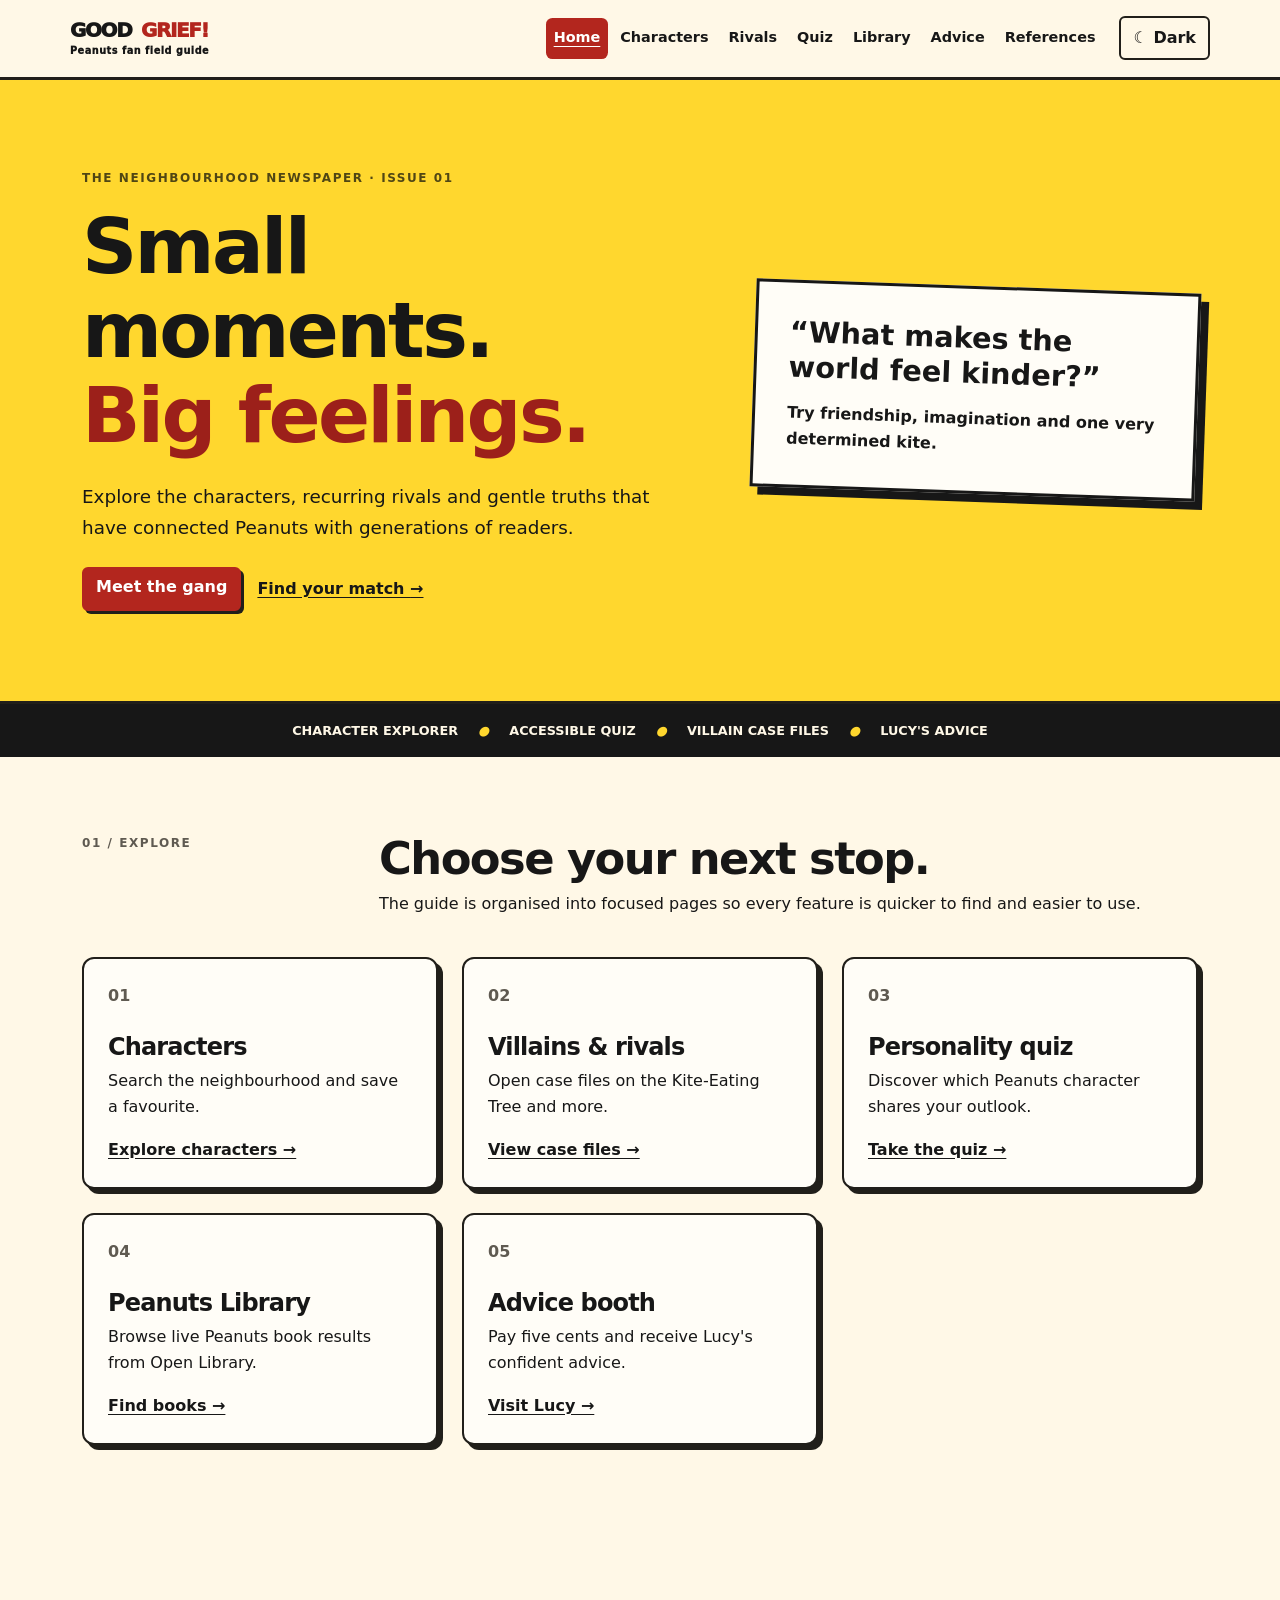
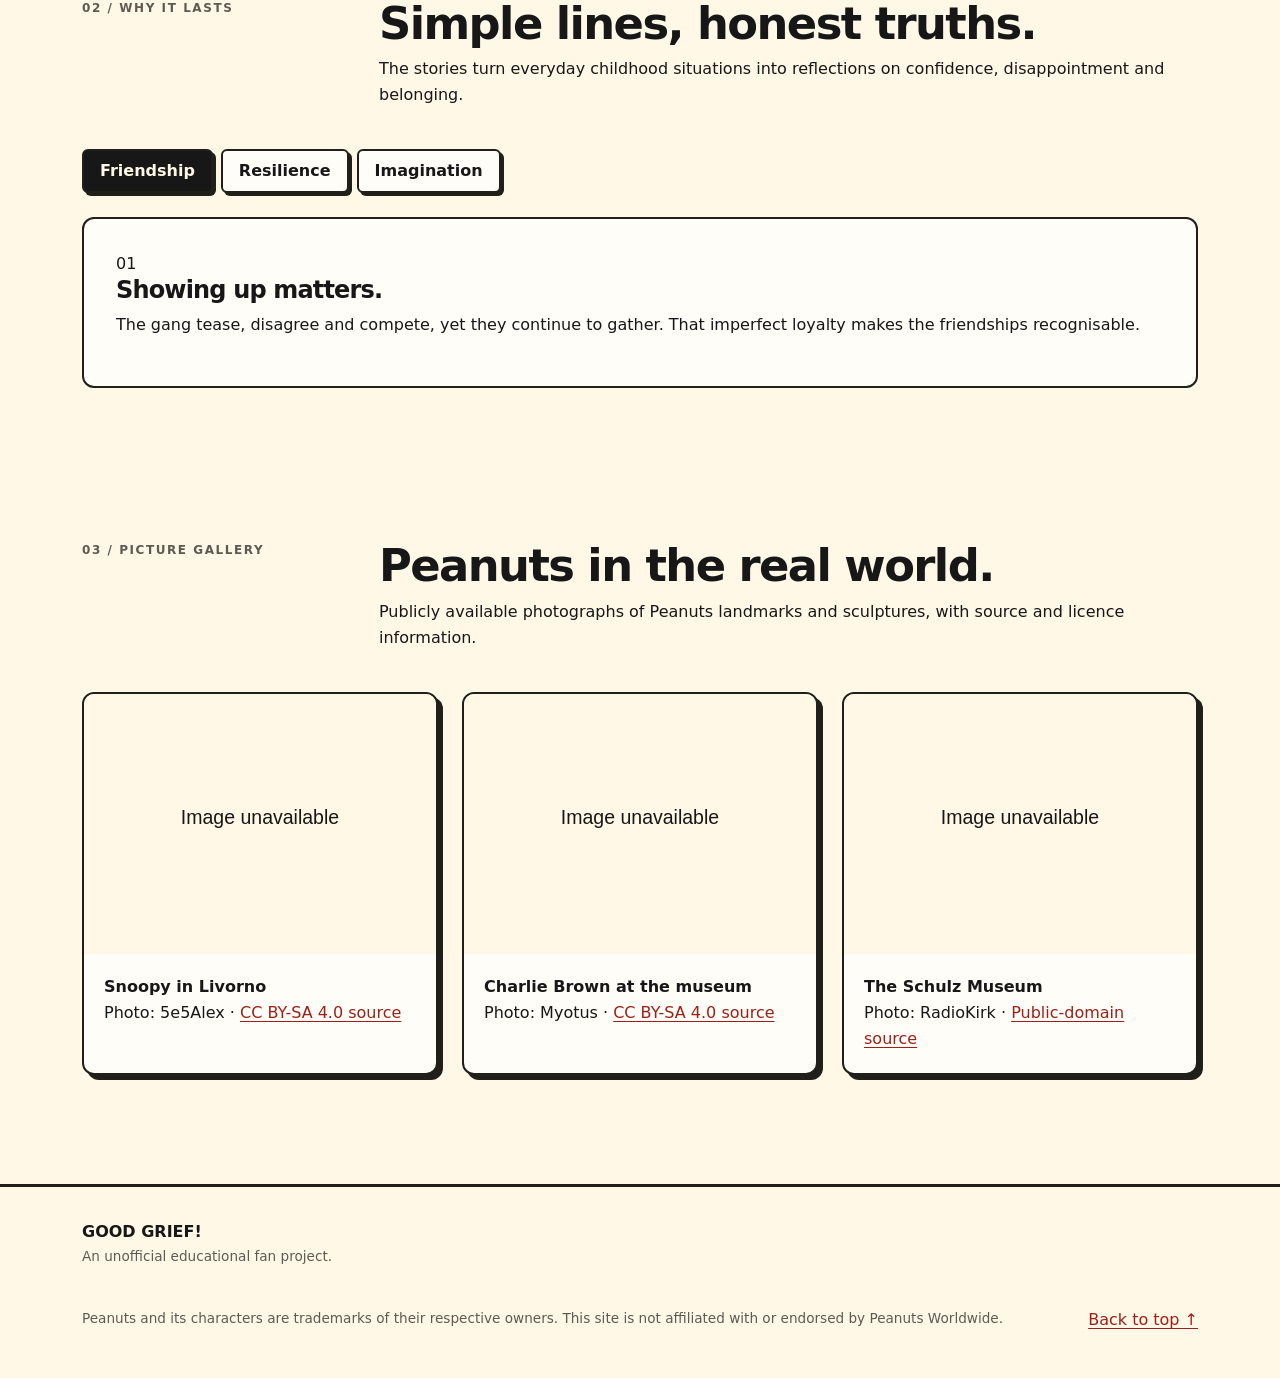
<file: Good-Grief/index.html>
<!DOCTYPE html>
<!--
 FILE: index.html
 PURPOSE: Landing page: introduces the fan guide and links to its main features.
 STRUCTURE: Semantic HTML supplies content and navigation; bootstrap.min.css contains the vendor framework; styles.css contains original layouts and theme.
 app.js supplies the shared libraries and feature initializers, which guard against missing page-specific elements.
 Keep IDs referenced by JavaScript and aria-controls/aria-labelledby in sync when editing.
 This file is static and can be hosted on GitHub Pages; no Python or server application is needed.
-->
<html lang="en">
 <!-- Document metadata and shared assets. The deferred script runs after HTML parsing so feature controls exist before initialization. -->
 <head>
  <meta charset="utf-8"/>
  <meta content="width=device-width,initial-scale=1" name="viewport"/>
  <meta content="An accessible interactive fan guide celebrating the characters, themes and enduring appeal of Peanuts." name="description"/>
  <meta content="#f7cf32" name="theme-color"/>
  <title>
   Good Grief! | Peanuts Fan Guide
  </title>
  <link href="https://code.jquery.com" rel="preconnect"/>
  <meta content="Good Grief!" name="application-name"/>
  <!-- Third-party Bootstrap components; original styles load second. -->
  <link href="bootstrap.min.css" rel="stylesheet"/>
  <link href="styles.css" rel="stylesheet"/>
  <script defer="" src="app.js">
  </script>
 </head>
 <body data-page="index">
  <a class="skip-link" href="#main">
   Skip to main content
  </a>
  <div aria-hidden="true" class="reading-progress" id="readingProgress">
  </div>
  <!-- Shared navigation is written into the HTML, so every destination remains available without JavaScript. Bootstrap progressively enhances the mobile collapse control. -->
  <header class="site-header" id="top" tabindex="-1">
   <div class="shell nav-shell container navbar navbar-expand-xl gap-3 py-3">
    <a aria-label="Good Grief home" class="brand navbar-brand" href="index.html">
     <span>
      GOOD
     </span>
     <span>
      GRIEF!
     </span>
     <small>
      Peanuts fan field guide
     </small>
    </a>
    <button aria-controls="primaryNav" aria-expanded="false" aria-label="Toggle navigation" class="navbar-toggler" data-bs-target="#primaryNav" data-bs-toggle="collapse" id="menuButton" type="button">
     <span class="navbar-toggler-icon">
     </span>
    </button>
    <button aria-label="Switch to dark mode" aria-pressed="false" class="theme-toggle btn btn-outline-secondary ms-auto order-xl-last" id="themeToggle" type="button">
     <span aria-hidden="true" class="theme-toggle-icon">
      ☾
     </span>
     <span class="theme-toggle-text">
      Dark
     </span>
    </button>
    <nav aria-label="Main navigation" class="collapse navbar-collapse" id="primaryNav">
     <div class="navbar-nav ms-auto gap-1">
      <a aria-current="page" class="nav-link active" href="index.html">
       Home
      </a>
      <a class="nav-link" href="characters.html">
       Characters
      </a>
      <a class="nav-link" href="villains.html">
       Rivals
      </a>
      <a class="nav-link" href="quiz.html">
       Quiz
      </a>
      <a class="nav-link" href="books.html">
       Library
      </a>
      <a class="nav-link" href="advice.html">
       Advice
      </a>
      <a class="nav-link" href="references.html">
       References
      </a>
     </div>
    </nav>
   </div>
  </header>
  <p class="connection-status shell container alert alert-warning my-3" hidden="" id="connectionStatus" role="status">
  </p>
  <noscript>
   <p class="shell container">
    Navigation works without JavaScript. Enable JavaScript for quizzes, filters and other interactive features.
    <a href="index.html">
     Return home
    </a>
    .
   </p>
  </noscript>
  <!-- Main content landmark. The skip link targets this region to bypass repeated navigation. -->
  <main id="main" tabindex="-1">
   <!-- CONTENT SECTION: Small moments. Big feelings.. Original CSS Grid rules control content layout; semantic headings provide the document outline. -->
   <section aria-labelledby="heroTitle" class="hero">
    <div class="shell hero-grid container">
     <div class="align-items-center hero-layout">
      <div>
       <div class="hero-copy">
        <p class="eyebrow">
         The neighbourhood newspaper · Issue 01
        </p>
        <h1 id="heroTitle">
         Small moments.
         <br/>
         <em>
          Big feelings.
         </em>
        </h1>
        <p class="hero-intro">
         Explore the characters, recurring rivals and gentle truths that
              have connected Peanuts with generations of readers.
        </p>
        <div class="hero-actions d-flex flex-wrap gap-3 align-items-center">
         <a class="button btn btn-primary" href="characters.html">
          Meet the gang
         </a>
         <a class="text-link" href="quiz.html">
          Find your match
          <span aria-hidden="true">
           →
          </span>
         </a>
        </div>
       </div>
      </div>
      <div>
       <div aria-label="Thought for today" class="hero-note">
        <span aria-hidden="true" class="note-pin">
        </span>
        <p>
         “What makes the world feel kinder?”
        </p>
        <strong>
         Try friendship, imagination and one very determined kite.
        </strong>
       </div>
      </div>
     </div>
    </div>
    <div aria-hidden="true" class="zigzag">
    </div>
   </section>
   <!-- CONTENT SECTION: Site highlights. Original CSS Grid rules control content layout; semantic headings provide the document outline. -->
   <section aria-label="Site highlights" class="ticker">
    <div class="ticker-track">
     <span>
      CHARACTER EXPLORER
     </span>
     <i>
      ●
     </i>
     <span>
      ACCESSIBLE QUIZ
     </span>
     <i>
      ●
     </i>
     <span>
      VILLAIN CASE FILES
     </span>
     <i>
      ●
     </i>
     <span>
      LUCY'S ADVICE
     </span>
    </div>
   </section>
   <!-- CONTENT SECTION: Choose your next stop.. Original CSS Grid rules control content layout; semantic headings provide the document outline. -->
   <section aria-labelledby="exploreTitle" class="section shell guide-links container">
    <div class="section-heading align-items-start mb-4">
     <p class="eyebrow">
      01 / Explore
     </p>
     <div>
      <h2 id="exploreTitle">
       Choose your next stop.
      </h2>
      <p>
       The guide is organised into focused pages so every feature is
              quicker to find and easier to use.
      </p>
     </div>
    </div>
    <div class="page-card-grid content-grid">
     <div class="grid-item">
      <a class="page-card card h-100 card-body" href="characters.html">
       <span>
        01
       </span>
       <h3>
        Characters
       </h3>
       <p>
        Search the neighbourhood and save a favourite.
       </p>
       <strong>
        Explore characters →
       </strong>
      </a>
     </div>
     <div class="grid-item">
      <a class="page-card card h-100 card-body" href="villains.html">
       <span>
        02
       </span>
       <h3>
        Villains &amp; rivals
       </h3>
       <p>
        Open case files on the Kite-Eating Tree and more.
       </p>
       <strong>
        View case files →
       </strong>
      </a>
     </div>
     <div class="grid-item">
      <a class="page-card card h-100 card-body" href="quiz.html">
       <span>
        03
       </span>
       <h3>
        Personality quiz
       </h3>
       <p>
        Discover which Peanuts character shares your outlook.
       </p>
       <strong>
        Take the quiz →
       </strong>
      </a>
     </div>
     <div class="grid-item">
      <a class="page-card card h-100 card-body" href="books.html">
       <span>
        04
       </span>
       <h3>
        Peanuts Library
       </h3>
       <p>
        Browse live Peanuts book results from Open Library.
       </p>
       <strong>
        Find books →
       </strong>
      </a>
     </div>
     <div class="grid-item">
      <a class="page-card card h-100 card-body" href="advice.html">
       <span>
        05
       </span>
       <h3>
        Advice booth
       </h3>
       <p>
        Pay five cents and receive Lucy's confident advice.
       </p>
       <strong>
        Visit Lucy →
       </strong>
      </a>
     </div>
    </div>
   </section>
   <!-- CONTENT SECTION: Simple lines, honest truths.. Original CSS Grid rules control content layout; semantic headings provide the document outline. -->
   <section aria-labelledby="themesTitle" class="section themes-section" id="themes">
    <div class="shell container">
     <div class="section-heading align-items-start mb-4">
      <p class="eyebrow">
       02 / Why it lasts
      </p>
      <div>
       <h2 id="themesTitle">
        Simple lines, honest truths.
       </h2>
       <p>
        The stories turn everyday childhood situations into reflections
                on confidence, disappointment and belonging.
       </p>
      </div>
     </div>
     <div aria-label="Peanuts themes" class="theme-tabs nav nav-pills gap-2 mb-4" role="tablist">
      <button aria-controls="panel-friendship" aria-selected="true" class="btn btn-primary nav-link" id="tab-friendship" role="tab" tabindex="0">
       Friendship
      </button>
      <button aria-controls="panel-friendship" aria-selected="false" class="btn btn-primary nav-link" id="tab-resilience" role="tab" tabindex="-1">
       Resilience
      </button>
      <button aria-controls="panel-friendship" aria-selected="false" class="btn btn-primary nav-link" id="tab-imagination" role="tab" tabindex="-1">
       Imagination
      </button>
     </div>
     <div aria-labelledby="tab-friendship" class="theme-panel" id="panel-friendship" role="tabpanel" tabindex="0">
      <span class="panel-number">
       01
      </span>
      <div>
       <h3>
        Showing up matters.
       </h3>
       <p>
        The gang tease, disagree and compete, yet they continue to
                gather. That imperfect loyalty makes the friendships
                recognisable.
       </p>
      </div>
     </div>
    </div>
   </section>
   <!-- CONTENT SECTION: Peanuts in the real world.. Original CSS Grid rules control content layout; semantic headings provide the document outline. -->
   <section aria-labelledby="galleryTitle" class="section shell gallery-section container" id="gallery">
    <div class="section-heading align-items-start mb-4">
     <p class="eyebrow">
      03 / Picture gallery
     </p>
     <div>
      <h2 id="galleryTitle">
       Peanuts in the real world.
      </h2>
      <p>
       Publicly available photographs of Peanuts landmarks and
              sculptures, with source and licence information.
      </p>
     </div>
    </div>
    <div class="photo-grid content-grid">
     <div class="grid-item">
      <figure class="photo-card photo-tall card h-100">
       <img alt="White Snoopy statue in the grounds of Villa Fabbricotti in Livorno" decoding="async" fetchpriority="low" height="768" loading="lazy" src="https://commons.wikimedia.org/wiki/Special:Redirect/file/Statua%20di%20Snoopy%20Villa%20Fabbricotti%20Livorno.jpg" width="576"/>
       <figcaption>
        <strong>
         Snoopy in Livorno
        </strong>
        <span>
         Photo: 5e5Alex ·
         <a href="https://commons.wikimedia.org/wiki/File:Statua_di_Snoopy_Villa_Fabbricotti_Livorno.jpg" rel="noopener" target="_blank">
          CC BY-SA 4.0 source
          <span class="sr-only">
           (opens in a new tab)
          </span>
         </a>
        </span>
       </figcaption>
      </figure>
     </div>
     <div class="grid-item">
      <figure class="photo-card card h-100">
       <img alt="Charlie Brown statue outside the Charles M. Schulz Museum" decoding="async" fetchpriority="low" height="600" loading="lazy" src="https://commons.wikimedia.org/wiki/Special:Redirect/file/Charles%20Schulz%20Museum-statue%20of%20Charlie%20Brown.jpg" width="800"/>
       <figcaption>
        <strong>
         Charlie Brown at the museum
        </strong>
        <span>
         Photo: Myotus ·
         <a href="https://commons.wikimedia.org/wiki/File:Charles_Schulz_Museum-statue_of_Charlie_Brown.jpg" rel="noopener" target="_blank">
          CC BY-SA 4.0 source
          <span class="sr-only">
           (opens in a new tab)
          </span>
         </a>
        </span>
       </figcaption>
      </figure>
     </div>
     <div class="grid-item">
      <figure class="photo-card card h-100">
       <img alt="Exterior of the Charles M. Schulz Museum and Research Center" decoding="async" fetchpriority="low" height="600" loading="lazy" src="https://commons.wikimedia.org/wiki/Special:Redirect/file/Charles%20schulz%20museum.jpg" width="800"/>
       <figcaption>
        <strong>
         The Schulz Museum
        </strong>
        <span>
         Photo: RadioKirk ·
         <a href="https://commons.wikimedia.org/wiki/File:Charles_schulz_museum.jpg" rel="noopener" target="_blank">
          Public-domain source
          <span class="sr-only">
           (opens in a new tab)
          </span>
         </a>
        </span>
       </figcaption>
      </figure>
     </div>
    </div>
   </section>
  </main>
  <!-- Shared footer with project identity and navigation. Keep its content consistent across pages. -->
  <footer>
   <div class="shell footer-grid container d-flex flex-wrap justify-content-between gap-4">
    <div>
     <strong>
      GOOD GRIEF!
     </strong>
     <p>
      An unofficial educational fan project.
     </p>
    </div>
    <p>
     Peanuts and its characters are trademarks of their respective owners.
          This site is not affiliated with or endorsed by Peanuts Worldwide.
    </p>
    <a href="#top">
     Back to top ↑
    </a>
   </div>
  </footer>
 </body>
</html>
</file>
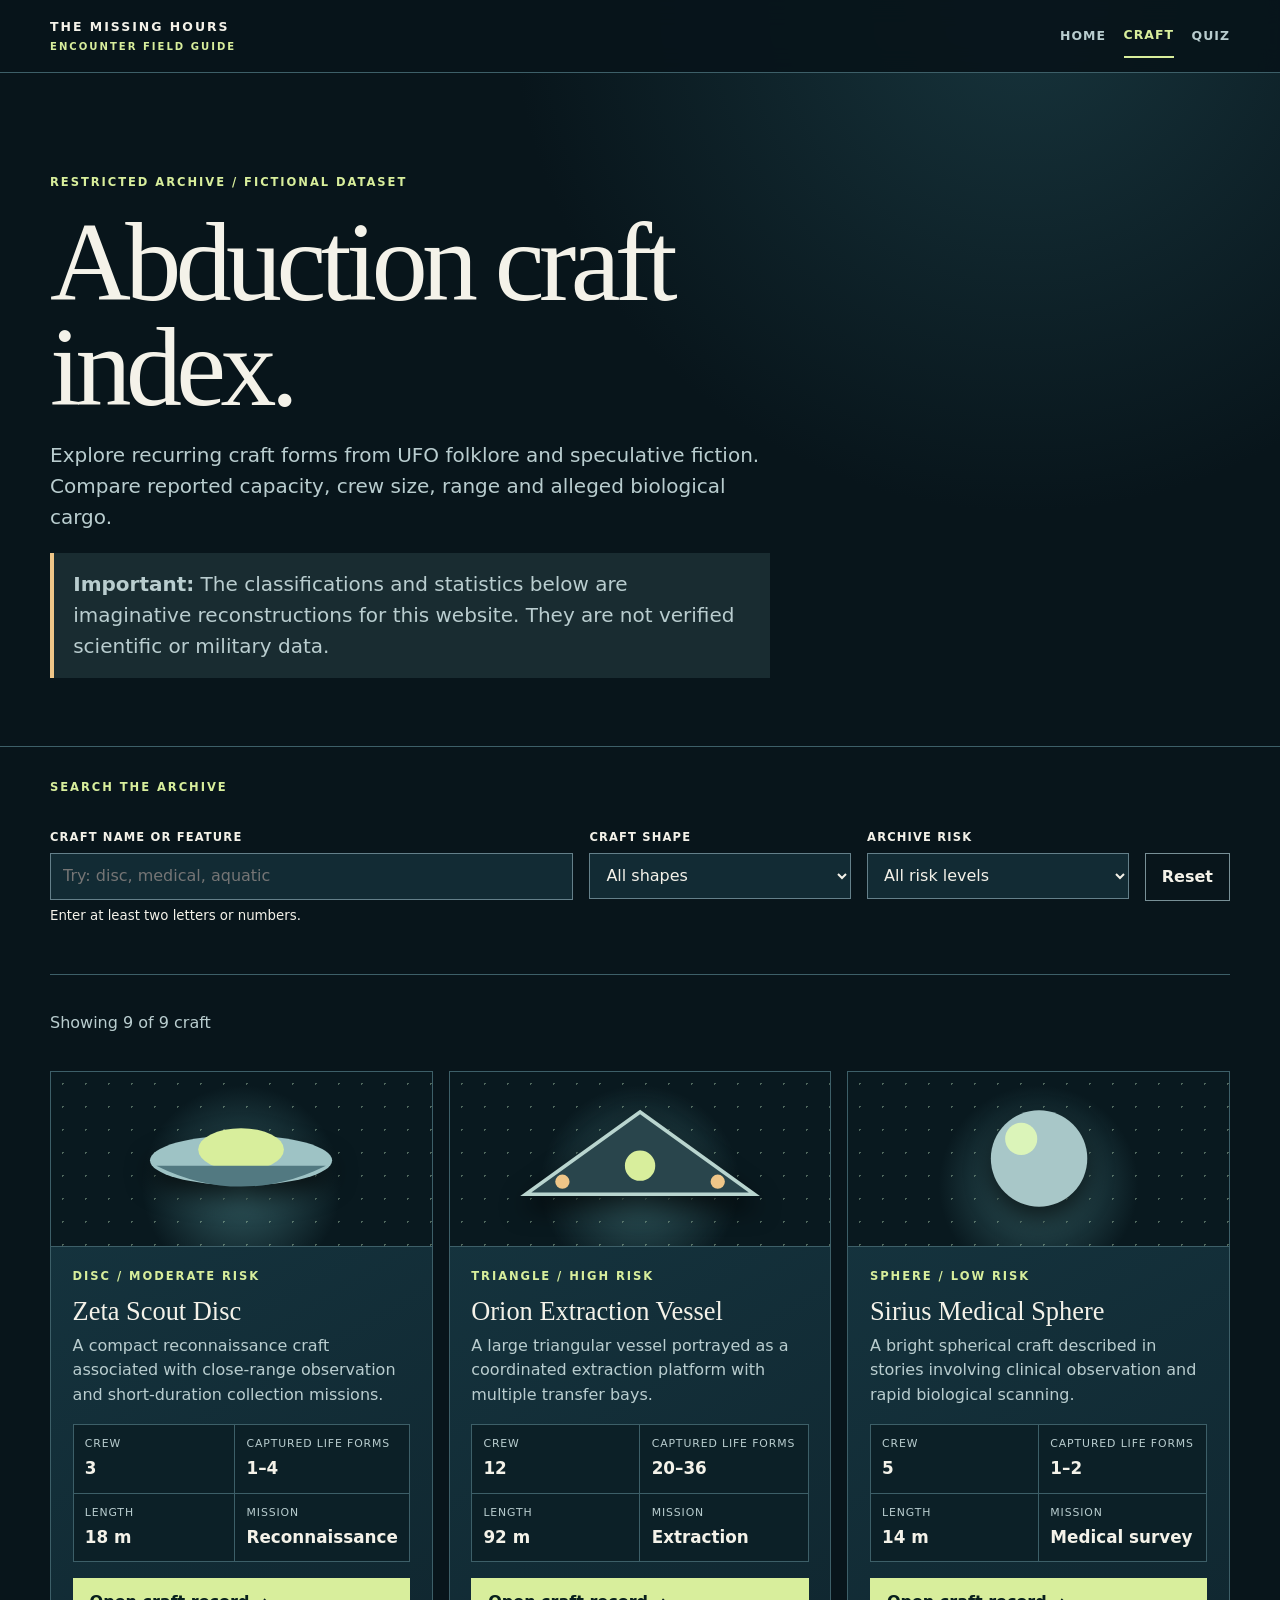
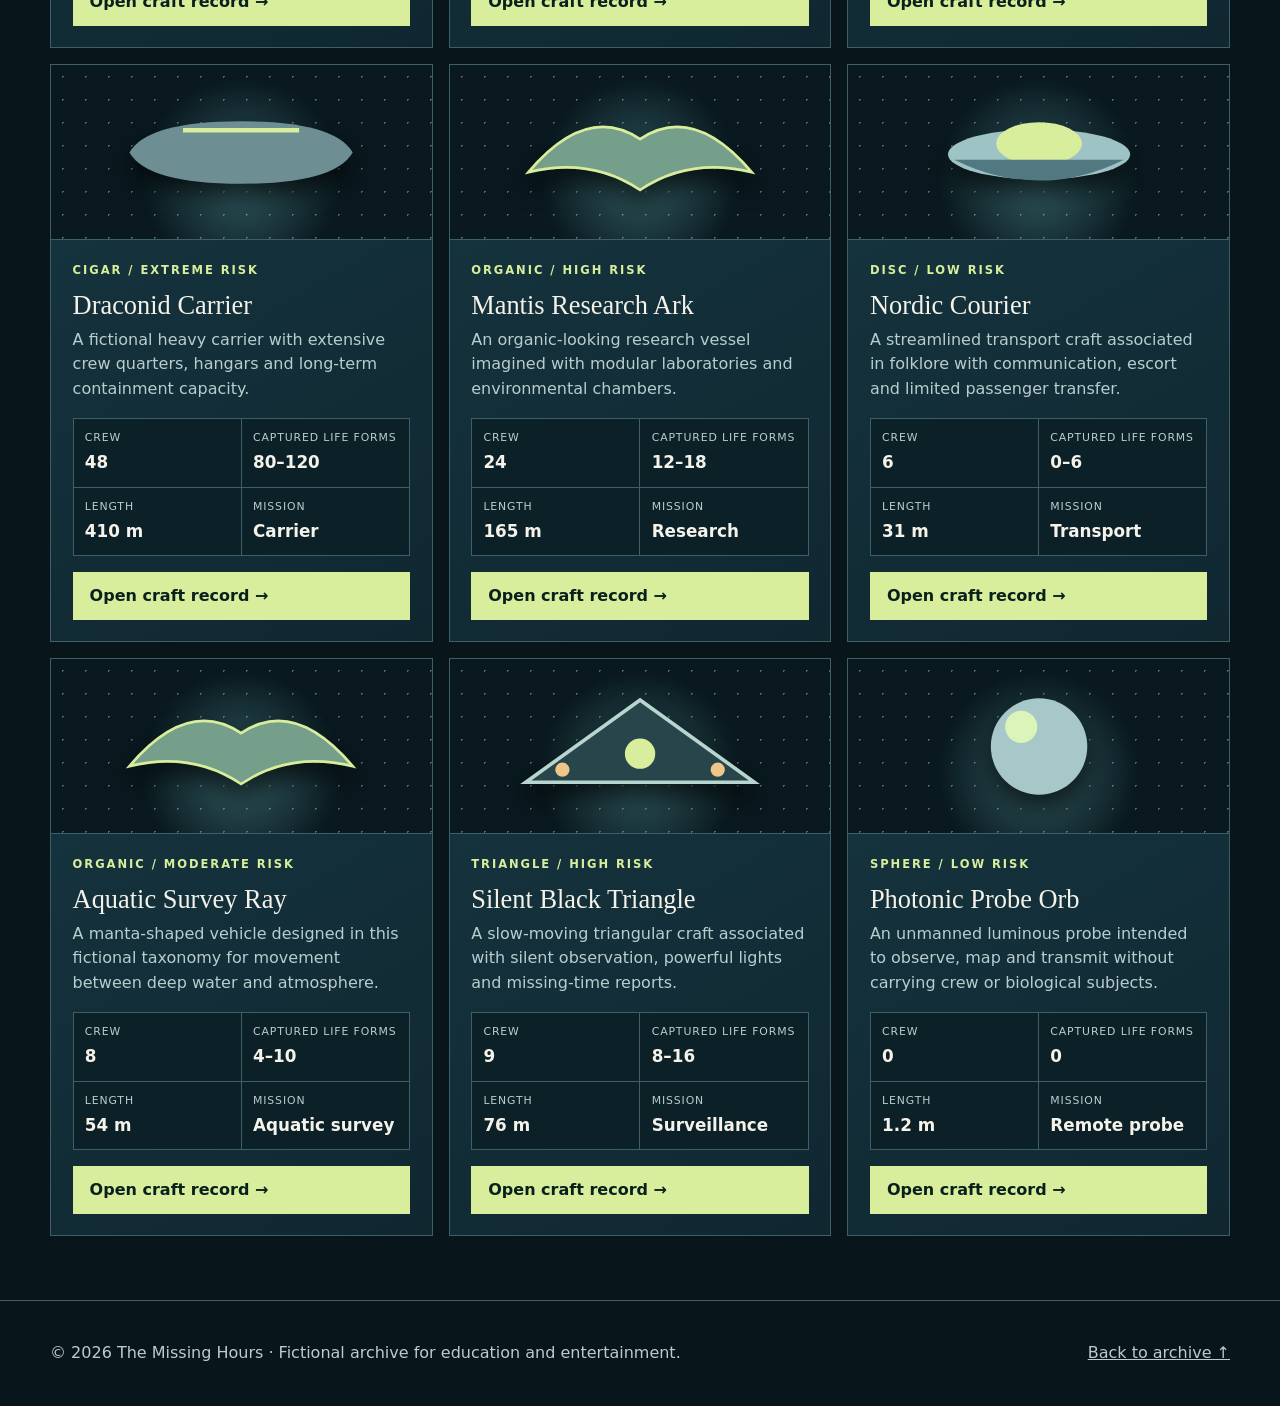
<file: alien-craft.html>
<!doctype html>
<html lang="en">
  <head>
    <meta charset="utf-8" />
    <meta name="viewport" content="width=device-width,initial-scale=1" />
    <meta
      name="description"
      content="A fictional interactive archive of alien abduction craft, reported characteristics and speculative statistics."
    />
    <meta name="theme-color" content="#08151b" />
    <title>Craft Archive | The Missing Hours</title>
    <style>
      :root {
        --bg: #08151b;
        --panel: #102730;
        --panel2: #163641;
        --ink: #f4f2e9;
        --muted: #b9cdcf;
        --line: #3d5f68;
        --signal: #d8ee9c;
        --gold: #efc688;
        --max: 1180px;
        color-scheme: dark;
      }
      * {
        box-sizing: border-box;
      }
      html {
        scroll-behavior: smooth;
      }
      body {
        margin: 0;
        background:
          radial-gradient(circle at 80% 0, #17343c 0, transparent 32rem),
          var(--bg);
        color: var(--ink);
        font:
          1rem/1.55 system-ui,
          -apple-system,
          Segoe UI,
          sans-serif;
      }
      a {
        color: inherit;
      }
      button,
      select,
      input {
        font: inherit;
      }
      button {
        cursor: pointer;
      }
      a:focus-visible,
      button:focus-visible,
      select:focus-visible,
      input:focus-visible {
        outline: 3px solid var(--signal);
        outline-offset: 3px;
      }
      .wrap {
        width: min(var(--max), calc(100% - 2rem));
        margin: auto;
      }
      .skip {
        position: fixed;
        top: -5rem;
        left: 1rem;
        z-index: 20;
        background: var(--signal);
        color: #07171a;
        padding: 0.7rem 1rem;
      }
      .skip:focus {
        top: 1rem;
      }
      .mast {
        position: sticky;
        top: 0;
        z-index: 10;
        background: #08151bf2;
        border-bottom: 1px solid var(--line);
        backdrop-filter: blur(12px);
      }
      .nav {
        min-height: 72px;
        display: flex;
        align-items: center;
        justify-content: space-between;
        gap: 1rem;
      }
      .brand {
        text-decoration: none;
        text-transform: uppercase;
        font-weight: 900;
        letter-spacing: 0.16em;
        font-size: 0.78rem;
      }
      .brand small {
        display: block;
        color: var(--signal);
        font-size: 0.63rem;
        font-weight: 600;
        margin-top: 0.2rem;
      }
      .nav-links {
        display: flex;
        align-items: center;
        gap: 1.1rem;
      }
      .nav-links a {
        text-decoration: none;
        color: var(--muted);
        font-size: 0.78rem;
        font-weight: 800;
        text-transform: uppercase;
        letter-spacing: 0.08em;
        min-height: 44px;
        display: flex;
        align-items: center;
      }
      .nav-links a:hover {
        color: var(--signal);
      }
      .nav-links .active {
        color: var(--signal);
        border-bottom: 2px solid var(--signal);
      }
      .hero {
        padding: clamp(3rem, 8vw, 6rem) 0 3rem;
        border-bottom: 1px solid var(--line);
      }
      .eyebrow,
      .label {
        color: var(--signal);
        text-transform: uppercase;
        font-size: 0.72rem;
        font-weight: 850;
        letter-spacing: 0.17em;
      }
      .hero h1 {
        font:
          400 clamp(3.3rem, 9vw, 7rem) / 0.94 Georgia,
          serif;
        letter-spacing: -0.05em;
        margin: 1rem 0;
        max-width: 12ch;
      }
      .hero p {
        max-width: 720px;
        color: var(--muted);
        font-size: clamp(1.05rem, 2vw, 1.25rem);
      }
      .notice {
        max-width: 840px;
        border-left: 4px solid var(--gold);
        background: #192c31;
        padding: 1rem 1.2rem;
        color: #e9d5b8;
      }
      .controls {
        padding: 1.4rem 0;
        display: grid;
        grid-template-columns: 2fr 1fr 1fr auto;
        gap: 1rem;
        align-items: start;
        border-bottom: 1px solid var(--line);
      }
      .field {
        display: grid;
        gap: 0.35rem;
      }
      .field label {
        font-size: 0.72rem;
        font-weight: 800;
        text-transform: uppercase;
        letter-spacing: 0.1em;
      }
      .field input,
      .field select {
        min-height: 46px;
        width: 100%;
        padding: 0.65rem 0.75rem;
        background: #122b34;
        color: var(--ink);
        border: 1px solid #64808a;
      }
      .field input[aria-invalid="true"] {
        border-color: #ff9d88;
        box-shadow: 0 0 0 1px #ff9d88;
      }
      .field-error {
        min-height: 1.25rem;
        margin: 0;
        color: #ffb19f;
        font-size: 0.82rem;
      }
      .button {
        min-height: 46px;
        padding: 0.65rem 1rem;
        border: 1px solid var(--signal);
        background: var(--signal);
        color: #09201d;
        font-weight: 850;
      }
      .button.secondary {
        background: transparent;
        color: var(--ink);
        border-color: #789097;
      }
      .controls > .button {
        margin-top: 1.5rem;
      }
      .summary {
        padding: 1.2rem 0;
        color: var(--muted);
      }
      .grid {
        display: grid;
        grid-template-columns: repeat(3, minmax(0, 1fr));
        gap: 1rem;
        padding-bottom: 4rem;
      }
      .craft {
        display: flex;
        flex-direction: column;
        background: linear-gradient(150deg, var(--panel2), var(--panel));
        border: 1px solid var(--line);
        min-height: 475px;
        overflow: hidden;
      }
      .craft[hidden] {
        display: none;
      }
      .visual {
        height: 175px;
        display: grid;
        place-items: center;
        position: relative;
        background:
          radial-gradient(circle at 50% 65%, #335d63, transparent 45%), #09191f;
        border-bottom: 1px solid var(--line);
      }
      .visual::before {
        content: "";
        position: absolute;
        inset: 0;
        opacity: 0.4;
        background-image: radial-gradient(#b9dbb9 1px, transparent 1px);
        background-size: 23px 23px;
      }
      .visual svg {
        position: relative;
        width: 82%;
        height: 125px;
        filter: drop-shadow(0 12px 12px #000a);
      }
      .body {
        padding: 1.35rem;
        display: flex;
        flex-direction: column;
        flex: 1;
      }
      .craft h2 {
        font:
          400 1.65rem/1.2 Georgia,
          serif;
        margin: 0.65rem 0 0.35rem;
      }
      .description {
        margin: 0 0 1rem;
        color: var(--muted);
      }
      .stats {
        display: grid;
        grid-template-columns: 1fr 1fr;
        gap: 1px;
        background: var(--line);
        border: 1px solid var(--line);
        margin: auto 0 1rem;
      }
      .stat {
        background: #0c2027;
        padding: 0.7rem;
      }
      .stat span {
        display: block;
        color: var(--muted);
        font-size: 0.68rem;
        text-transform: uppercase;
        letter-spacing: 0.08em;
      }
      .stat strong {
        display: block;
        font-size: 1.05rem;
        margin-top: 0.15rem;
      }
      .detail {
        width: 100%;
        text-align: left;
      }
      .empty {
        padding: 2rem;
        border: 1px dashed var(--line);
        color: var(--muted);
        margin-bottom: 4rem;
      }
      .empty[hidden] {
        display: none;
      }
      dialog {
        position: relative;
        isolation: isolate;
        width: min(650px, calc(100% - 2rem));
        max-height: calc(100% - 2rem);
        overflow: auto;
        padding: 0;
        background: var(--panel);
        color: var(--ink);
        border: 1px solid var(--signal);
        box-shadow: 0 2rem 7rem #000c;
      }
      .dialog-craft-background {
        position: absolute;
        z-index: 0;
        inset: 0;
        display: grid;
        place-items: center;
        overflow: hidden;
        background: radial-gradient(circle at 50% 35%, #426871, #07151b 72%);
      }
      .dialog-craft-background::after {
        position: absolute;
        inset: 0;
        background: linear-gradient(#07151b99, #07151bf2 72%);
        content: "";
      }
      .dialog-craft-background svg {
        width: 90%;
        min-width: 420px;
        opacity: 0.42;
        filter: drop-shadow(0 1.5rem 1.5rem #000);
        transform: translateY(-18%);
      }
      .dialog-head,
      .dialog-body {
        position: relative;
        z-index: 1;
      }
      dialog::backdrop {
        background: #02090ddd;
      }
      .dialog-head {
        padding: 1.3rem 1.5rem;
        border-bottom: 1px solid var(--line);
      }
      .dialog-head h2 {
        font:
          400 2.2rem Georgia,
          serif;
        margin: 0.4rem 0;
      }
      .dialog-body {
        padding: 1.5rem;
      }
      .dialog-body p {
        color: var(--muted);
      }
      .close {
        float: right;
        background: transparent;
        color: var(--ink);
        border: 1px solid var(--line);
        min-width: 44px;
        min-height: 44px;
      }
      footer {
        border-top: 1px solid var(--line);
        padding: 2.5rem 0;
        color: var(--muted);
      }
      footer .wrap {
        display: flex;
        justify-content: space-between;
        gap: 1rem;
        flex-wrap: wrap;
      }
      @media (max-width: 900px) {
        .grid {
          grid-template-columns: repeat(2, minmax(0, 1fr));
        }
        .controls {
          grid-template-columns: 1fr 1fr;
        }
        .field:first-child {
          grid-column: 1/-1;
        }
      }
      @media (max-width: 620px) {
        .nav {
          align-items: flex-start;
          padding: 1rem 0;
          flex-direction: column;
        }
        .nav-links {
          width: 100%;
          overflow-x: auto;
          padding-bottom: 0.35rem;
        }
        .hero {
          padding-top: 2.5rem;
        }
        .controls,
        .grid {
          grid-template-columns: 1fr;
        }
        .field:first-child {
          grid-column: auto;
        }
        .controls > .button {
          margin-top: 0;
        }
        .craft {
          min-height: 0;
        }
        .visual {
          height: 150px;
        }
        .stats {
          grid-template-columns: repeat(2, 1fr);
        }
      }
      @media (prefers-reduced-motion: reduce) {
        html {
          scroll-behavior: auto;
        }
      }
    </style>
  </head>
  <body>
    <a class="skip" href="#archive">Skip to craft archive</a>
    <header class="mast">
      <div class="wrap nav">
        <a class="brand" href="index.html"
          >The Missing Hours<small>Encounter field guide</small></a
        >
        <nav class="nav-links" aria-label="Main navigation">
          <a href="index.html">Home</a
          ><a class="active" href="alien-craft.html" aria-current="page"
            >Craft</a
          ><a href="alien-encounter-quiz.html">Quiz</a>
        </nav>
      </div>
    </header>
    <main>
      <section class="hero">
        <div class="wrap">
          <span class="eyebrow">Restricted archive / fictional dataset</span>
          <h1>Abduction craft index.</h1>
          <p>
            Explore recurring craft forms from UFO folklore and speculative
            fiction. Compare reported capacity, crew size, range and alleged
            biological cargo.
          </p>
          <p class="notice">
            <strong>Important:</strong> The classifications and statistics below
            are imaginative reconstructions for this website. They are not
            verified scientific or military data.
          </p>
        </div>
      </section>
      <section class="wrap" id="archive" aria-labelledby="archiveTitle">
        <h2 id="archiveTitle" class="label" style="margin-top: 2rem">
          Search the archive
        </h2>
        <div class="controls">
          <div class="field">
            <label for="craftSearch">Craft name or feature</label
            ><input
              id="craftSearch"
              type="search"
              placeholder="Try: disc, medical, aquatic"
              autocomplete="off"
              minlength="2"
              maxlength="40"
              aria-describedby="craftSearchHelp craftSearchError"
              aria-invalid="false"
            />
            <small id="craftSearchHelp"
              >Enter at least two letters or numbers.</small
            >
            <p class="field-error" id="craftSearchError" aria-live="polite"></p>
          </div>
          <div class="field">
            <label for="shapeFilter">Craft shape</label
            ><select id="shapeFilter">
              <option value="all">All shapes</option>
              <option value="disc">Disc</option>
              <option value="triangle">Triangle</option>
              <option value="cigar">Cigar</option>
              <option value="sphere">Sphere</option>
              <option value="organic">Organic</option>
            </select>
          </div>
          <div class="field">
            <label for="riskFilter">Archive risk</label
            ><select id="riskFilter">
              <option value="all">All risk levels</option>
              <option value="low">Low</option>
              <option value="moderate">Moderate</option>
              <option value="high">High</option>
              <option value="extreme">Extreme</option>
            </select>
          </div>
          <button class="button secondary" id="resetFilters" type="button">
            Reset
          </button>
        </div>
        <p class="summary" id="resultCount" role="status" aria-live="polite">
          Showing 9 craft
        </p>
        <div class="grid" id="craftGrid"></div>
        <p class="empty" id="emptyState" hidden>
          No craft match those filters. Try a different search or reset the
          archive.
        </p>
      </section>
    </main>
    <footer>
      <div class="wrap">
        <span
          >© 2026 The Missing Hours · Fictional archive for education and
          entertainment.</span
        ><a href="#archive">Back to archive ↑</a>
      </div>
    </footer>
    <dialog id="craftDialog" aria-labelledby="dialogTitle">
      <div
        class="dialog-craft-background"
        id="dialogCraftBackground"
        aria-hidden="true"
      ></div>
      <div class="dialog-head">
        <button
          class="close"
          id="dialogClose"
          type="button"
          aria-label="Close craft details"
        >
          ✕</button
        ><span class="label">Archive detail</span>
        <h2 id="dialogTitle"></h2>
      </div>
      <div class="dialog-body">
        <p id="dialogText"></p>
        <div class="stats" id="dialogStats"></div>
        <p>
          <small
            >All figures are speculative and created for this interactive field
            guide.</small
          >
        </p>
      </div>
    </dialog>
    <script>
      "use strict";
      const craft = [
        {
          name: "Zeta Scout Disc",
          shape: "disc",
          risk: "moderate",
          crew: 3,
          captives: "1–4",
          length: "18 m",
          range: "Planetary",
          role: "Reconnaissance",
          features: "disc silver scout medical beam",
          description:
            "A compact reconnaissance craft associated with close-range observation and short-duration collection missions.",
          detail:
            "Archive stories describe a silent disc with a rotating lower ring, three operating stations and a compact examination bay.",
        },
        {
          name: "Orion Extraction Vessel",
          shape: "triangle",
          risk: "high",
          crew: 12,
          captives: "20–36",
          length: "92 m",
          range: "Interstellar",
          role: "Extraction",
          features: "triangle black extraction hangar stealth",
          description:
            "A large triangular vessel portrayed as a coordinated extraction platform with multiple transfer bays.",
          detail:
            "Its speculative layout includes a command tier, four containment rooms and a ventral bay for smaller scout craft.",
        },
        {
          name: "Sirius Medical Sphere",
          shape: "sphere",
          risk: "low",
          crew: 5,
          captives: "1–2",
          length: "14 m",
          range: "Orbital",
          role: "Medical survey",
          features: "sphere white medical laboratory healing",
          description:
            "A bright spherical craft described in stories involving clinical observation and rapid biological scanning.",
          detail:
            "The interior is imagined as a seamless laboratory in which surfaces act as displays, scanners and control interfaces.",
        },
        {
          name: "Draconid Carrier",
          shape: "cigar",
          risk: "extreme",
          crew: 48,
          captives: "80–120",
          length: "410 m",
          range: "Deep space",
          role: "Carrier",
          features: "cigar carrier reptilian containment large",
          description:
            "A fictional heavy carrier with extensive crew quarters, hangars and long-term containment capacity.",
          detail:
            "The carrier is presented as a mobile base rather than a landing craft, deploying smaller vehicles for surface operations.",
        },
        {
          name: "Mantis Research Ark",
          shape: "organic",
          risk: "high",
          crew: 24,
          captives: "12–18",
          length: "165 m",
          range: "Interstellar",
          role: "Research",
          features: "organic mantis research genetic biological ark",
          description:
            "An organic-looking research vessel imagined with modular laboratories and environmental chambers.",
          detail:
            "Its interior is described as grown rather than manufactured, with flexible corridors and rooms that alter configuration.",
        },
        {
          name: "Nordic Courier",
          shape: "disc",
          risk: "low",
          crew: 6,
          captives: "0–6",
          length: "31 m",
          range: "Interstellar",
          role: "Transport",
          features: "disc nordic courier transport luminous",
          description:
            "A streamlined transport craft associated in folklore with communication, escort and limited passenger transfer.",
          detail:
            "The archive model includes a six-seat bridge, a central navigation chamber and two adaptable passenger compartments.",
        },
        {
          name: "Aquatic Survey Ray",
          shape: "organic",
          risk: "moderate",
          crew: 8,
          captives: "4–10",
          length: "54 m",
          range: "Oceanic",
          role: "Aquatic survey",
          features: "organic aquatic underwater ocean survey ray",
          description:
            "A manta-shaped vehicle designed in this fictional taxonomy for movement between deep water and atmosphere.",
          detail:
            "Stories imagine pressure-resistant chambers, water-sampling systems and a flooded habitat for aquatic specimens.",
        },
        {
          name: "Silent Black Triangle",
          shape: "triangle",
          risk: "high",
          crew: 9,
          captives: "8–16",
          length: "76 m",
          range: "Planetary",
          role: "Surveillance",
          features: "triangle black silent surveillance missing time",
          description:
            "A slow-moving triangular craft associated with silent observation, powerful lights and missing-time reports.",
          detail:
            "The speculative plan places propulsion at each corner, with a central sensor well and shielded holding compartment.",
        },
        {
          name: "Photonic Probe Orb",
          shape: "sphere",
          risk: "low",
          crew: 0,
          captives: "0",
          length: "1.2 m",
          range: "Local",
          role: "Remote probe",
          features: "sphere orb probe drone photonic unmanned",
          description:
            "An unmanned luminous probe intended to observe, map and transmit without carrying crew or biological subjects.",
          detail:
            "Rather than an abduction craft, this autonomous unit is imagined as a sensor node that can coordinate with a larger vessel.",
        },
      ];
      const grid = document.querySelector("#craftGrid"),
        search = document.querySelector("#craftSearch"),
        shape = document.querySelector("#shapeFilter"),
        risk = document.querySelector("#riskFilter"),
        count = document.querySelector("#resultCount"),
        empty = document.querySelector("#emptyState"),
        searchError = document.querySelector("#craftSearchError");
      const icon = {
        disc: '<ellipse cx="150" cy="72" rx="102" ry="28" fill="#9ec3c5"/><ellipse cx="150" cy="60" rx="48" ry="24" fill="#d8ee9c"/><path d="M55 78 Q150 125 245 78" fill="#527981"/>',
        triangle:
          '<path d="M150 18 278 110 22 110Z" fill="#29454c" stroke="#b9d5cf" stroke-width="4"/><circle cx="150" cy="78" r="17" fill="#d8ee9c"/><circle cx="63" cy="96" r="8" fill="#efc688"/><circle cx="237" cy="96" r="8" fill="#efc688"/>',
        cigar:
          '<path d="M25 70 Q45 35 150 35T275 70Q255 105 150 105T25 70" fill="#6d8f94"/><path d="M85 45h130" stroke="#d8ee9c" stroke-width="5"/>',
        sphere:
          '<circle cx="150" cy="70" r="54" fill="#a8c7c8"/><circle cx="130" cy="48" r="18" fill="#e9ffb6" opacity=".8"/>',
        organic:
          '<path d="M25 92Q90 15 150 55Q210 15 275 92Q205 75 150 112Q95 75 25 92Z" fill="#759f8b" stroke="#d8ee9c" stroke-width="3"/>',
      };
      function stat(label, value) {
        return `<div class="stat"><span>${label}</span><strong>${value}</strong></div>`;
      }
      function validateSearch() {
        const value = search.value.trim();
        let message = "";
        if (value.length === 1) {
          message = "Enter at least two characters, or clear the search field.";
        } else if (value && !/^[\p{L}\p{N}\s'’-]+$/u.test(value)) {
          message =
            "Use letters, numbers, spaces, apostrophes or hyphens only.";
        }
        search.setAttribute("aria-invalid", String(Boolean(message)));
        searchError.textContent = message;
        return !message;
      }
      function render() {
        if (!validateSearch()) return;
        const term = search.value.trim().toLowerCase();
        const matches = craft.filter(
          (c) =>
            (shape.value === "all" || c.shape === shape.value) &&
            (risk.value === "all" || c.risk === risk.value) &&
            `${c.name} ${c.features} ${c.role}`.toLowerCase().includes(term),
        );
        grid.innerHTML = matches
          .map(
            (c) =>
              `<article class="craft" data-name="${c.name}"><div class="visual" aria-hidden="true"><svg viewBox="0 0 300 140" role="img">${icon[c.shape]}</svg></div><div class="body"><span class="label">${c.shape} / ${c.risk} risk</span><h2>${c.name}</h2><p class="description">${c.description}</p><div class="stats">${stat("Crew", c.crew)}${stat("Captured life forms", c.captives)}${stat("Length", c.length)}${stat("Mission", c.role)}</div><button class="button detail" type="button" data-craft="${c.name}">Open craft record →</button></div></article>`,
          )
          .join("");
        count.textContent = `Showing ${matches.length} of ${craft.length} craft`;
        empty.hidden = matches.length !== 0;
        grid
          .querySelectorAll("[data-craft]")
          .forEach((button) => button.addEventListener("click", openDialog));
      }
      const dialog = document.querySelector("#craftDialog");
      let opener = null;
      function openDialog(event) {
        opener = event.currentTarget;
        const c = craft.find((item) => item.name === opener.dataset.craft);
        document.querySelector("#dialogCraftBackground").innerHTML =
          `<svg viewBox="0 0 300 140" focusable="false">${icon[c.shape]}</svg>`;
        document.querySelector("#dialogTitle").textContent = c.name;
        document.querySelector("#dialogText").textContent = c.detail;
        document.querySelector("#dialogStats").innerHTML =
          stat("Crew", c.crew) +
          stat("Captured life forms", c.captives) +
          stat("Length", c.length) +
          stat("Range", c.range) +
          stat("Mission", c.role) +
          stat("Risk", c.risk);
        dialog.showModal();
      }
      [search, shape, risk].forEach((control) =>
        control.addEventListener(
          control === search ? "input" : "change",
          render,
        ),
      );
      document.querySelector("#resetFilters").addEventListener("click", () => {
        search.value = "";
        search.setAttribute("aria-invalid", "false");
        searchError.textContent = "";
        shape.value = "all";
        risk.value = "all";
        render();
        search.focus();
      });
      document
        .querySelector("#dialogClose")
        .addEventListener("click", () => dialog.close());
      dialog.addEventListener("click", (event) => {
        if (event.target === dialog) dialog.close();
      });
      dialog.addEventListener("close", () => opener?.focus());
      render();
    </script>
  </body>
</html>
</file>
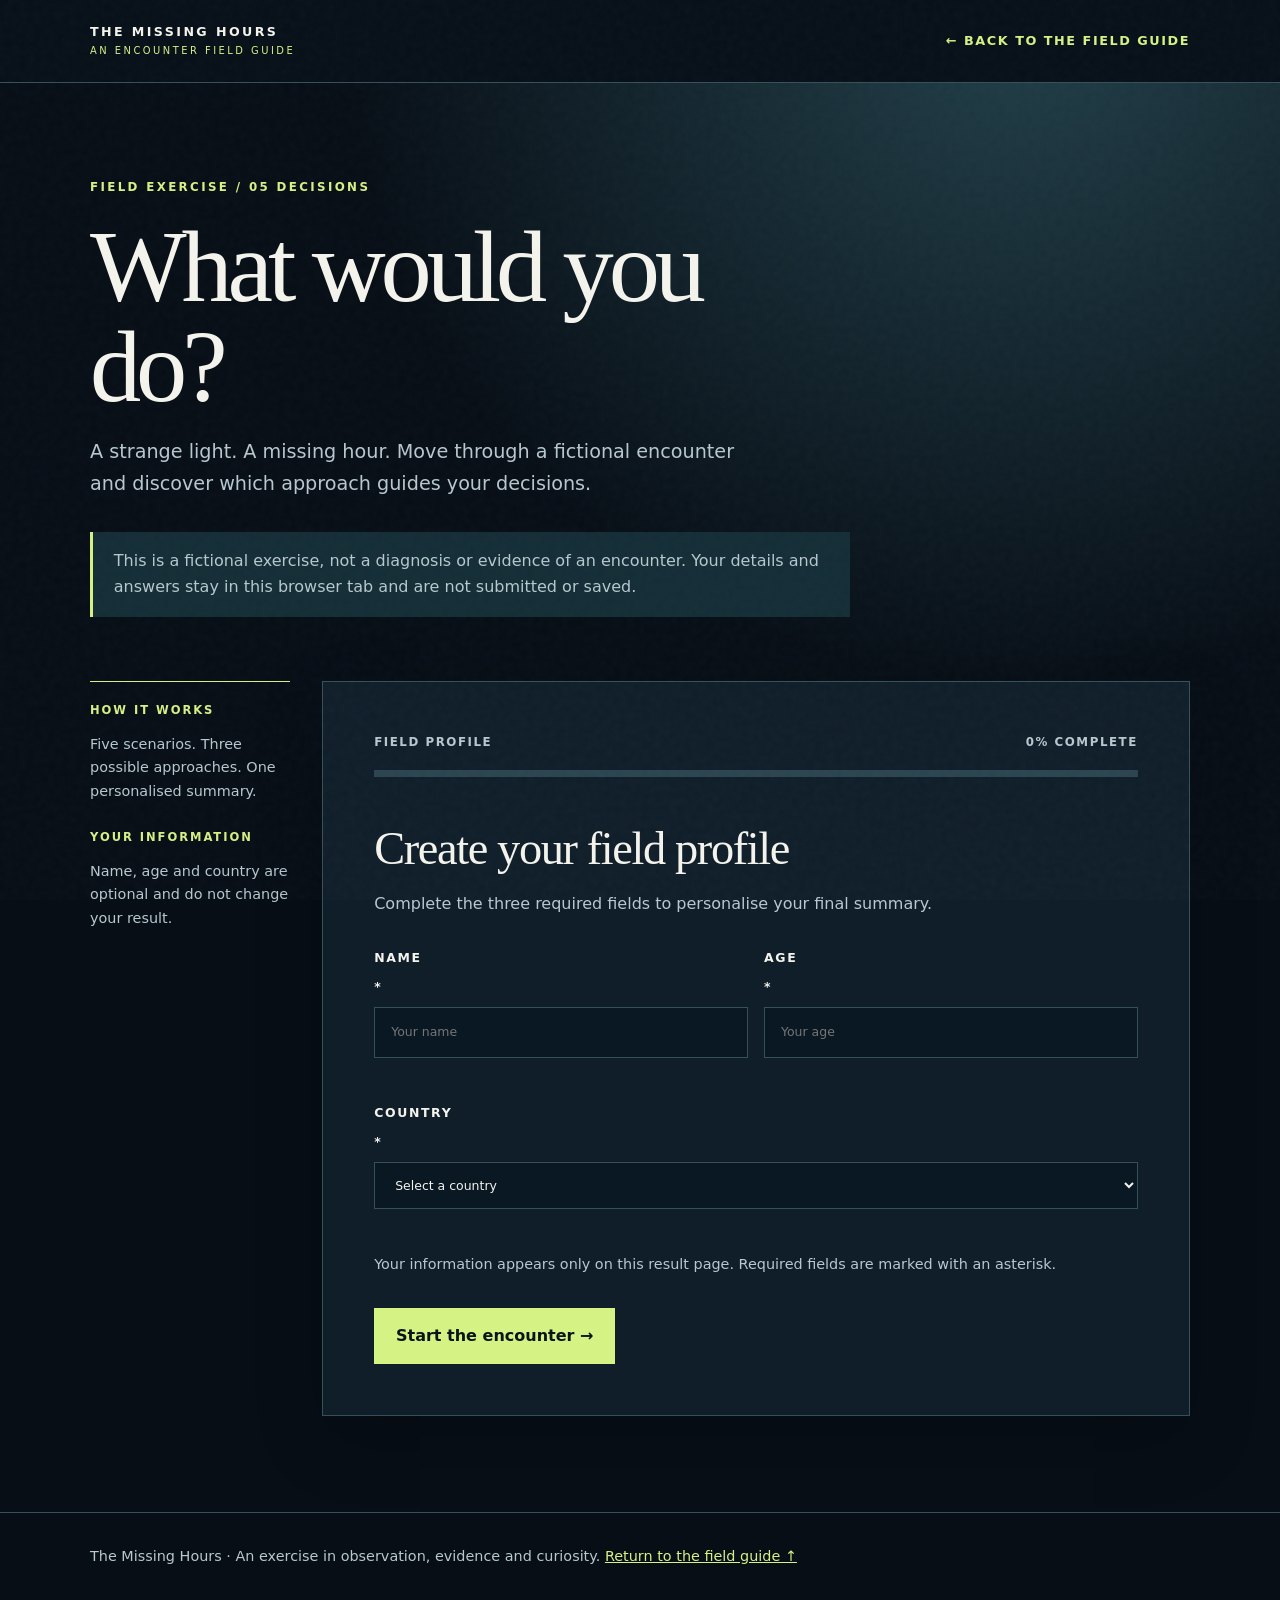
<file: alien-encounter-quiz.html>
<!doctype html>
<html lang="en">
  <head>
    <meta charset="utf-8" />
    <meta name="viewport" content="width=device-width,initial-scale=1" />
    <meta name="theme-color" content="#070e16" />
    <meta
      name="description"
      content="A five-question interactive alien encounter exercise with a personalised summary."
    />
    <title>Alien Encounter Quiz | The Missing Hours</title>
    <style>
      :root {
        --bg: #070e16;
        --panel: #101e2a;
        --panel2: #152838;
        --ink: #f4f4ed;
        --muted: #b7c8cf;
        --line: #36505b;
        --signal: #d5f285;
        --gold: #eac697;
      }
      * {
        box-sizing: border-box;
      }
      html {
        scroll-behavior: smooth;
      }
      body {
        margin: 0;
        background:
          radial-gradient(circle at 80% 0%, #22404a, transparent 36%), var(--bg);
        color: var(--ink);
        font:
          1rem/1.65 system-ui,
          -apple-system,
          Segoe UI,
          sans-serif;
      }
      body::before {
        content: "";
        position: fixed;
        inset: 0;
        z-index: 20;
        pointer-events: none;
        opacity: 0.14;
        background-image: url('data:image/svg+xml,%3Csvg viewBox="0 0 180 180" xmlns="http://www.w3.org/2000/svg"%3E%3Cfilter id="n"%3E%3CfeTurbulence type="fractalNoise" baseFrequency=".7" numOctaves="2" stitchTiles="stitch"/%3E%3C/filter%3E%3Crect width="100%25" height="100%25" filter="url(%23n)" opacity=".22"/%3E%3C/svg%3E');
      }
      a {
        color: var(--signal);
      }
      button,
      input,
      select {
        font: inherit;
      }
      a:focus-visible,
      button:focus-visible,
      input:focus-visible,
      select:focus-visible {
        outline: 3px solid var(--signal);
        outline-offset: 4px;
      }
      .wrap {
        width: min(1100px, calc(100% - 2.5rem));
        margin: auto;
      }
      .skip {
        position: absolute;
        top: -5rem;
        left: 1rem;
        background: var(--signal);
        color: var(--bg);
        padding: 0.7rem 1rem;
        z-index: 30;
      }
      .skip:focus {
        top: 1rem;
      }
      .mast {
        border-bottom: 1px solid var(--line);
        background: #071018;
      }
      .nav {
        min-height: 82px;
        display: flex;
        justify-content: space-between;
        align-items: center;
        gap: 1rem;
      }
      .brand {
        font-size: 0.79rem;
        text-decoration: none;
        text-transform: uppercase;
        letter-spacing: 0.19em;
        font-weight: 900;
        color: var(--ink);
      }
      .brand span {
        display: block;
        color: var(--signal);
        font-size: 0.62rem;
        letter-spacing: 0.25em;
        font-weight: 500;
      }
      .return {
        text-decoration: none;
        font-size: 0.8rem;
        text-transform: uppercase;
        letter-spacing: 0.12em;
        font-weight: 800;
      }
      .return:hover {
        text-decoration: underline;
      }
      .hero {
        padding: clamp(3rem, 7vw, 6.5rem) 0 3rem;
      }
      .eyebrow {
        color: var(--signal);
        text-transform: uppercase;
        letter-spacing: 0.2em;
        font-size: 0.74rem;
        font-weight: 850;
      }
      .hero h1 {
        font:
          400 clamp(3.1rem, 8vw, 6.6rem) / 0.98 Georgia,
          serif;
        letter-spacing: -0.05em;
        max-width: 13ch;
        margin: 1.1rem 0;
      }
      .lead {
        color: var(--muted);
        font-size: 1.2rem;
        max-width: 670px;
      }
      .note {
        border-left: 3px solid var(--signal);
        background: #142d36;
        padding: 1rem 1.3rem;
        color: var(--muted);
        max-width: 760px;
        margin-top: 2rem;
      }
      .layout {
        display: grid;
        grid-template-columns: 200px minmax(0, 1fr);
        gap: 2rem;
        align-items: start;
        margin-bottom: 6rem;
      }
      .side {
        border-top: 1px solid var(--signal);
        padding-top: 1.2rem;
        color: var(--muted);
        font-size: 0.9rem;
      }
      .side strong {
        display: block;
        color: var(--signal);
        font-size: 0.72rem;
        text-transform: uppercase;
        letter-spacing: 0.17em;
        margin-bottom: 0.8rem;
      }
      .side p {
        margin: 0.5rem 0 1.5rem;
      }
      .quiz {
        background: var(--panel);
        border: 1px solid var(--line);
        padding: clamp(1.3rem, 4vw, 3.2rem);
        box-shadow: 0 1.5rem 4rem #0003;
      }
      .topline {
        display: flex;
        justify-content: space-between;
        gap: 1rem;
        color: var(--muted);
        font-size: 0.74rem;
        text-transform: uppercase;
        letter-spacing: 0.13em;
        font-weight: 800;
      }
      .meter {
        height: 7px;
        background: #2b4550;
        margin: 1.1rem 0 2.8rem;
      }
      .meter span {
        display: block;
        height: 100%;
        width: 0;
        background: var(--signal);
        transition: width 0.25s;
      }
      .question {
        font:
          400 clamp(1.9rem, 4vw, 2.9rem) / 1.15 Georgia,
          serif;
        letter-spacing: -0.03em;
        margin: 0.5rem 0 1rem;
      }
      .scene,
      .helper {
        color: var(--muted);
      }
      .scene {
        margin: 0 0 1.9rem;
      }
      .helper {
        font-size: 0.9rem;
      }
      .profile-fields {
        display: grid;
        grid-template-columns: repeat(2, minmax(0, 1fr));
        gap: 1rem;
      }
      .profile-fields label {
        display: grid;
        gap: 0.55rem;
        font-size: 0.78rem;
        font-weight: 800;
        text-transform: uppercase;
        letter-spacing: 0.13em;
      }
      .profile-fields label:last-child {
        grid-column: 1/-1;
      }
      .profile-fields input,
      .profile-fields select {
        min-width: 0;
        width: 100%;
        padding: 0.9rem 1rem;
        border: 1px solid var(--line);
        border-radius: 0;
        background: #091823;
        color: var(--ink);
        text-transform: none;
        letter-spacing: normal;
        font-weight: 450;
      }
      .profile-fields select option {
        background: #091823;
        color: var(--ink);
      }
      .profile-fields input[aria-invalid="true"],
      .profile-fields select[aria-invalid="true"] {
        border-color: #ffad91;
        box-shadow: 0 0 0 1px #ffad91;
      }
      .field-error {
        min-height: 1.25rem;
        color: #ffcfaa;
        font-size: 0.78rem;
        font-weight: 500;
        letter-spacing: normal;
        text-transform: none;
      }
      .form-error-summary {
        margin: 1rem 0 0;
        padding: 0.85rem 1rem;
        border-left: 3px solid #ffad91;
        background: #321c1c;
        color: #ffcfaa;
      }
      .form-error-summary:empty {
        display: none;
      }
      .options {
        display: grid;
        gap: 0.75rem;
      }
      .choice {
        display: flex;
        align-items: start;
        gap: 1rem;
        border: 1px solid var(--line);
        background: #091823;
        padding: 1.1rem 1.25rem;
        cursor: pointer;
        transition:
          border-color 0.2s,
          background 0.2s;
      }
      .choice:hover,
      .choice:has(input:checked) {
        border-color: var(--signal);
        background: #18353b;
      }
      .choice input {
        flex: none;
        width: 1.2rem;
        height: 1.2rem;
        accent-color: var(--signal);
        margin: 0.17rem 0 0;
      }
      .actions {
        display: flex;
        flex-wrap: wrap;
        gap: 0.8rem;
        margin-top: 2rem;
      }
      button {
        border: 1px solid var(--signal);
        background: var(--signal);
        color: #08161a;
        padding: 0.85rem 1.3rem;
        font-weight: 850;
        cursor: pointer;
      }
      button:hover {
        filter: brightness(1.12);
      }
      button.secondary {
        background: transparent;
        color: var(--ink);
        border-color: var(--line);
      }
      button:disabled {
        opacity: 0.45;
        cursor: not-allowed;
      }
      .error {
        color: #ffcfaa;
        min-height: 1.4rem;
      }
      .result {
        border-top: 1px solid var(--line);
        padding-top: 1rem;
      }
      .result h2 {
        font:
          400 clamp(2.1rem, 5vw, 3.6rem) / 1.1 Georgia,
          serif;
        letter-spacing: -0.035em;
      }
      .score {
        color: var(--signal);
        font-size: 0.74rem;
        text-transform: uppercase;
        letter-spacing: 0.2em;
        font-weight: 850;
      }
      .identity {
        color: var(--muted);
        border-bottom: 1px solid var(--line);
        padding-bottom: 1.2rem;
      }
      .summary-grid {
        display: grid;
        grid-template-columns: repeat(3, minmax(0, 1fr));
        gap: 0.65rem;
        margin: 1.6rem 0;
      }
      .summary-card {
        background: #091823;
        border: 1px solid var(--line);
        padding: 1rem;
      }
      .summary-card strong {
        display: block;
        color: var(--signal);
        font:
          400 2rem Georgia,
          serif;
      }
      .summary-card span {
        color: var(--muted);
        font-size: 0.8rem;
      }
      .takeaway {
        border-left: 3px solid var(--signal);
        background: #183138;
        padding: 1.4rem;
        margin: 1.5rem 0;
      }
      .takeaway p {
        margin: 0.6rem 0 0;
      }
      .review {
        list-style: none;
        padding: 0;
        display: grid;
        gap: 0.75rem;
      }
      .review li {
        background: #091823;
        border-left: 2px solid var(--line);
        padding: 1rem;
      }
      .review strong {
        display: block;
      }
      .review small {
        color: var(--muted);
      }
      footer {
        border-top: 1px solid var(--line);
        padding: 2rem 0;
        color: var(--muted);
        font-size: 0.9rem;
      }
      @media (max-width: 780px) {
        .layout {
          grid-template-columns: 1fr;
          gap: 1.2rem;
        }
        .side {
          display: flex;
          justify-content: space-between;
          gap: 1rem;
          flex-wrap: wrap;
        }
        .side p {
          margin: 0;
        }
        .hero {
          padding-bottom: 1.5rem;
        }
      }
      @media (max-width: 520px) {
        .nav {
          align-items: start;
          flex-direction: column;
          padding: 1.2rem 0;
        }
        .profile-fields,
        .summary-grid {
          grid-template-columns: 1fr;
        }
        .profile-fields label:last-child {
          grid-column: auto;
        }
        .quiz {
          padding: 1.4rem;
        }
        .side {
          display: block;
        }
        .side p {
          margin: 0.5rem 0 1rem;
        }
      }
      @media (prefers-reduced-motion: reduce) {
        html {
          scroll-behavior: auto;
        }
        *,
        *::before,
        *::after {
          transition: none !important;
        }
      }
    </style>
  </head>
  <body>
    <a class="skip" href="#main">Skip to quiz</a>
    <header class="mast">
      <div class="wrap nav">
        <a class="brand" href="index.html"
          >The Missing Hours<span>An encounter field guide</span></a
        ><a class="return" href="index.html">← Back to the field guide</a>
      </div>
    </header>
    <main class="wrap" id="main">
      <section class="hero">
        <span class="eyebrow">Field exercise / 05 decisions</span>
        <h1>What would you do?</h1>
        <p class="lead">
          A strange light. A missing hour. Move through a fictional encounter
          and discover which approach guides your decisions.
        </p>
        <p class="note">
          This is a fictional exercise, not a diagnosis or evidence of an
          encounter. Your details and answers stay in this browser tab and are
          not submitted or saved.
        </p>
      </section>
      <div class="layout">
        <aside class="side">
          <div>
            <strong>How it works</strong>
            <p>
              Five scenarios. Three possible approaches. One personalised
              summary.
            </p>
          </div>
          <div>
            <strong>Your information</strong>
            <p>
              Name, age and country are optional and do not change your result.
            </p>
          </div>
        </aside>
        <section class="quiz" aria-label="Alien encounter quiz">
          <div class="topline">
            <span id="step">Field profile</span
            ><span id="progressText">0% complete</span>
          </div>
          <div
            class="meter"
            role="progressbar"
            aria-label="Quiz progress"
            aria-valuemin="0"
            aria-valuemax="5"
            aria-valuenow="0"
            id="progress"
          >
            <span id="fill"></span>
          </div>
          <form id="profileForm" novalidate>
            <h2 class="question">Create your field profile</h2>
            <p class="scene">
              Complete the three required fields to personalise your final
              summary.
            </p>
            <div class="profile-fields">
              <label for="visitorName"
                >Name <span aria-hidden="true">*</span
                ><input
                  id="visitorName"
                  name="visitorName"
                  type="text"
                  minlength="2"
                  maxlength="60"
                  autocomplete="name"
                  placeholder="Your name"
                  required
                  aria-invalid="false"
                  aria-describedby="visitorNameError" /><span
                  class="field-error"
                  id="visitorNameError"
                  aria-live="polite"
                ></span></label
              ><label for="visitorAge"
                >Age <span aria-hidden="true">*</span
                ><input
                  id="visitorAge"
                  name="visitorAge"
                  type="number"
                  min="13"
                  max="120"
                  step="1"
                  inputmode="numeric"
                  placeholder="Your age"
                  required
                  aria-invalid="false"
                  aria-describedby="visitorAgeError" /><span
                  class="field-error"
                  id="visitorAgeError"
                  aria-live="polite"
                ></span></label
              ><label for="visitorLocation"
                >Country <span aria-hidden="true">*</span
                ><select
                  id="visitorLocation"
                  name="visitorLocation"
                  autocomplete="country"
                  required
                  aria-invalid="false"
                  aria-describedby="visitorLocationError"
                >
                  <option value="">Select a country</option>
                  <option value="AF">Afghanistan</option>
                  <option value="AL">Albania</option>
                  <option value="DZ">Algeria</option>
                  <option value="AD">Andorra</option>
                  <option value="AO">Angola</option>
                  <option value="AI">Anguilla</option>
                  <option value="AQ">Antarctica</option>
                  <option value="AG">Antigua &amp; Barbuda</option>
                  <option value="AR">Argentina</option>
                  <option value="AM">Armenia</option>
                  <option value="AW">Aruba</option>
                  <option value="AU">Australia</option>
                  <option value="AT">Austria</option>
                  <option value="AZ">Azerbaijan</option>
                  <option value="BS">Bahamas</option>
                  <option value="BH">Bahrain</option>
                  <option value="BD">Bangladesh</option>
                  <option value="BB">Barbados</option>
                  <option value="BY">Belarus</option>
                  <option value="BE">Belgium</option>
                  <option value="BZ">Belize</option>
                  <option value="BJ">Benin</option>
                  <option value="BM">Bermuda</option>
                  <option value="BT">Bhutan</option>
                  <option value="BO">Bolivia</option>
                  <option value="BA">Bosnia &amp; Herzegovina</option>
                  <option value="BW">Botswana</option>
                  <option value="BV">Bouvet Island</option>
                  <option value="BR">Brazil</option>
                  <option value="GB">Britain (UK)</option>
                  <option value="IO">British Indian Ocean Territory</option>
                  <option value="BN">Brunei</option>
                  <option value="BG">Bulgaria</option>
                  <option value="BF">Burkina Faso</option>
                  <option value="BI">Burundi</option>
                  <option value="KH">Cambodia</option>
                  <option value="CM">Cameroon</option>
                  <option value="CA">Canada</option>
                  <option value="CV">Cape Verde</option>
                  <option value="BQ">Caribbean NL</option>
                  <option value="KY">Cayman Islands</option>
                  <option value="CF">Central African Rep.</option>
                  <option value="TD">Chad</option>
                  <option value="CL">Chile</option>
                  <option value="CN">China</option>
                  <option value="CX">Christmas Island</option>
                  <option value="CC">Cocos (Keeling) Islands</option>
                  <option value="CO">Colombia</option>
                  <option value="KM">Comoros</option>
                  <option value="CD">Congo (Dem. Rep.)</option>
                  <option value="CG">Congo (Rep.)</option>
                  <option value="CK">Cook Islands</option>
                  <option value="CR">Costa Rica</option>
                  <option value="HR">Croatia</option>
                  <option value="CU">Cuba</option>
                  <option value="CW">Curaçao</option>
                  <option value="CY">Cyprus</option>
                  <option value="CZ">Czech Republic</option>
                  <option value="CI">Côte d&#x27;Ivoire</option>
                  <option value="DK">Denmark</option>
                  <option value="DJ">Djibouti</option>
                  <option value="DM">Dominica</option>
                  <option value="DO">Dominican Republic</option>
                  <option value="TL">East Timor</option>
                  <option value="EC">Ecuador</option>
                  <option value="EG">Egypt</option>
                  <option value="SV">El Salvador</option>
                  <option value="GQ">Equatorial Guinea</option>
                  <option value="ER">Eritrea</option>
                  <option value="EE">Estonia</option>
                  <option value="SZ">Eswatini (Swaziland)</option>
                  <option value="ET">Ethiopia</option>
                  <option value="FK">Falkland Islands</option>
                  <option value="FO">Faroe Islands</option>
                  <option value="FJ">Fiji</option>
                  <option value="FI">Finland</option>
                  <option value="FR">France</option>
                  <option value="GF">French Guiana</option>
                  <option value="PF">French Polynesia</option>
                  <option value="TF">French S. Terr.</option>
                  <option value="GA">Gabon</option>
                  <option value="GM">Gambia</option>
                  <option value="GE">Georgia</option>
                  <option value="DE">Germany</option>
                  <option value="GH">Ghana</option>
                  <option value="GI">Gibraltar</option>
                  <option value="GR">Greece</option>
                  <option value="GL">Greenland</option>
                  <option value="GD">Grenada</option>
                  <option value="GP">Guadeloupe</option>
                  <option value="GU">Guam</option>
                  <option value="GT">Guatemala</option>
                  <option value="GG">Guernsey</option>
                  <option value="GN">Guinea</option>
                  <option value="GW">Guinea-Bissau</option>
                  <option value="GY">Guyana</option>
                  <option value="HT">Haiti</option>
                  <option value="HM">
                    Heard Island &amp; McDonald Islands
                  </option>
                  <option value="HN">Honduras</option>
                  <option value="HK">Hong Kong</option>
                  <option value="HU">Hungary</option>
                  <option value="IS">Iceland</option>
                  <option value="IN">India</option>
                  <option value="ID">Indonesia</option>
                  <option value="IR">Iran</option>
                  <option value="IQ">Iraq</option>
                  <option value="IE">Ireland</option>
                  <option value="IM">Isle of Man</option>
                  <option value="IL">Israel</option>
                  <option value="IT">Italy</option>
                  <option value="JM">Jamaica</option>
                  <option value="JP">Japan</option>
                  <option value="JE">Jersey</option>
                  <option value="JO">Jordan</option>
                  <option value="KZ">Kazakhstan</option>
                  <option value="KE">Kenya</option>
                  <option value="KI">Kiribati</option>
                  <option value="KP">Korea (North)</option>
                  <option value="KR">Korea (South)</option>
                  <option value="KW">Kuwait</option>
                  <option value="KG">Kyrgyzstan</option>
                  <option value="LA">Laos</option>
                  <option value="LV">Latvia</option>
                  <option value="LB">Lebanon</option>
                  <option value="LS">Lesotho</option>
                  <option value="LR">Liberia</option>
                  <option value="LY">Libya</option>
                  <option value="LI">Liechtenstein</option>
                  <option value="LT">Lithuania</option>
                  <option value="LU">Luxembourg</option>
                  <option value="MO">Macau</option>
                  <option value="MG">Madagascar</option>
                  <option value="MW">Malawi</option>
                  <option value="MY">Malaysia</option>
                  <option value="MV">Maldives</option>
                  <option value="ML">Mali</option>
                  <option value="MT">Malta</option>
                  <option value="MH">Marshall Islands</option>
                  <option value="MQ">Martinique</option>
                  <option value="MR">Mauritania</option>
                  <option value="MU">Mauritius</option>
                  <option value="YT">Mayotte</option>
                  <option value="MX">Mexico</option>
                  <option value="FM">Micronesia</option>
                  <option value="MD">Moldova</option>
                  <option value="MC">Monaco</option>
                  <option value="MN">Mongolia</option>
                  <option value="ME">Montenegro</option>
                  <option value="MS">Montserrat</option>
                  <option value="MA">Morocco</option>
                  <option value="MZ">Mozambique</option>
                  <option value="MM">Myanmar (Burma)</option>
                  <option value="NA">Namibia</option>
                  <option value="NR">Nauru</option>
                  <option value="NP">Nepal</option>
                  <option value="NL">Netherlands</option>
                  <option value="NC">New Caledonia</option>
                  <option value="NZ">New Zealand</option>
                  <option value="NI">Nicaragua</option>
                  <option value="NE">Niger</option>
                  <option value="NG">Nigeria</option>
                  <option value="NU">Niue</option>
                  <option value="NF">Norfolk Island</option>
                  <option value="MK">North Macedonia</option>
                  <option value="MP">Northern Mariana Islands</option>
                  <option value="NO">Norway</option>
                  <option value="OM">Oman</option>
                  <option value="PK">Pakistan</option>
                  <option value="PW">Palau</option>
                  <option value="PS">Palestine</option>
                  <option value="PA">Panama</option>
                  <option value="PG">Papua New Guinea</option>
                  <option value="PY">Paraguay</option>
                  <option value="PE">Peru</option>
                  <option value="PH">Philippines</option>
                  <option value="PN">Pitcairn</option>
                  <option value="PL">Poland</option>
                  <option value="PT">Portugal</option>
                  <option value="PR">Puerto Rico</option>
                  <option value="QA">Qatar</option>
                  <option value="RO">Romania</option>
                  <option value="RU">Russia</option>
                  <option value="RW">Rwanda</option>
                  <option value="RE">Réunion</option>
                  <option value="AS">Samoa (American)</option>
                  <option value="WS">Samoa (western)</option>
                  <option value="SM">San Marino</option>
                  <option value="ST">Sao Tome &amp; Principe</option>
                  <option value="SA">Saudi Arabia</option>
                  <option value="SN">Senegal</option>
                  <option value="RS">Serbia</option>
                  <option value="SC">Seychelles</option>
                  <option value="SL">Sierra Leone</option>
                  <option value="SG">Singapore</option>
                  <option value="SK">Slovakia</option>
                  <option value="SI">Slovenia</option>
                  <option value="SB">Solomon Islands</option>
                  <option value="SO">Somalia</option>
                  <option value="ZA">South Africa</option>
                  <option value="GS">
                    South Georgia &amp; the South Sandwich Islands
                  </option>
                  <option value="SS">South Sudan</option>
                  <option value="ES">Spain</option>
                  <option value="LK">Sri Lanka</option>
                  <option value="BL">St Barthelemy</option>
                  <option value="SH">St Helena</option>
                  <option value="KN">St Kitts &amp; Nevis</option>
                  <option value="LC">St Lucia</option>
                  <option value="SX">St Maarten (Dutch)</option>
                  <option value="MF">St Martin (French)</option>
                  <option value="PM">St Pierre &amp; Miquelon</option>
                  <option value="VC">St Vincent</option>
                  <option value="SD">Sudan</option>
                  <option value="SR">Suriname</option>
                  <option value="SJ">Svalbard &amp; Jan Mayen</option>
                  <option value="SE">Sweden</option>
                  <option value="CH">Switzerland</option>
                  <option value="SY">Syria</option>
                  <option value="TW">Taiwan</option>
                  <option value="TJ">Tajikistan</option>
                  <option value="TZ">Tanzania</option>
                  <option value="TH">Thailand</option>
                  <option value="TG">Togo</option>
                  <option value="TK">Tokelau</option>
                  <option value="TO">Tonga</option>
                  <option value="TT">Trinidad &amp; Tobago</option>
                  <option value="TN">Tunisia</option>
                  <option value="TR">Turkey</option>
                  <option value="TM">Turkmenistan</option>
                  <option value="TC">Turks &amp; Caicos Is</option>
                  <option value="TV">Tuvalu</option>
                  <option value="UG">Uganda</option>
                  <option value="UA">Ukraine</option>
                  <option value="AE">United Arab Emirates</option>
                  <option value="US">United States</option>
                  <option value="UY">Uruguay</option>
                  <option value="UM">US minor outlying islands</option>
                  <option value="UZ">Uzbekistan</option>
                  <option value="VU">Vanuatu</option>
                  <option value="VA">Vatican City</option>
                  <option value="VE">Venezuela</option>
                  <option value="VN">Vietnam</option>
                  <option value="VG">Virgin Islands (UK)</option>
                  <option value="VI">Virgin Islands (US)</option>
                  <option value="WF">Wallis &amp; Futuna</option>
                  <option value="EH">Western Sahara</option>
                  <option value="YE">Yemen</option>
                  <option value="ZM">Zambia</option>
                  <option value="ZW">Zimbabwe</option>
                  <option value="AX">Åland Islands</option></select
                ><span
                  class="field-error"
                  id="visitorLocationError"
                  aria-live="polite"
                ></span
              ></label>
            </div>
            <p
              class="form-error-summary"
              id="profileErrorSummary"
              role="alert"
              tabindex="-1"
            ></p>
            <p class="helper">
              Your information appears only on this result page. Required fields
              are marked with an asterisk.
            </p>
            <div class="actions">
              <button type="submit">Start the encounter →</button>
            </div>
          </form>
          <form id="quizForm" novalidate hidden>
            <fieldset style="border: 0; padding: 0; margin: 0">
              <legend class="question" id="question"></legend>
              <p class="scene" id="scene"></p>
              <div class="options" id="options"></div>
            </fieldset>
            <p class="error" id="error" role="alert"></p>
            <div class="actions">
              <button class="secondary" type="button" id="previous">
                Previous</button
              ><button type="submit" id="next">Next question →</button>
            </div>
          </form>
          <div id="result" class="result" hidden tabindex="-1"></div>
        </section>
      </div>
    </main>
    <footer>
      <div class="wrap">
        The Missing Hours · An exercise in observation, evidence and curiosity.
        <a href="index.html">Return to the field guide ↑</a>
      </div>
    </footer>
    <script>
      "use strict";
      const questions = [
        {
          q: "A silent light follows your car. What do you do first?",
          scene: "It changes direction as you turn onto an empty road.",
          answers: [
            [
              "Pull over safely and record the time, location and what I can see.",
              "investigator",
            ],
            ["Keep driving and call someone I trust.", "guardian"],
            ["Get a closer look, while keeping a safe distance.", "explorer"],
          ],
        },
        {
          q: "Your phone camera shows a blur. What matters most?",
          scene:
            "The object appears much clearer to your eyes than on the screen.",
          answers: [
            ["Write down details before my memory fades.", "investigator"],
            ["Find a safe place and check how I am feeling.", "guardian"],
            ["Try another angle or recording method.", "explorer"],
          ],
        },
        {
          q: "A friend says an hour has passed. What is your reaction?",
          scene: "You thought you were only away for a few minutes.",
          answers: [
            [
              "Check clocks, routes and messages for a timeline.",
              "investigator",
            ],
            ["Tell my friend what happened and take a break.", "guardian"],
            ["Wonder what else might have happened in that hour.", "explorer"],
          ],
        },
        {
          q: "Someone online calls it an alien spacecraft. You…",
          scene:
            "Their post uses a similar description but offers no clear evidence.",
          answers: [
            ["Ask what evidence supports that interpretation.", "investigator"],
            ["Avoid sharing a claim I cannot verify.", "guardian"],
            ["Read other accounts and compare their details.", "explorer"],
          ],
        },
        {
          q: "The next morning, what do you do?",
          scene: "You still have questions, but no certain explanation.",
          answers: [
            [
              "Compare notes with weather, aircraft and astronomy information.",
              "investigator",
            ],
            [
              "Talk with someone supportive and focus on how I feel.",
              "guardian",
            ],
            [
              "Explore possible explanations and keep an open mind.",
              "explorer",
            ],
          ],
        },
      ];
      const profiles = {
        investigator: {
          title: "The careful investigator",
          description:
            "You instinctively build a timeline and distinguish what you observed from what you think it might mean.",
          strength: "Your strength is recording details before they fade.",
          next: "Write down the time, location and what you saw. Then check ordinary possibilities such as weather, aircraft and astronomy information.",
        },
        guardian: {
          title: "The grounded guardian",
          description:
            "You give priority to safety, wellbeing and trusted people when an experience feels uncertain.",
          strength:
            "Your strength is keeping yourself and others safe while the facts are unclear.",
          next: "Move to a safe place, speak with someone you trust and record details when you feel ready. Avoid sharing a firm claim before checking it.",
        },
        explorer: {
          title: "The curious explorer",
          description:
            "You want to examine the unknown and compare several possible explanations before settling on one.",
          strength: "Your strength is openness to new information.",
          next: "Compare accounts, collect first-hand details and look for independent evidence. Keep observation separate from speculation.",
        },
      };
      const profileNames = {
        investigator: "Investigate",
        guardian: "Stay grounded",
        explorer: "Explore",
      };
      const profileForm = document.getElementById("profileForm"),
        form = document.getElementById("quizForm"),
        options = document.getElementById("options"),
        error = document.getElementById("error"),
        result = document.getElementById("result"),
        visitorName = document.getElementById("visitorName"),
        visitorAge = document.getElementById("visitorAge"),
        visitorLocation = document.getElementById("visitorLocation"),
        profileErrorSummary = document.getElementById("profileErrorSummary");
      let current = 0;
      const selections = Array(questions.length).fill(null);
      function showFieldError(field, message) {
        field.setAttribute("aria-invalid", String(Boolean(message)));
        document.getElementById(`${field.id}Error`).textContent = message;
        return !message;
      }
      function validateProfileField(field) {
        const value = field.value.trim();
        if (field === visitorName) {
          if (!value) return showFieldError(field, "Enter your name.");
          if (value.length < 2)
            return showFieldError(
              field,
              "Your name must contain at least two characters.",
            );
          if (!/^[\p{L}\p{M}\s'’.-]+$/u.test(value))
            return showFieldError(
              field,
              "Use letters, spaces, apostrophes, full stops or hyphens only.",
            );
        }
        if (field === visitorAge) {
          if (!value) return showFieldError(field, "Enter your age.");
          const age = Number(value);
          if (!Number.isInteger(age) || age < 13 || age > 120)
            return showFieldError(
              field,
              "Enter a whole-number age from 13 to 120.",
            );
        }
        if (field === visitorLocation && !value)
          return showFieldError(field, "Select your country.");
        return showFieldError(field, "");
      }
      function validateProfile() {
        const fields = [visitorName, visitorAge, visitorLocation];
        const invalidFields = fields.filter(
          (field) => !validateProfileField(field),
        );
        profileErrorSummary.textContent = invalidFields.length
          ? `Correct ${invalidFields.length} highlighted ${invalidFields.length === 1 ? "field" : "fields"} before starting the quiz.`
          : "";
        if (invalidFields.length) {
          profileErrorSummary.focus();
          invalidFields[0].focus();
          return false;
        }
        return true;
      }
      [visitorName, visitorAge].forEach((field) => {
        field.addEventListener("blur", () => validateProfileField(field));
        field.addEventListener("input", () => {
          if (field.getAttribute("aria-invalid") === "true")
            validateProfileField(field);
        });
      });
      visitorLocation.addEventListener("change", () =>
        validateProfileField(visitorLocation),
      );
      function render() {
        const item = questions[current];
        document.getElementById("step").textContent =
          `Question ${current + 1} of ${questions.length}`;
        document.getElementById("progressText").textContent =
          `${Math.round((current / questions.length) * 100)}% complete`;
        document
          .getElementById("progress")
          .setAttribute("aria-valuenow", current);
        document.getElementById("fill").style.width =
          `${(current / questions.length) * 100}%`;
        document.getElementById("question").textContent = item.q;
        document.getElementById("scene").textContent = item.scene;
        options.replaceChildren();
        item.answers.forEach(([label], i) => {
          const row = document.createElement("label");
          row.className = "choice";
          const input = document.createElement("input");
          input.type = "radio";
          input.name = "answer";
          input.value = String(i);
          input.checked = selections[current] === i;
          input.addEventListener("change", () => {
            selections[current] = i;
            error.textContent = "";
          });
          const words = document.createElement("span");
          words.textContent = label;
          row.append(input, words);
          options.append(row);
        });
        document.getElementById("previous").disabled = current === 0;
        document.getElementById("next").textContent =
          current === questions.length - 1
            ? "See my result →"
            : "Next question →";
        error.textContent = "";
      }
      function showResult() {
        const counts = { investigator: 0, guardian: 0, explorer: 0 };
        selections.forEach((choice, i) => {
          counts[questions[i].answers[choice][1]]++;
        });
        const order = ["investigator", "guardian", "explorer"];
        const winner = order
          .slice()
          .sort(
            (a, b) =>
              counts[b] - counts[a] || order.indexOf(a) - order.indexOf(b),
          )[0];
        const profile = profiles[winner];
        form.hidden = true;
        document.getElementById("step").textContent = "Encounter complete";
        document.getElementById("progressText").textContent = "100% complete";
        document
          .getElementById("progress")
          .setAttribute("aria-valuenow", questions.length);
        document.getElementById("fill").style.width = "100%";
        result.replaceChildren();
        const score = document.createElement("p");
        score.className = "score";
        score.textContent = "Your encounter summary";
        const heading = document.createElement("h2");
        heading.textContent = profile.title;
        const identity = document.createElement("p");
        identity.className = "identity";
        const fields = [
          visitorName.value.trim(),
          visitorAge.value ? `${visitorAge.value} years old` : "",
          !visitorLocation.value
            ? ""
            : visitorLocation.selectedOptions[0].textContent,
        ].filter(Boolean);
        identity.textContent = fields.length
          ? `Field profile: ${fields.join(" · ")}`
          : "Field profile: Anonymous visitor";
        const detail = document.createElement("p");
        detail.textContent = profile.description;
        const balance = document.createElement("p");
        balance.textContent = `Across five decisions, you chose to investigate ${counts.investigator} ${counts.investigator === 1 ? "time" : "times"}, stay grounded ${counts.guardian} ${counts.guardian === 1 ? "time" : "times"}, and explore ${counts.explorer} ${counts.explorer === 1 ? "time" : "times"}.`;
        const grid = document.createElement("div");
        grid.className = "summary-grid";
        grid.setAttribute("aria-label", "Breakdown of your five choices");
        order.forEach((key) => {
          const card = document.createElement("div");
          card.className = "summary-card";
          const number = document.createElement("strong");
          number.textContent = `${counts[key]} / 5`;
          const label = document.createElement("span");
          label.textContent = profileNames[key];
          card.append(number, label);
          grid.append(card);
        });
        const takeaway = document.createElement("div");
        takeaway.className = "takeaway";
        const takeawayTitle = document.createElement("strong");
        takeawayTitle.textContent = "What this suggests";
        const strength = document.createElement("p");
        strength.textContent = profile.strength;
        const next = document.createElement("p");
        next.textContent = `If this were real: ${profile.next}`;
        takeaway.append(takeawayTitle, strength, next);
        const note = document.createElement("p");
        note.textContent =
          "This fictional quiz describes how you responded to the scenario. It is not an assessment of your personality or evidence of an alien encounter. An unexplained sighting alone cannot establish its cause.";
        const reviewHeading = document.createElement("h3");
        reviewHeading.textContent = "Your choices";
        const review = document.createElement("ol");
        review.className = "review";
        questions.forEach((q, i) => {
          const li = document.createElement("li");
          const strong = document.createElement("strong");
          strong.textContent = `${i + 1}. ${q.q}`;
          const small = document.createElement("small");
          small.textContent = q.answers[selections[i]][0];
          li.append(strong, small);
          review.append(li);
        });
        const restart = document.createElement("button");
        restart.type = "button";
        restart.textContent = "Try again";
        restart.addEventListener("click", () => {
          selections.fill(null);
          current = 0;
          result.hidden = true;
          form.hidden = true;
          profileForm.hidden = false;
          render();
          document.getElementById("step").textContent = "Field profile";
          document
            .querySelector(".quiz")
            .scrollIntoView({ behavior: "smooth", block: "start" });
        });
        result.append(
          score,
          heading,
          identity,
          detail,
          balance,
          grid,
          takeaway,
          note,
          reviewHeading,
          review,
          restart,
        );
        result.hidden = false;
        result.focus();
      }
      profileForm.addEventListener("submit", (event) => {
        event.preventDefault();
        if (!validateProfile()) return;
        profileForm.hidden = true;
        form.hidden = false;
        render();
        document
          .querySelector(".quiz")
          .scrollIntoView({ behavior: "smooth", block: "start" });
        options.querySelector("input")?.focus();
      });
      form.addEventListener("submit", (event) => {
        event.preventDefault();
        const selected = form.querySelector('input[name="answer"]:checked');
        if (!selected) {
          error.textContent = "Choose an answer to continue.";
          options.querySelector("input")?.focus();
          return;
        }
        selections[current] = Number(selected.value);
        if (current === questions.length - 1) showResult();
        else {
          current++;
          render();
          document
            .getElementById("question")
            .scrollIntoView({ behavior: "smooth", block: "center" });
        }
      });
      document.getElementById("previous").addEventListener("click", () => {
        if (current > 0) {
          current--;
          render();
        }
      });
      render();
      document.getElementById("step").textContent = "Field profile";
    </script>
  </body>
</html>
</file>
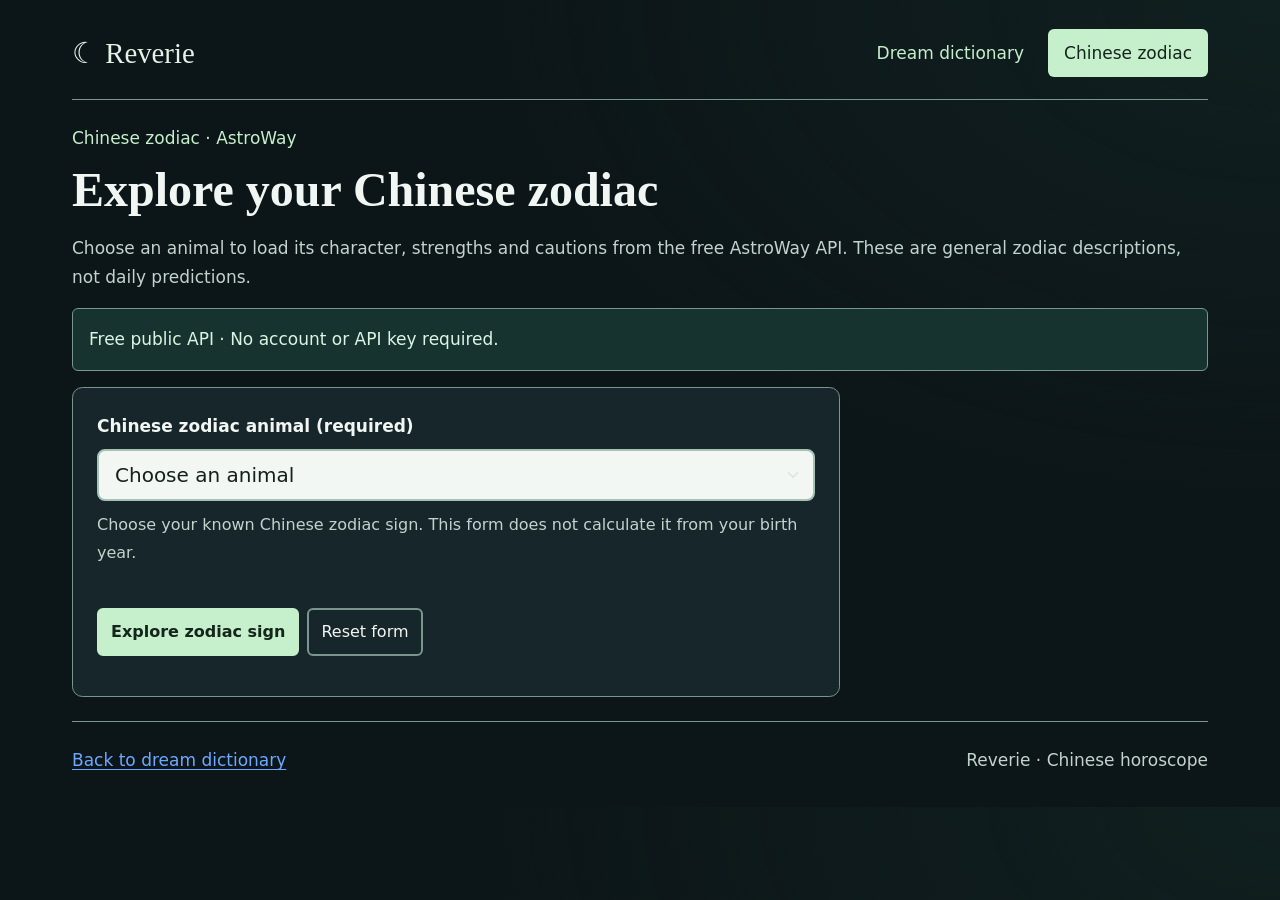
<file: horoscope.html>
<!doctype html><html lang="en" data-bs-theme="dark"><head><link rel="stylesheet" href="bootstrap.min.css"><meta charset="utf-8"><meta name="viewport" content="width=device-width,initial-scale=1"><title>Chinese horoscope · Reverie</title><link rel="stylesheet" href="style.css"><link rel="icon" href="data:image/svg+xml,%3Csvg xmlns='http://www.w3.org/2000/svg' viewBox='0 0 40 40'%3E%3Ctext y='32' font-size='32'%3E☾%3C/text%3E%3C/svg%3E"></head><body><a class="skip" href="#main">Skip to horoscope</a><div class="container py-2"><header class="navbar py-3 border-bottom mb-4 gap-3"><a class="navbar-brand brand" href="main-index.html">☾ Reverie</a><nav class="nav nav-pills gap-2 flex-wrap" aria-label="Main navigation"><a class="nav-link" href="main-index.html">Dream dictionary</a><a class="nav-link active" href="horoscope.html" aria-current="page">Chinese zodiac</a></nav></header><main id="main" tabindex="-1"><p class="eyebrow">Chinese zodiac · AstroWay</p><h1 class="display-5 fw-semibold mb-3">Explore your Chinese zodiac</h1><p class="intro">Choose an animal to load its character, strengths and cautions from the free AstroWay API. These are general zodiac descriptions, not daily predictions.</p><p class="alert alert-info" id="connection" role="status">Free public API · No account or API key required.</p><form id="horoscope-form" class="card card-body p-4" style="max-width:48rem" novalidate><div id="form-error" role="alert"></div><label class="form-label fw-semibold" for="sign">Chinese zodiac animal (required)</label><select class="form-select form-select-lg" id="sign" name="sign" required aria-describedby="sign-help sign-error"><option value="">Choose an animal</option></select><p id="sign-help" class="hint">Choose your known Chinese zodiac sign. This form does not calculate it from your birth year.</p><p id="sign-error" class="field-error"></p><div class="actions d-flex flex-wrap gap-2 my-3"><button class="btn btn-primary" type="submit" id="submit-reading">Explore zodiac sign</button><button class="btn btn-outline-light" type="button" id="cancel-reading" hidden>Cancel request</button><button class="btn btn-outline-light" type="reset">Reset form</button></div></form><p id="reading-status" role="status" aria-live="polite" aria-atomic="true"></p><section id="reading" aria-labelledby="reading-title" hidden><h2 id="reading-title" tabindex="-1"></h2><p id="reading-date"></p><div id="predictions" class="row row-cols-1 row-cols-lg-2 g-4"></div><p>Source: AstroWay public Chinese zodiac texts. For entertainment and personal reflection.</p></section></main><footer class="d-flex flex-wrap justify-content-between gap-3 border-top py-4 mt-4"><a href="main-index.html">Back to dream dictionary</a><span>Reverie · Chinese horoscope</span></footer></div><script src="horoscope.js"></script></body></html>
</file>
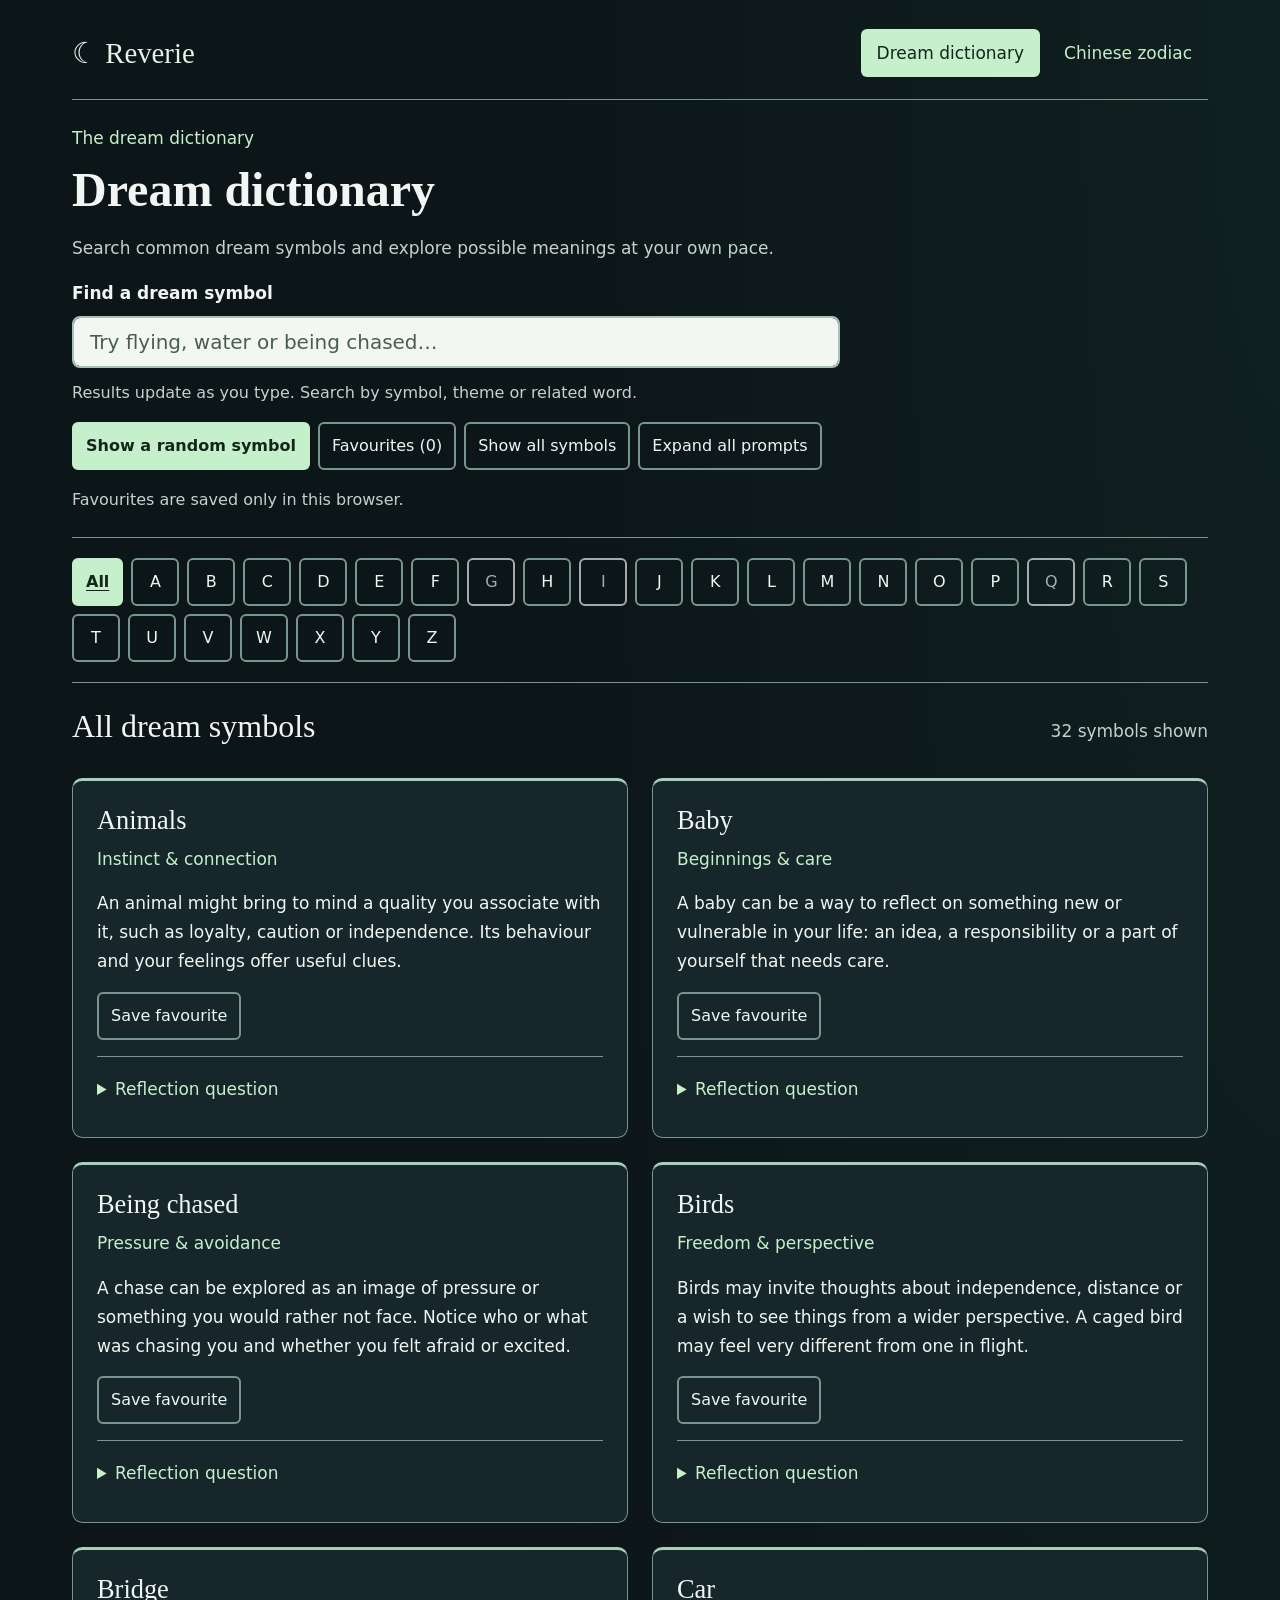
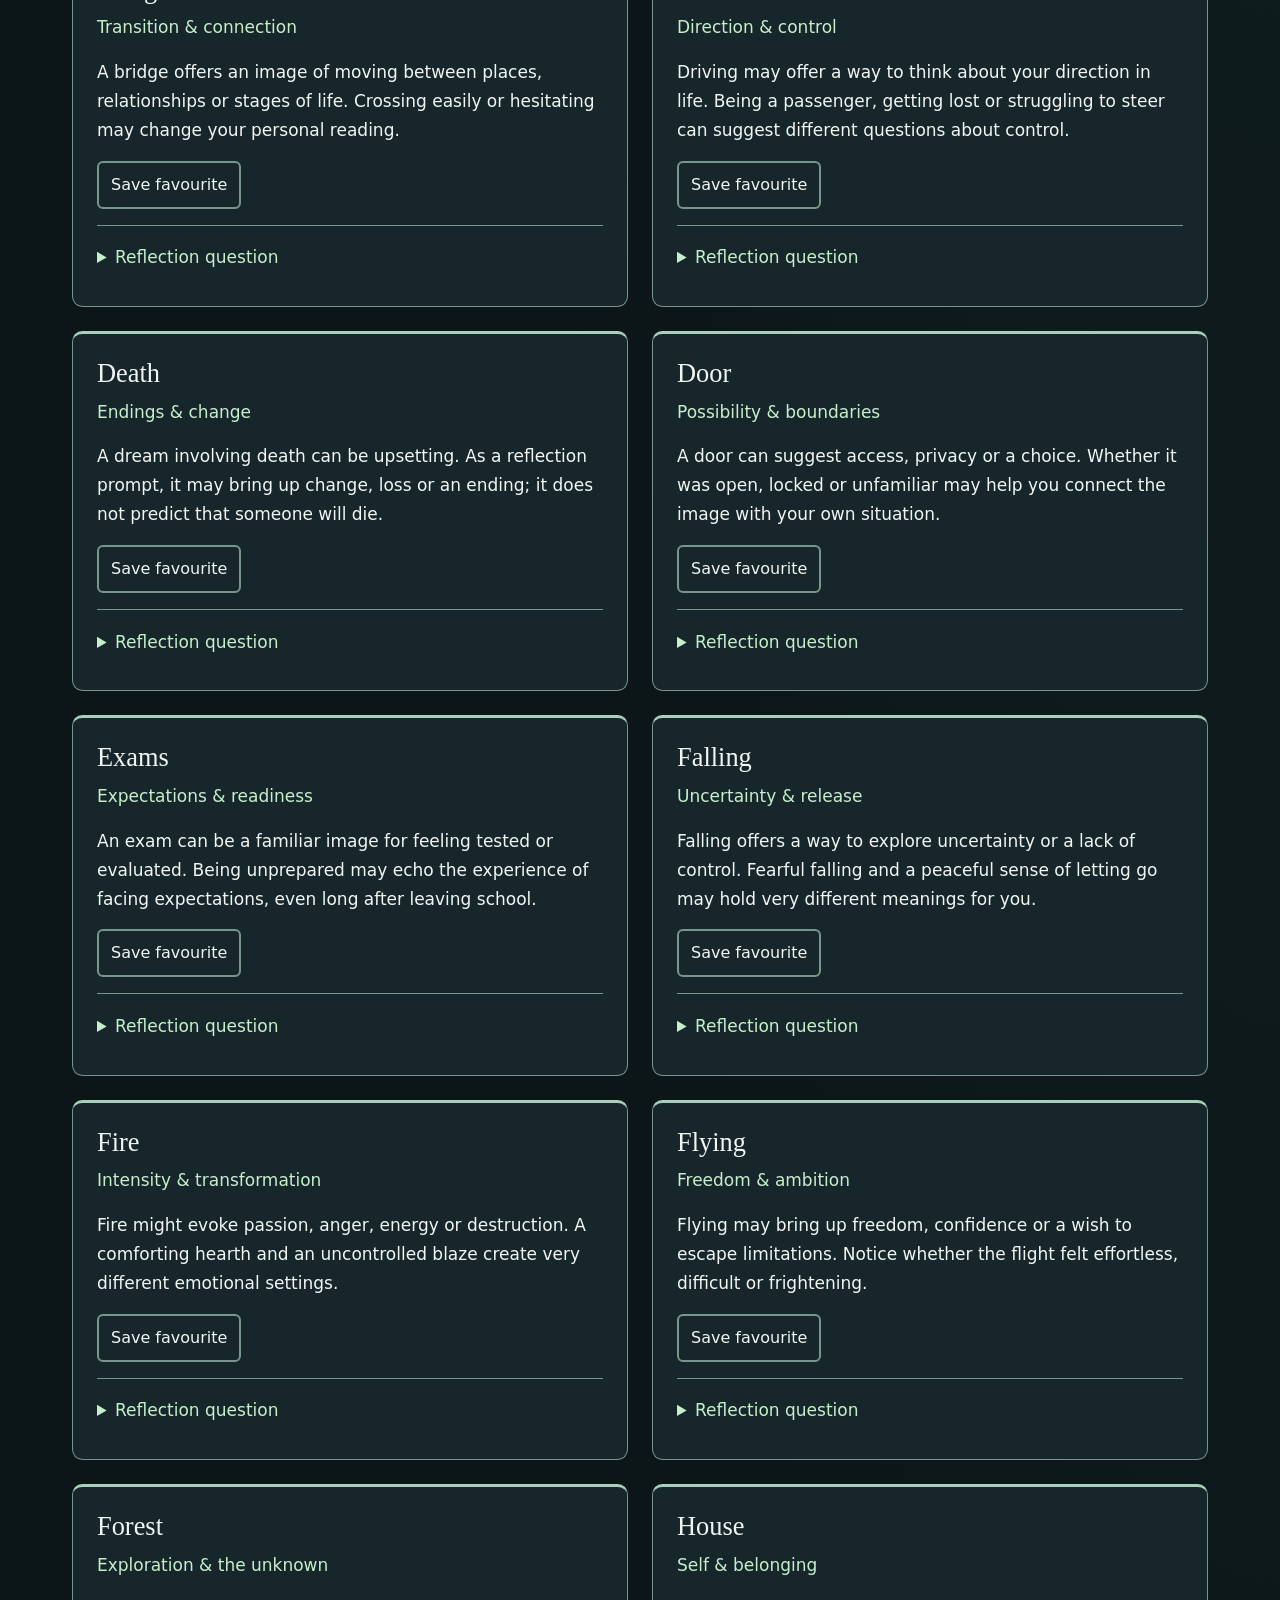
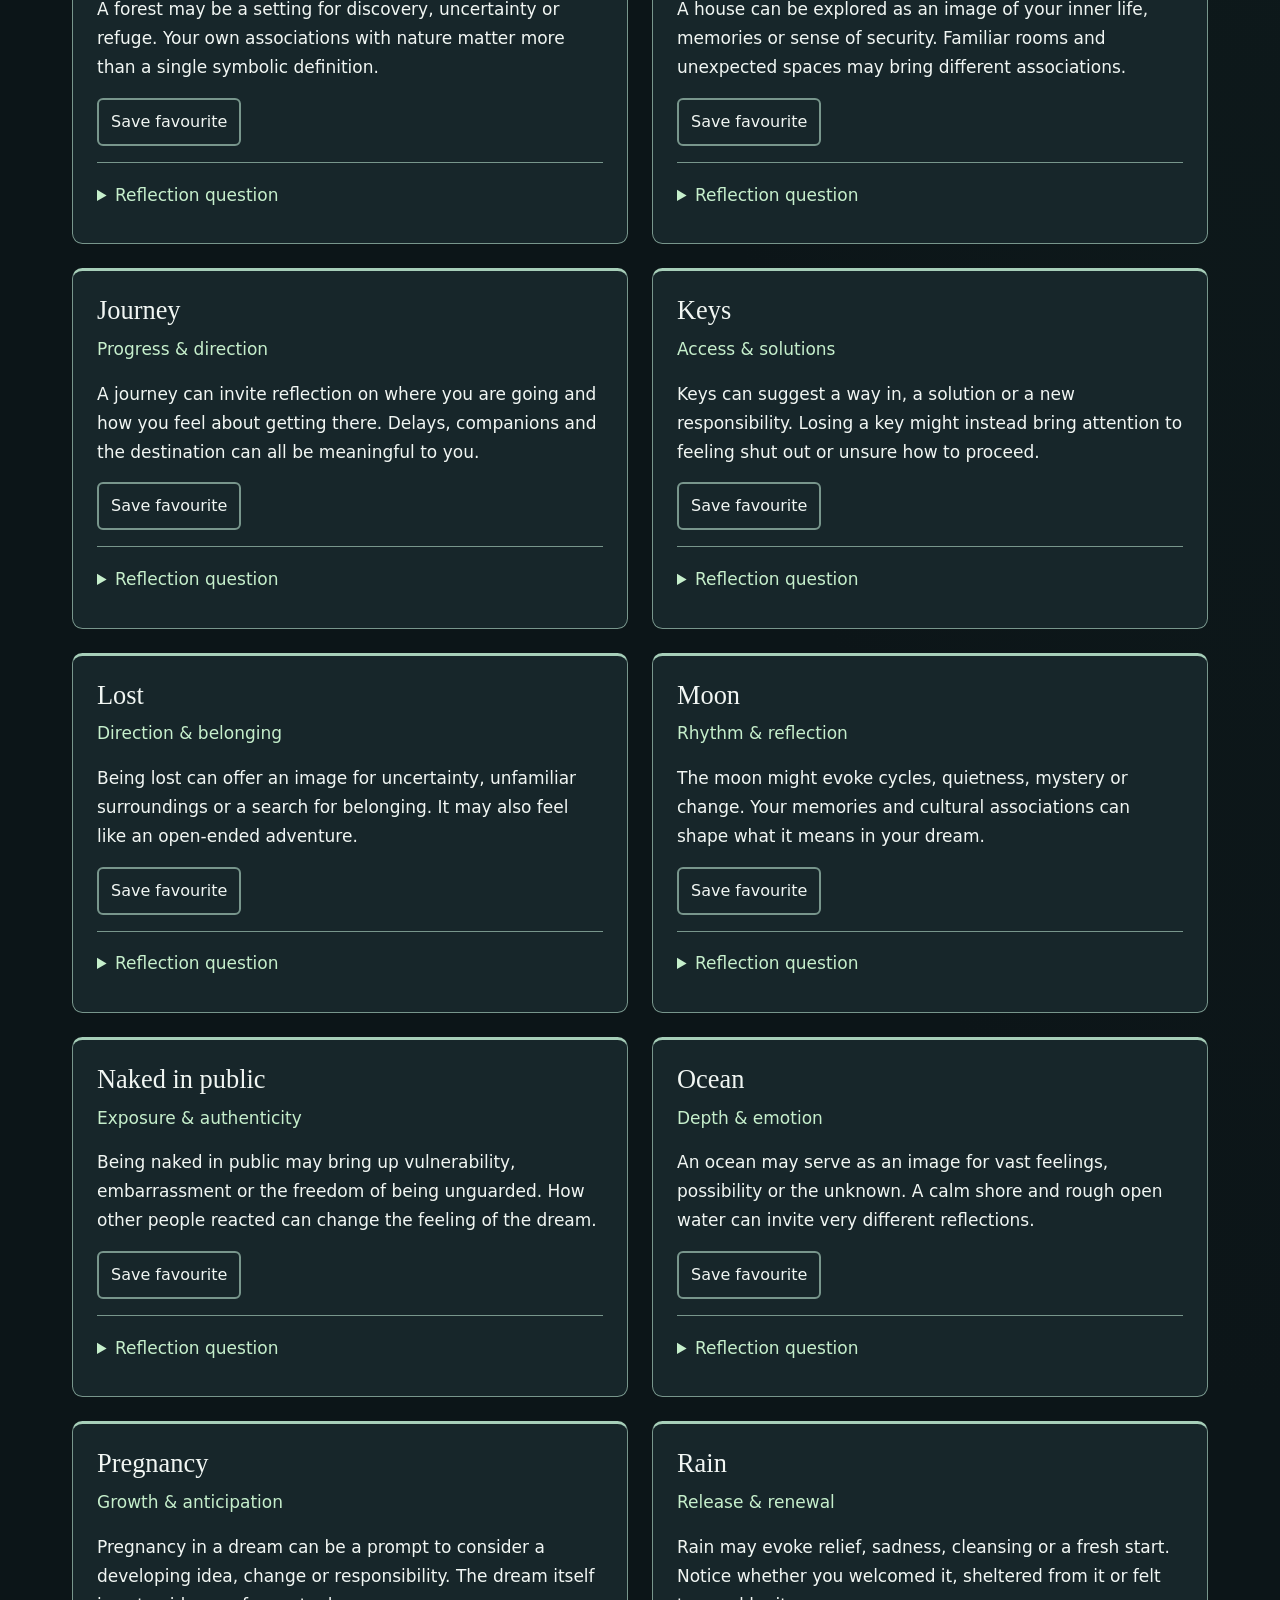
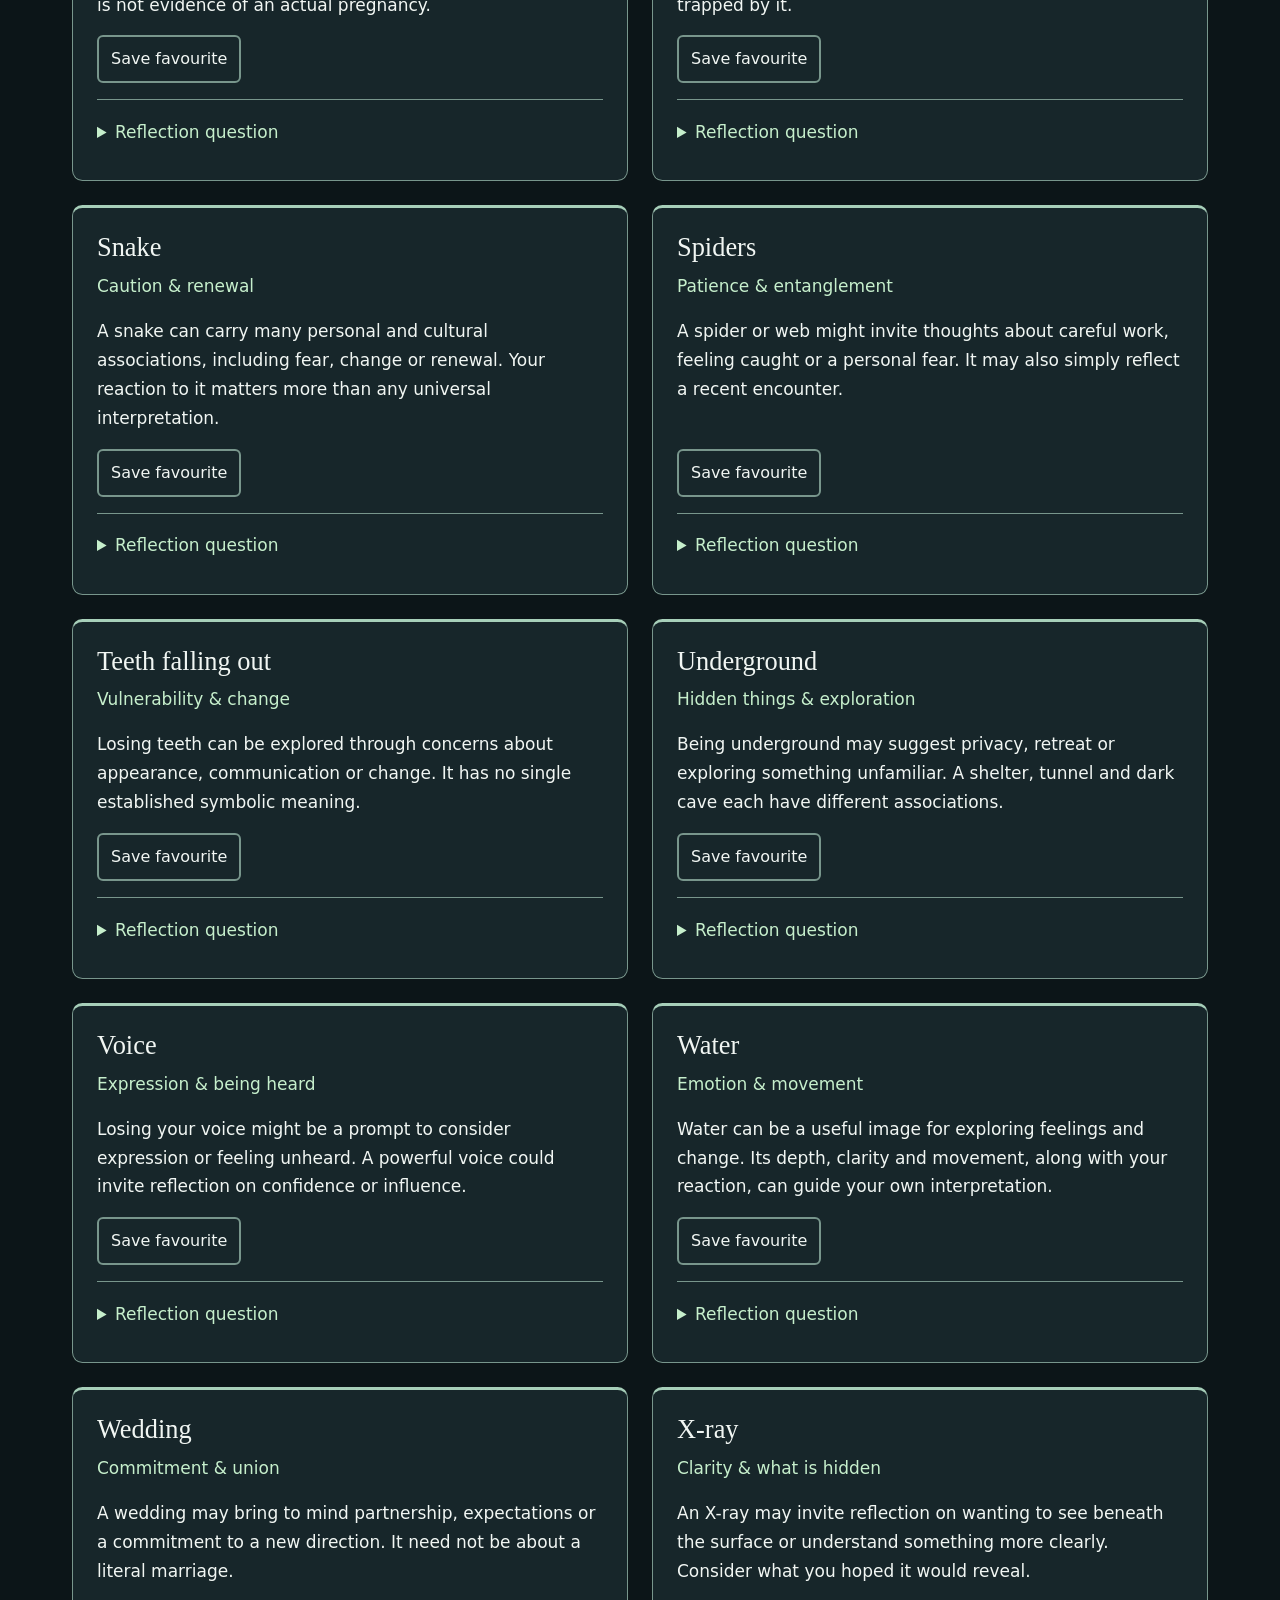
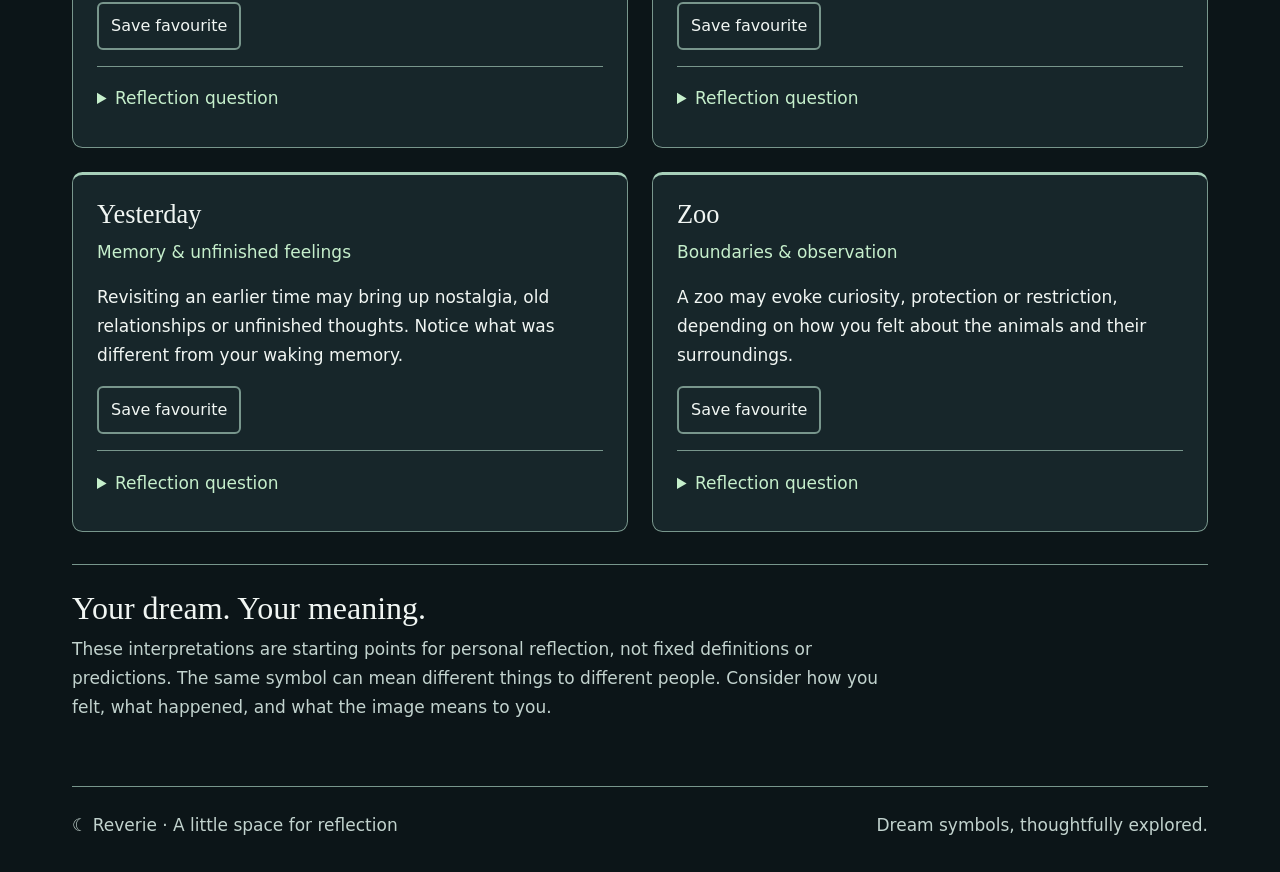
<file: main-index.html>
<!DOCTYPE html>
<html lang="en" data-bs-theme="dark"><head><link rel="stylesheet" href="bootstrap.min.css"><meta charset="UTF-8"><meta name="viewport" content="width=device-width, initial-scale=1"><title>Reverie · Dream Dictionary</title><meta name="description" content="Explore common dream symbols, possible meanings and thoughtful questions in a simple dream dictionary."><link rel="icon" href="data:image/svg+xml,%3Csvg xmlns='http://www.w3.org/2000/svg' viewBox='0 0 40 40'%3E%3Crect width='40' height='40' rx='10' fill='%2314162b'/%3E%3Ctext x='8' y='30' font-size='30' fill='%23e4c58b'%3E☾%3C/text%3E%3C/svg%3E"><link rel="stylesheet" href="style.css"></head><body><a class="skip" href="#main">Skip to dictionary</a><div class="container py-2"><header class="navbar py-3 border-bottom mb-4 gap-3"><a class="navbar-brand brand" href="main-index.html">☾ Reverie</a><nav class="nav nav-pills gap-2 flex-wrap" aria-label="Main navigation"><a class="nav-link active" href="main-index.html" aria-current="page">Dream dictionary</a><a class="nav-link" href="horoscope.html">Chinese zodiac</a></nav></header><main id="main" tabindex="-1"><p class="eyebrow">The dream dictionary</p><h1 class="display-5 fw-semibold mb-3">Dream dictionary</h1><p class="intro">Search common dream symbols and explore possible meanings at your own pace.</p><div class="search-box" role="search" aria-label="Dream dictionary"><label class="form-label fw-semibold" for="search">Find a dream symbol</label><div class="d-flex flex-wrap flex-sm-nowrap gap-2"><input class="form-control form-control-lg" id="search" type="search" placeholder="Try flying, water or being chased…" autocomplete="off" aria-describedby="search-help"><button class="clear btn btn-outline-light" id="clear" hidden>Clear</button></div><p id="search-help" class="hint">Results update as you type. Search by symbol, theme or related word.</p></div><div class="actions d-flex flex-wrap gap-2 my-3" role="group" aria-label="Dictionary options"><button class="btn btn-primary" id="random" type="button">Show a random symbol</button><button class="btn btn-outline-light" id="favourites" type="button" aria-pressed="false">Favourites (0)</button><button class="btn btn-outline-light" id="show-all" type="button">Show all symbols</button><button class="btn btn-outline-light" id="expand" type="button" aria-pressed="false">Expand all prompts</button></div><p class="local-note" id="save-status" role="status">Favourites are saved only in this browser.</p><nav class="alphabet" aria-label="Browse symbols by first letter" id="alphabet"></nav><section aria-labelledby="result-title"><div class="d-flex flex-wrap justify-content-between align-items-baseline gap-3 mb-3"><h2 id="result-title">All dream symbols</h2><p class="count" id="count" role="status" aria-live="polite" aria-atomic="true"></p></div><div class="row row-cols-1 row-cols-lg-2 g-4" id="results"></div><div class="empty" id="empty" hidden><h3>No symbols found</h3><p>Try a shorter word, such as “water” or “house”, or browse all symbols.</p><button class="reset btn btn-outline-light" id="reset">Show all symbols</button></div></section><aside id="about"><h2>Your dream. Your meaning.</h2><p>These interpretations are starting points for personal reflection, not fixed definitions or predictions. The same symbol can mean different things to different people. Consider how you felt, what happened, and what the image means to you.</p></aside><noscript><p>Enable JavaScript to search and browse this dream dictionary.</p></noscript></main><footer class="d-flex flex-wrap justify-content-between gap-3 border-top py-4 mt-4"><span>☾ Reverie · A little space for reflection</span><span>Dream symbols, thoughtfully explored.</span></footer></div><script src="app.js"></script></body></html>
</file>
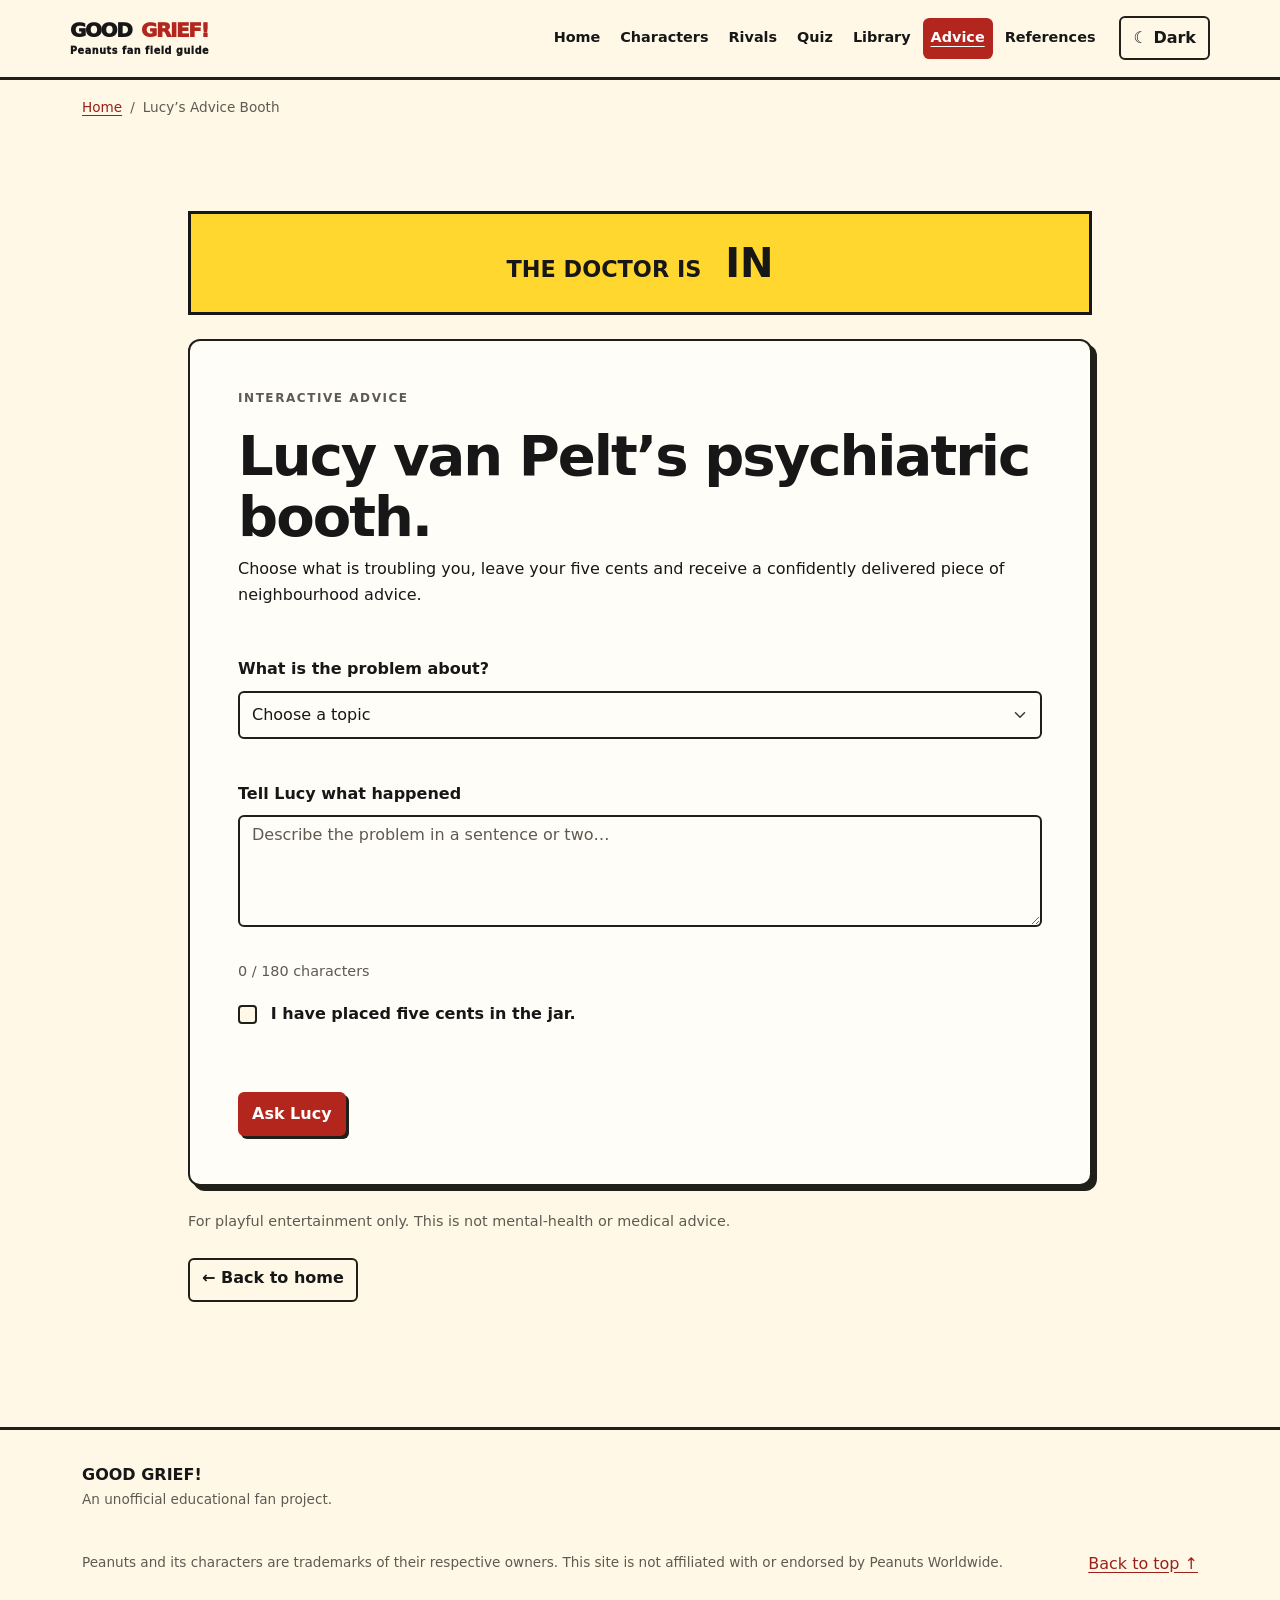
<file: Good-Grief/advice.html>
<!DOCTYPE html>
<!--
 FILE: advice.html
 PURPOSE: Interactive advice form: validates a topic, description and confirmation before showing a playful response.
 STRUCTURE: Semantic HTML supplies content and navigation; bootstrap.min.css contains the vendor framework; styles.css contains original layouts and theme.
 app.js supplies the shared libraries and feature initializers, which guard against missing page-specific elements.
 Keep IDs referenced by JavaScript and aria-controls/aria-labelledby in sync when editing.
 This file is static and can be hosted on GitHub Pages; no Python or server application is needed.
-->
<html lang="en">
 <!-- Document metadata and shared assets. The deferred script runs after HTML parsing so feature controls exist before initialization. -->
 <head>
  <meta charset="utf-8"/>
  <meta content="width=device-width,initial-scale=1" name="viewport"/>
  <meta content="Visit Lucy van Pelt's playful interactive advice booth in the Good Grief Peanuts fan guide." name="description"/>
  <meta content="#ef4135" name="theme-color"/>
  <title>
   Lucy's Advice Booth | Good Grief!
  </title>
  <link href="https://code.jquery.com" rel="preconnect"/>
  <meta content="Good Grief!" name="application-name"/>
  <!-- Third-party Bootstrap components; original styles load second. -->
  <link href="bootstrap.min.css" rel="stylesheet"/>
  <link href="styles.css" rel="stylesheet"/>
  <script defer="" src="app.js">
  </script>
 </head>
 <body class="advice-page jq-redesign" data-page="advice">
  <a class="skip-link" href="#main">
   Skip to main content
  </a>
  <!-- Shared navigation is written into the HTML, so every destination remains available without JavaScript. Bootstrap progressively enhances the mobile collapse control. -->
  <header class="site-header" id="top" tabindex="-1">
   <div class="shell nav-shell container navbar navbar-expand-xl gap-3 py-3">
    <a aria-label="Good Grief home" class="brand navbar-brand" href="index.html">
     <span>
      GOOD
     </span>
     <span>
      GRIEF!
     </span>
     <small>
      Peanuts fan field guide
     </small>
    </a>
    <button aria-controls="primaryNav" aria-expanded="false" aria-label="Toggle navigation" class="navbar-toggler" data-bs-target="#primaryNav" data-bs-toggle="collapse" id="menuButton" type="button">
     <span class="navbar-toggler-icon">
     </span>
    </button>
    <button aria-label="Switch to dark mode" aria-pressed="false" class="theme-toggle btn btn-outline-secondary ms-auto order-xl-last" id="themeToggle" type="button">
     <span aria-hidden="true" class="theme-toggle-icon">
      ☾
     </span>
     <span class="theme-toggle-text">
      Dark
     </span>
    </button>
    <nav aria-label="Main navigation" class="collapse navbar-collapse" id="primaryNav">
     <div class="navbar-nav ms-auto gap-1">
      <a class="nav-link" href="index.html">
       Home
      </a>
      <a class="nav-link" href="characters.html">
       Characters
      </a>
      <a class="nav-link" href="villains.html">
       Rivals
      </a>
      <a class="nav-link" href="quiz.html">
       Quiz
      </a>
      <a class="nav-link" href="books.html">
       Library
      </a>
      <a aria-current="page" class="nav-link active" href="advice.html">
       Advice
      </a>
      <a class="nav-link" href="references.html">
       References
      </a>
     </div>
    </nav>
   </div>
  </header>
  <p class="connection-status shell container alert alert-warning my-3" hidden="" id="connectionStatus" role="status">
  </p>
  <noscript>
   <p class="shell container">
    Navigation works without JavaScript. Enable JavaScript for quizzes, filters and other interactive features.
    <a href="index.html">
     Return home
    </a>
    .
   </p>
  </noscript>
  <!-- Main content landmark. The skip link targets this region to bypass repeated navigation. -->
  <main id="main" tabindex="-1">
   <div class="shell container">
    <nav aria-label="Breadcrumb" class="breadcrumbs">
     <ol class="breadcrumb mb-0">
      <li class="breadcrumb-item">
       <a href="index.html">
        Home
       </a>
      </li>
      <li aria-current="page" class="breadcrumb-item">
       Lucy’s Advice Booth
      </li>
     </ol>
    </nav>
   </div>
   <!-- CONTENT SECTION: Lucy van Pelt’s psychiatric booth.. Original CSS Grid rules control content layout; semantic headings provide the document outline. -->
   <section aria-labelledby="boothTitle" class="section booth-section advice-page-booth">
    <div class="shell booth-wrap container">
     <header class="booth-sign">
      <span>
       THE DOCTOR IS
      </span>
      <strong>
       IN
      </strong>
     </header>
     <div class="booth-body card card-body p-4 p-md-5">
      <div class="booth-heading">
       <p class="eyebrow">
        Interactive advice
       </p>
       <h1 id="boothTitle">
        Lucy van Pelt’s psychiatric booth.
       </h1>
       <p>
        Choose what is troubling you, leave your five cents and receive
                a confidently delivered piece of neighbourhood advice.
       </p>
      </div>
      <!-- FORM adviceForm: labels and grouped controls explain the expected input. JavaScript validates values before updating the page or issuing API requests; error IDs are linked with aria-describedby. -->
      <form class="advice-form" id="adviceForm" novalidate="">
       <div class="field mb-3">
        <label class="form-label" for="adviceTopic">
         What is the problem about?
        </label>
        <!-- CONTROL adviceTopic: select. Preserve its name/ID and label association; validation attributes constrain input where appropriate. -->
        <select aria-describedby="adviceTopicError" class="form-select" id="adviceTopic" required="">
         <option value="">
          Choose a topic
         </option>
         <option value="confidence">
          Confidence
         </option>
         <option value="friendship">
          Friendship
         </option>
         <option value="school">
          School
         </option>
         <option value="worry">
          Worry
         </option>
         <option value="kites">
          Kites and impossible plans
         </option>
        </select>
        <p class="form-error" id="adviceTopicError">
        </p>
       </div>
       <div class="field mb-3">
        <label class="form-label" for="problemText">
         Tell Lucy what happened
        </label>
        <!-- CONTROL problemText: textarea. Preserve its name/ID and label association; validation attributes constrain input where appropriate. -->
        <textarea aria-describedby="characterCount problemTextError" class="form-control" id="problemText" maxlength="180" placeholder="Describe the problem in a sentence or two…" required="" rows="4"></textarea>
        <p class="form-error" id="problemTextError">
        </p>
        <span class="character-count" id="characterCount">
         0 / 180 characters
        </span>
       </div>
       <label class="nickel-check form-label">
        <!-- CONTROL nickelPaid: checkbox. Preserve its name/ID and label association; validation attributes constrain input where appropriate. -->
        <input aria-describedby="nickelPaidError" class="form-check-input" id="nickelPaid" required="" type="checkbox"/>
        I have placed five cents in the jar.
       </label>
       <p class="form-error" id="nickelPaidError">
       </p>
       <p class="form-error" id="adviceError" role="alert">
       </p>
       <button class="button dark btn btn-primary" type="submit">
        Ask Lucy
       </button>
      </form>
      <!-- LIVE FEEDBACK: announces changes without requiring the user to move focus. Keep updates brief and meaningful. -->
      <aside aria-live="polite" class="advice-result" hidden="" id="adviceResult" tabindex="-1">
       <p class="eyebrow">
        Lucy’s advice
       </p>
       <blockquote id="adviceText">
       </blockquote>
       <p class="receipt">
        Consultation complete · 5¢
       </p>
       <button class="text-button btn btn-outline-dark" id="askAgain" type="button">
        Ask another question ↻
       </button>
      </aside>
     </div>
     <p class="booth-disclaimer">
      For playful entertainment only. This is not mental-health or medical
            advice.
     </p>
     <p class="home-return">
      <a class="button secondary btn btn-outline-dark" href="index.html">
       ← Back to home
      </a>
     </p>
    </div>
   </section>
  </main>
  <!-- Shared footer with project identity and navigation. Keep its content consistent across pages. -->
  <footer>
   <div class="shell footer-grid container d-flex flex-wrap justify-content-between gap-4">
    <div>
     <strong>
      GOOD GRIEF!
     </strong>
     <p>
      An unofficial educational fan project.
     </p>
    </div>
    <p>
     Peanuts and its characters are trademarks of their respective owners.
          This site is not affiliated with or endorsed by Peanuts Worldwide.
    </p>
    <a href="#top">
     Back to top ↑
    </a>
   </div>
  </footer>
 </body>
</html>
</file>
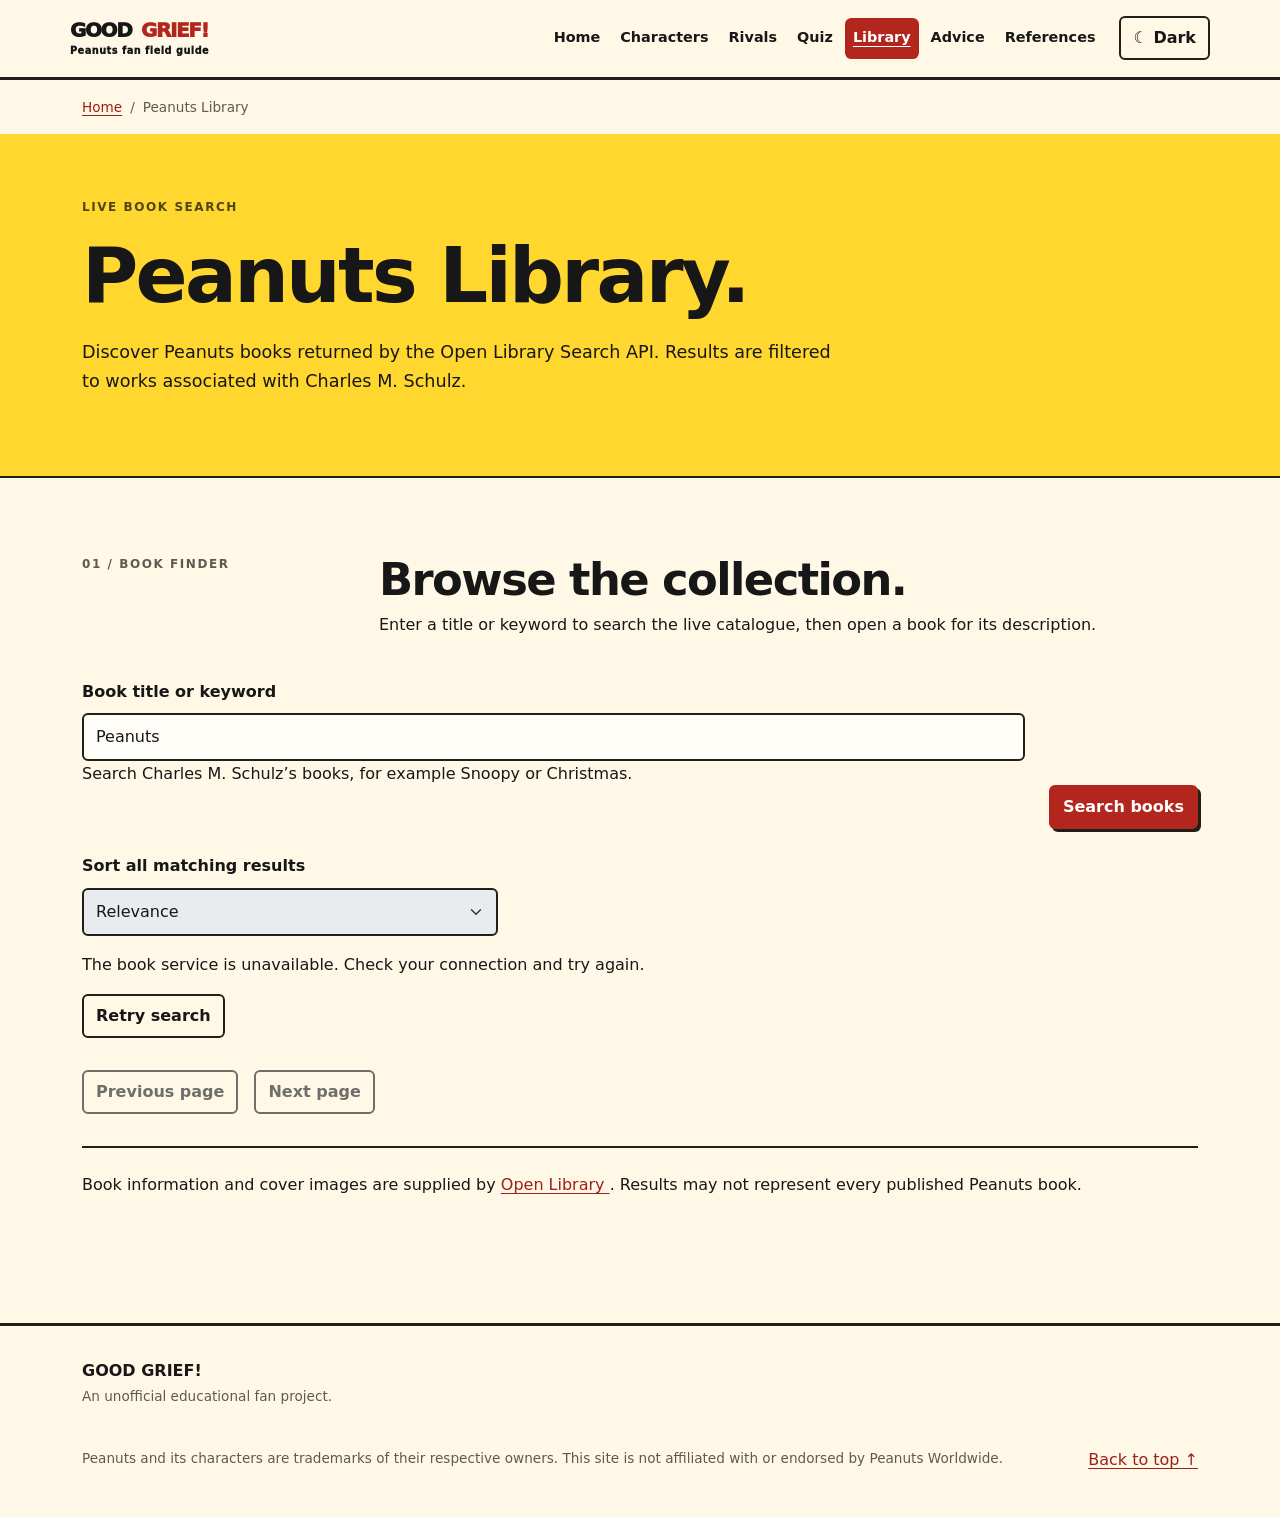
<file: Good-Grief/books.html>
<!DOCTYPE html>
<!--
 FILE: books.html
 PURPOSE: Book catalogue: user-entered API searches, global sorting, pagination and recoverable cover loading.
 STRUCTURE: Semantic HTML supplies content and navigation; bootstrap.min.css contains the vendor framework; styles.css contains original layouts and theme.
 app.js supplies the shared libraries and feature initializers, which guard against missing page-specific elements.
 Keep IDs referenced by JavaScript and aria-controls/aria-labelledby in sync when editing.
 This file is static and can be hosted on GitHub Pages; no Python or server application is needed.
-->
<html lang="en">
 <!-- Document metadata and shared assets. The deferred script runs after HTML parsing so feature controls exist before initialization. -->
 <head>
  <meta charset="utf-8"/>
  <meta content="width=device-width,initial-scale=1" name="viewport"/>
  <meta content="Find Peanuts books using live data from the Open Library Search API." name="description"/>
  <title>
   Peanuts Library | Good Grief!
  </title>
  <link href="https://code.jquery.com" rel="preconnect"/>
  <link href="https://openlibrary.org" rel="preconnect"/>
  <meta content="Good Grief!" name="application-name"/>
  <!-- Third-party Bootstrap components; original styles load second. -->
  <link href="bootstrap.min.css" rel="stylesheet"/>
  <link href="styles.css" rel="stylesheet"/>
  <script defer="" src="app.js">
  </script>
 </head>
 <body data-page="books">
  <a class="skip-link" href="#main">
   Skip to main content
  </a>
  <div aria-hidden="true" class="reading-progress" id="readingProgress">
  </div>
  <!-- Shared navigation is written into the HTML, so every destination remains available without JavaScript. Bootstrap progressively enhances the mobile collapse control. -->
  <header class="site-header" id="top" tabindex="-1">
   <div class="shell nav-shell container navbar navbar-expand-xl gap-3 py-3">
    <a aria-label="Good Grief home" class="brand navbar-brand" href="index.html">
     <span>
      GOOD
     </span>
     <span>
      GRIEF!
     </span>
     <small>
      Peanuts fan field guide
     </small>
    </a>
    <button aria-controls="primaryNav" aria-expanded="false" aria-label="Toggle navigation" class="navbar-toggler" data-bs-target="#primaryNav" data-bs-toggle="collapse" id="menuButton" type="button">
     <span class="navbar-toggler-icon">
     </span>
    </button>
    <button aria-label="Switch to dark mode" aria-pressed="false" class="theme-toggle btn btn-outline-secondary ms-auto order-xl-last" id="themeToggle" type="button">
     <span aria-hidden="true" class="theme-toggle-icon">
      ☾
     </span>
     <span class="theme-toggle-text">
      Dark
     </span>
    </button>
    <nav aria-label="Main navigation" class="collapse navbar-collapse" id="primaryNav">
     <div class="navbar-nav ms-auto gap-1">
      <a class="nav-link" href="index.html">
       Home
      </a>
      <a class="nav-link" href="characters.html">
       Characters
      </a>
      <a class="nav-link" href="villains.html">
       Rivals
      </a>
      <a class="nav-link" href="quiz.html">
       Quiz
      </a>
      <a aria-current="page" class="nav-link active" href="books.html">
       Library
      </a>
      <a class="nav-link" href="advice.html">
       Advice
      </a>
      <a class="nav-link" href="references.html">
       References
      </a>
     </div>
    </nav>
   </div>
  </header>
  <p class="connection-status shell container alert alert-warning my-3" hidden="" id="connectionStatus" role="status">
  </p>
  <noscript>
   <p class="shell container">
    Navigation works without JavaScript. Enable JavaScript for quizzes, filters and other interactive features.
    <a href="index.html">
     Return home
    </a>
    .
   </p>
  </noscript>
  <!-- Main content landmark. The skip link targets this region to bypass repeated navigation. -->
  <main class="page-main" id="main" tabindex="-1">
   <div class="breadcrumbs-wrap">
    <nav aria-label="Breadcrumb" class="shell breadcrumbs container">
     <ol class="breadcrumb mb-0">
      <li class="breadcrumb-item">
       <a href="index.html">
        Home
       </a>
      </li>
      <li aria-current="page" class="breadcrumb-item">
       Peanuts Library
      </li>
     </ol>
    </nav>
   </div>
   <!-- CONTENT SECTION: Peanuts Library.. Original CSS Grid rules control content layout; semantic headings provide the document outline. -->
   <section class="page-hero library-hero">
    <div class="shell container">
     <p class="eyebrow">
      Live book search
     </p>
     <h1>
      Peanuts Library.
     </h1>
     <p>
      Discover Peanuts books returned by the Open Library Search API.
            Results are filtered to works associated with Charles M. Schulz.
     </p>
    </div>
   </section>
   <!-- CONTENT SECTION: Browse the collection.. Original CSS Grid rules control content layout; semantic headings provide the document outline. -->
   <section aria-labelledby="libraryTitle" class="section shell container">
    <div class="section-heading align-items-start mb-4">
     <p class="eyebrow">
      01 / Book finder
     </p>
     <div>
      <h2 id="libraryTitle" tabindex="-1">
       Browse the collection.
      </h2>
      <p>
       Enter a title or keyword to search the live catalogue, then open a
              book for its description.
      </p>
     </div>
    </div>
    <!-- FORM bookSearchForm: labels and grouped controls explain the expected input. JavaScript validates values before updating the page or issuing API requests; error IDs are linked with aria-describedby. -->
    <form aria-label="Search the book catalogue" class="library-tools align-items-end" id="bookSearchForm" novalidate="" role="search">
     <div class="field mb-3">
      <label class="form-label" for="libraryFilter">
       Book title or keyword
      </label>
      <!-- CONTROL libraryFilter: search. Preserve its name/ID and label association; validation attributes constrain input where appropriate. -->
      <input aria-describedby="searchHint searchError" class="form-control" id="libraryFilter" maxlength="80" minlength="2" name="title" required="" type="search" value="Peanuts"/>
      <p id="searchHint">
       Search Charles M. Schulz’s books, for example Snoopy or Christmas.
      </p>
      <p class="form-error" id="searchError" role="alert">
      </p>
     </div>
     <div>
      <button class="button btn btn-primary" type="submit">
       Search books
      </button>
     </div>
    </form>
    <div class="field library-sort mb-3">
     <label class="form-label" for="librarySort">
      Sort all matching results
     </label>
     <!-- CONTROL librarySort: select. Preserve its name/ID and label association; validation attributes constrain input where appropriate. -->
     <select class="form-select" disabled="" id="librarySort">
      <option value="relevance">
       Relevance
      </option>
      <option value="title">
       Title A–Z
      </option>
      <option value="oldest">
       Oldest first
      </option>
      <option value="newest">
       Newest first
      </option>
     </select>
    </div>
    <!-- LIVE FEEDBACK: announces changes without requiring the user to move focus. Keep updates brief and meaningful. -->
    <p aria-live="polite" class="library-status" id="libraryStatus" role="status">
     Connecting to Open Library…
    </p>
    <div aria-busy="true" class="book-grid content-grid" id="bookGrid">
    </div>
    <button class="button secondary btn btn-outline-dark" hidden="" id="retryBooks" type="button">
     Retry search
    </button>
    <nav aria-label="Book result pages" class="page-actions d-flex flex-wrap gap-3 align-items-center">
     <button class="button secondary btn btn-outline-dark" disabled="" id="previousBooks" type="button">
      Previous page
     </button>
     <button class="button secondary btn btn-outline-dark" disabled="" id="nextBooks" type="button">
      Next page
     </button>
    </nav>
    <aside aria-labelledby="authorContextTitle" class="author-context card card-body p-4 p-md-5" hidden="" id="authorContext">
     <h3 id="authorContextTitle">
      About the author of these books
     </h3>
     <p id="authorSummary" role="status">
     </p>
     <p>
      Biography from
      <a href="https://en.wikipedia.org/wiki/Charles_M._Schulz">
       Wikipedia contributors: Charles M. Schulz
      </a>
      , under
      <a href="https://creativecommons.org/licenses/by-sa/4.0/">
       CC BY-SA 4.0
      </a>
      .
     </p>
    </aside>
    <noscript>
     <p class="library-error">
      JavaScript is required to load the Open Library results.
     </p>
    </noscript>
    <p class="api-credit">
     Book information and cover images are supplied by
     <a href="https://openlibrary.org/developers/api" rel="noopener" target="_blank">
      Open Library
      <span class="sr-only">
       (opens in a new tab)
      </span>
     </a>
     . Results may not represent every published Peanuts book.
    </p>
   </section>
  </main>
  <!-- Shared footer with project identity and navigation. Keep its content consistent across pages. -->
  <footer>
   <div class="shell footer-grid container d-flex flex-wrap justify-content-between gap-4">
    <div>
     <strong>
      GOOD GRIEF!
     </strong>
     <p>
      An unofficial educational fan project.
     </p>
    </div>
    <p>
     Peanuts and its characters are trademarks of their respective owners.
          This site is not affiliated with or endorsed by Peanuts Worldwide.
    </p>
    <a href="#top">
     Back to top ↑
    </a>
   </div>
  </footer>
  <!-- NATIVE DIALOG: showModal() supplies modal behaviour. Shared handlers close the dialog and return focus to the opener; aria-labelledby names it for assistive technology. -->
  <dialog aria-labelledby="bookDialogTitle" class="book-dialog" id="bookDialog">
   <button class="button secondary btn btn-outline-dark" id="closeBookDialog" type="button">
    Close book details
   </button>
   <h2 id="bookDialogTitle">
   </h2>
   <p id="bookDescription" role="status">
   </p>
  </dialog>
 </body>
</html>
</file>
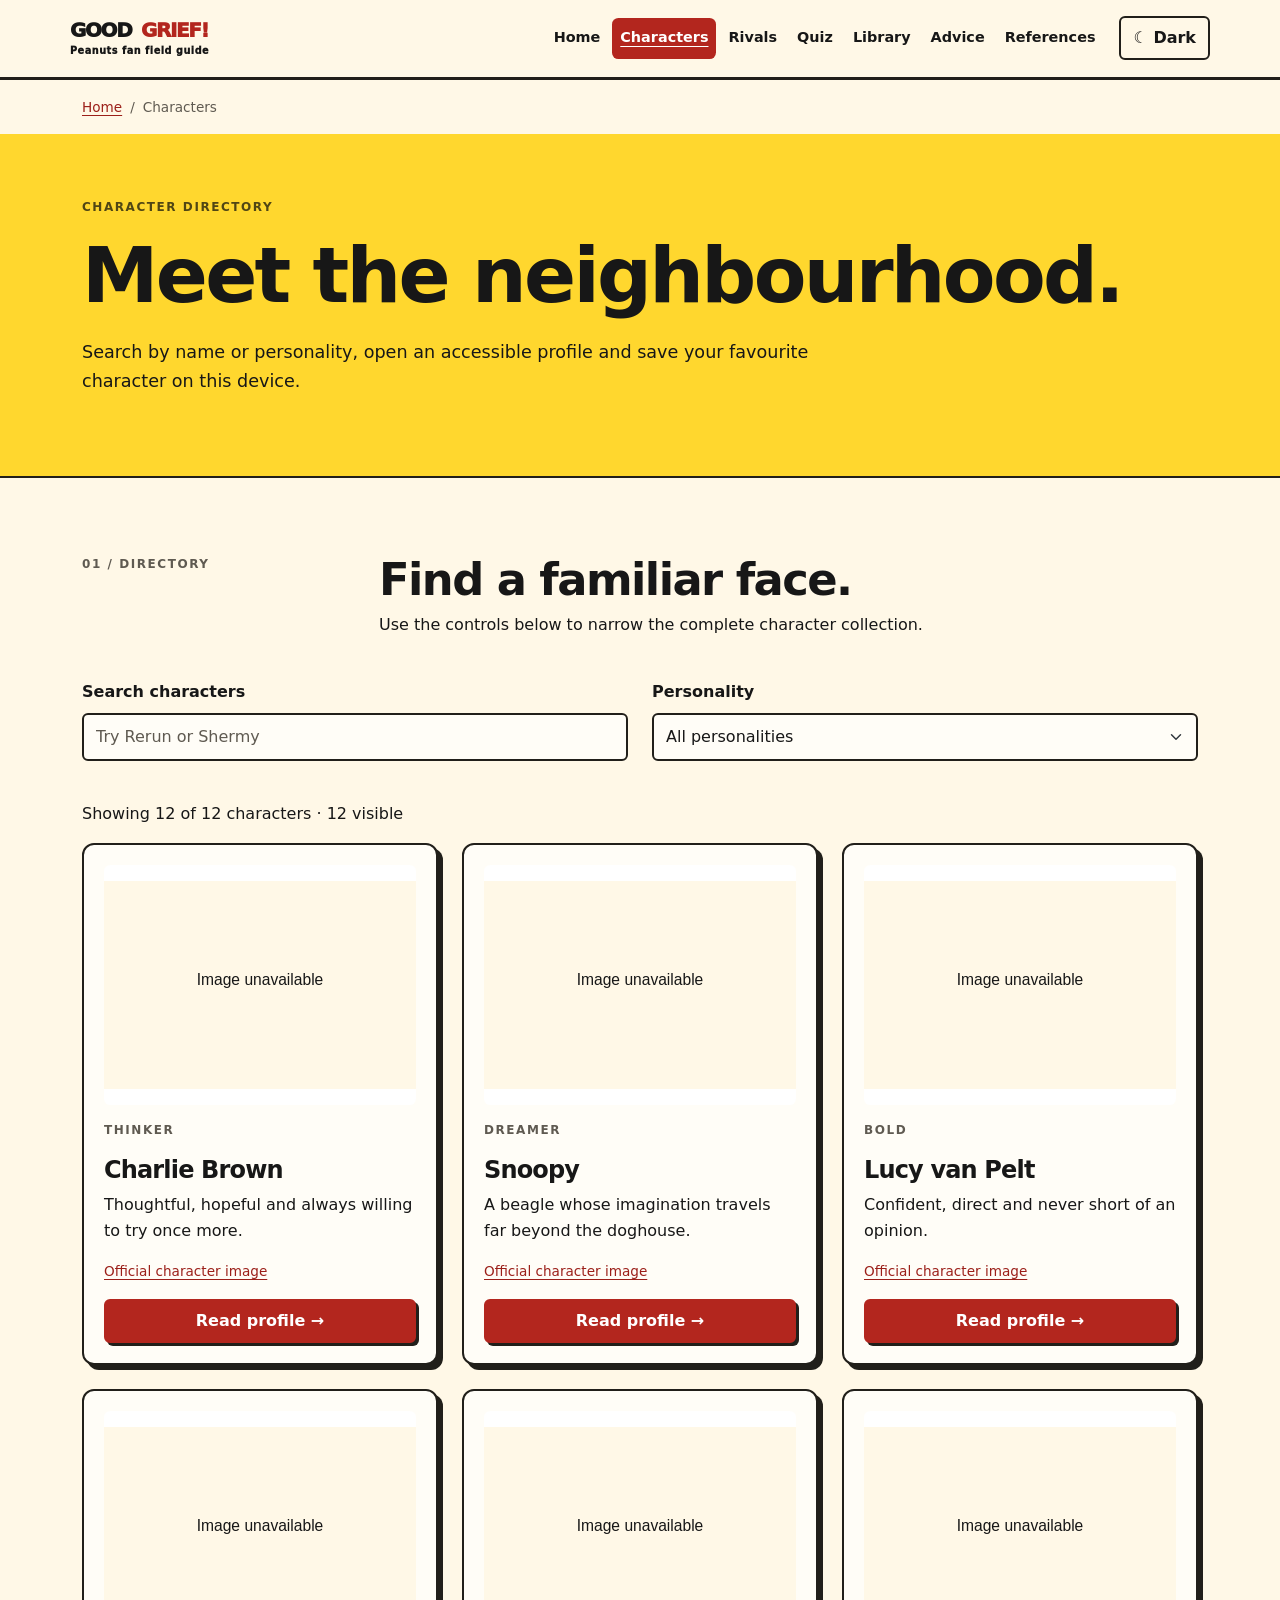
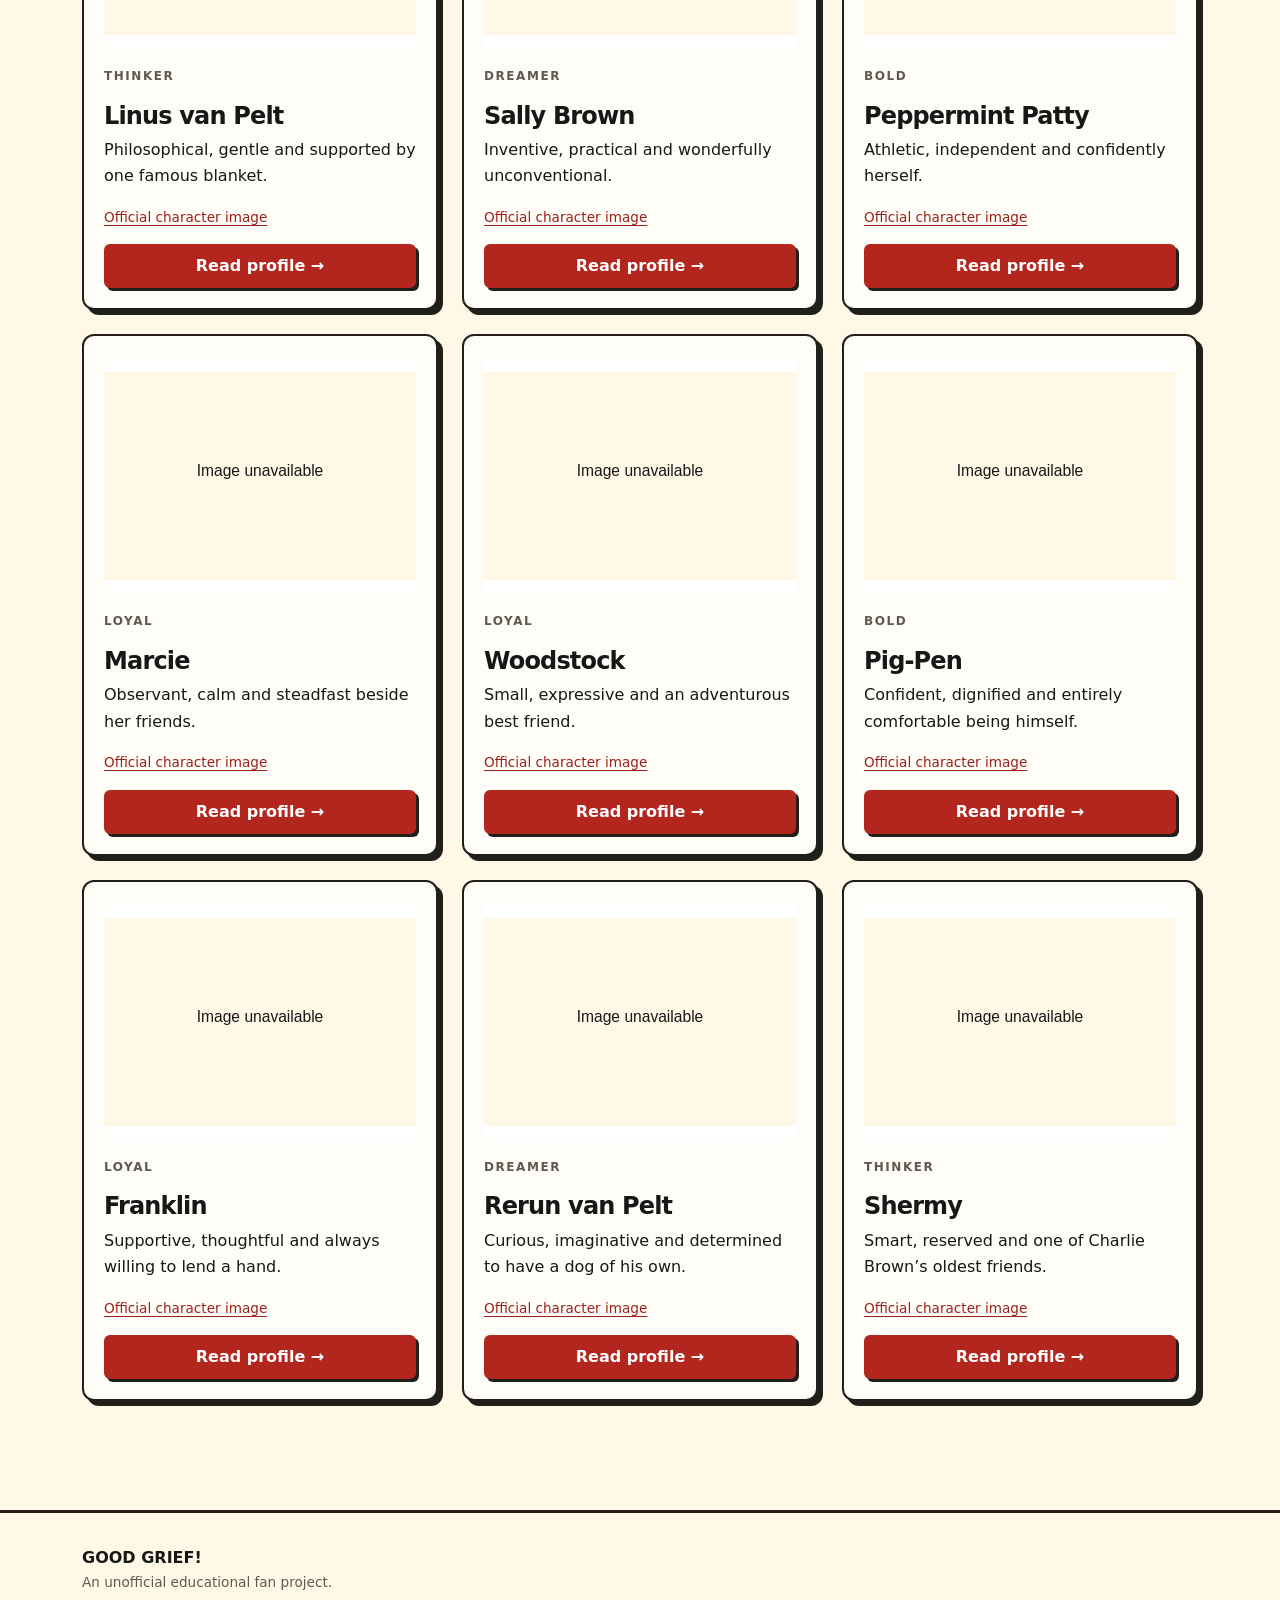
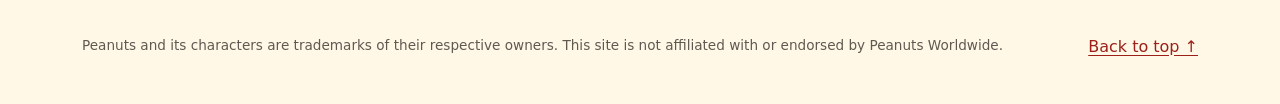
<file: Good-Grief/characters.html>
<!DOCTYPE html>
<!--
 FILE: characters.html
 PURPOSE: Character directory: searchable profiles, personality filters and a saved favourite.
 STRUCTURE: Semantic HTML supplies content and navigation; bootstrap.min.css contains the vendor framework; styles.css contains original layouts and theme.
 app.js supplies the shared libraries and feature initializers, which guard against missing page-specific elements.
 Keep IDs referenced by JavaScript and aria-controls/aria-labelledby in sync when editing.
 This file is static and can be hosted on GitHub Pages; no Python or server application is needed.
-->
<html lang="en">
 <!-- Document metadata and shared assets. The deferred script runs after HTML parsing so feature controls exist before initialization. -->
 <head>
  <meta charset="utf-8"/>
  <meta content="width=device-width,initial-scale=1" name="viewport"/>
  <meta content="Search and explore the Peanuts characters." name="description"/>
  <title>
   Characters | Good Grief!
  </title>
  <link href="https://code.jquery.com" rel="preconnect"/>
  <meta content="Good Grief!" name="application-name"/>
  <!-- Third-party Bootstrap components; original styles load second. -->
  <link href="bootstrap.min.css" rel="stylesheet"/>
  <link href="styles.css" rel="stylesheet"/>
  <script defer="" src="app.js">
  </script>
 </head>
 <body data-page="characters">
  <a class="skip-link" href="#main">
   Skip to main content
  </a>
  <div aria-hidden="true" class="reading-progress" id="readingProgress">
  </div>
  <!-- Shared navigation is written into the HTML, so every destination remains available without JavaScript. Bootstrap progressively enhances the mobile collapse control. -->
  <header class="site-header" id="top" tabindex="-1">
   <div class="shell nav-shell container navbar navbar-expand-xl gap-3 py-3">
    <a aria-label="Good Grief home" class="brand navbar-brand" href="index.html">
     <span>
      GOOD
     </span>
     <span>
      GRIEF!
     </span>
     <small>
      Peanuts fan field guide
     </small>
    </a>
    <button aria-controls="primaryNav" aria-expanded="false" aria-label="Toggle navigation" class="navbar-toggler" data-bs-target="#primaryNav" data-bs-toggle="collapse" id="menuButton" type="button">
     <span class="navbar-toggler-icon">
     </span>
    </button>
    <button aria-label="Switch to dark mode" aria-pressed="false" class="theme-toggle btn btn-outline-secondary ms-auto order-xl-last" id="themeToggle" type="button">
     <span aria-hidden="true" class="theme-toggle-icon">
      ☾
     </span>
     <span class="theme-toggle-text">
      Dark
     </span>
    </button>
    <nav aria-label="Main navigation" class="collapse navbar-collapse" id="primaryNav">
     <div class="navbar-nav ms-auto gap-1">
      <a class="nav-link" href="index.html">
       Home
      </a>
      <a aria-current="page" class="nav-link active" href="characters.html">
       Characters
      </a>
      <a class="nav-link" href="villains.html">
       Rivals
      </a>
      <a class="nav-link" href="quiz.html">
       Quiz
      </a>
      <a class="nav-link" href="books.html">
       Library
      </a>
      <a class="nav-link" href="advice.html">
       Advice
      </a>
      <a class="nav-link" href="references.html">
       References
      </a>
     </div>
    </nav>
   </div>
  </header>
  <p class="connection-status shell container alert alert-warning my-3" hidden="" id="connectionStatus" role="status">
  </p>
  <noscript>
   <p class="shell container">
    Navigation works without JavaScript. Enable JavaScript for quizzes, filters and other interactive features.
    <a href="index.html">
     Return home
    </a>
    .
   </p>
  </noscript>
  <!-- Main content landmark. The skip link targets this region to bypass repeated navigation. -->
  <main class="page-main" id="main" tabindex="-1">
   <div class="breadcrumbs-wrap">
    <nav aria-label="Breadcrumb" class="shell breadcrumbs container">
     <ol class="breadcrumb mb-0">
      <li class="breadcrumb-item">
       <a href="index.html">
        Home
       </a>
      </li>
      <li aria-current="page" class="breadcrumb-item">
       Characters
      </li>
     </ol>
    </nav>
   </div>
   <!-- CONTENT SECTION: Meet the neighbourhood.. Original CSS Grid rules control content layout; semantic headings provide the document outline. -->
   <section class="page-hero">
    <div class="shell container">
     <p class="eyebrow">
      Character directory
     </p>
     <h1>
      Meet the neighbourhood.
     </h1>
     <p>
      Search by name or personality, open an accessible profile and save your favourite character on this device.
     </p>
    </div>
   </section>
   <!-- CONTENT SECTION: Find a familiar face.. Original CSS Grid rules control content layout; semantic headings provide the document outline. -->
   <section aria-labelledby="charactersTitle" class="section shell container">
    <div class="section-heading align-items-start mb-4">
     <p class="eyebrow">
      01 / Directory
     </p>
     <div>
      <h2 id="charactersTitle">
       Find a familiar face.
      </h2>
      <p>
       Use the controls below to narrow the complete character collection.
      </p>
     </div>
    </div>
    <div class="character-tools align-items-end">
     <div class="field mb-3">
      <label class="form-label" for="characterSearch">
       Search characters
      </label>
      <!-- CONTROL characterSearch: search. Preserve its name/ID and label association; validation attributes constrain input where appropriate. -->
      <input autocomplete="off" class="form-control" id="characterSearch" placeholder="Try Rerun or Shermy" type="search"/>
     </div>
     <div class="field mb-3">
      <label class="form-label" for="traitFilter">
       Personality
      </label>
      <!-- CONTROL traitFilter: select. Preserve its name/ID and label association; validation attributes constrain input where appropriate. -->
      <select class="form-select" id="traitFilter">
       <option value="all">
        All personalities
       </option>
       <option value="dreamer">
        Dreamers
       </option>
       <option value="thinker">
        Thinkers
       </option>
       <option value="bold">
        Bold voices
       </option>
       <option value="loyal">
        Loyal friends
       </option>
      </select>
     </div>
    </div>
    <!-- LIVE FEEDBACK: announces changes without requiring the user to move focus. Keep updates brief and meaningful. -->
    <p aria-live="polite" class="status" id="characterStatus" role="status">
     Showing 12 characters
    </p>
    <div class="character-grid content-grid" id="characterGrid">
    </div>
    <p class="empty-state" hidden="" id="emptyState">
     No characters match that search. Try another word.
    </p>
   </section>
  </main>
  <!-- Shared footer with project identity and navigation. Keep its content consistent across pages. -->
  <footer>
   <div class="shell footer-grid container d-flex flex-wrap justify-content-between gap-4">
    <div>
     <strong>
      GOOD GRIEF!
     </strong>
     <p>
      An unofficial educational fan project.
     </p>
    </div>
    <p>
     Peanuts and its characters are trademarks of their respective owners.
          This site is not affiliated with or endorsed by Peanuts Worldwide.
    </p>
    <a href="#top">
     Back to top ↑
    </a>
   </div>
  </footer>
  <!-- NATIVE DIALOG: showModal() supplies modal behaviour. Shared handlers close the dialog and return focus to the opener; aria-labelledby names it for assistive technology. -->
  <dialog aria-labelledby="dialogTitle" id="characterDialog">
   <button aria-label="Close character profile" class="dialog-close btn btn-primary" id="dialogClose" type="button">
    ×
   </button>
   <p class="eyebrow">
    Character file
   </p>
   <h2 id="dialogTitle">
   </h2>
   <p id="dialogText">
   </p>
   <button aria-pressed="false" class="favourite-button btn btn-primary" id="favouriteButton" type="button">
    ☆ Save as favourite
   </button>
  </dialog>
 </body>
</html>
</file>
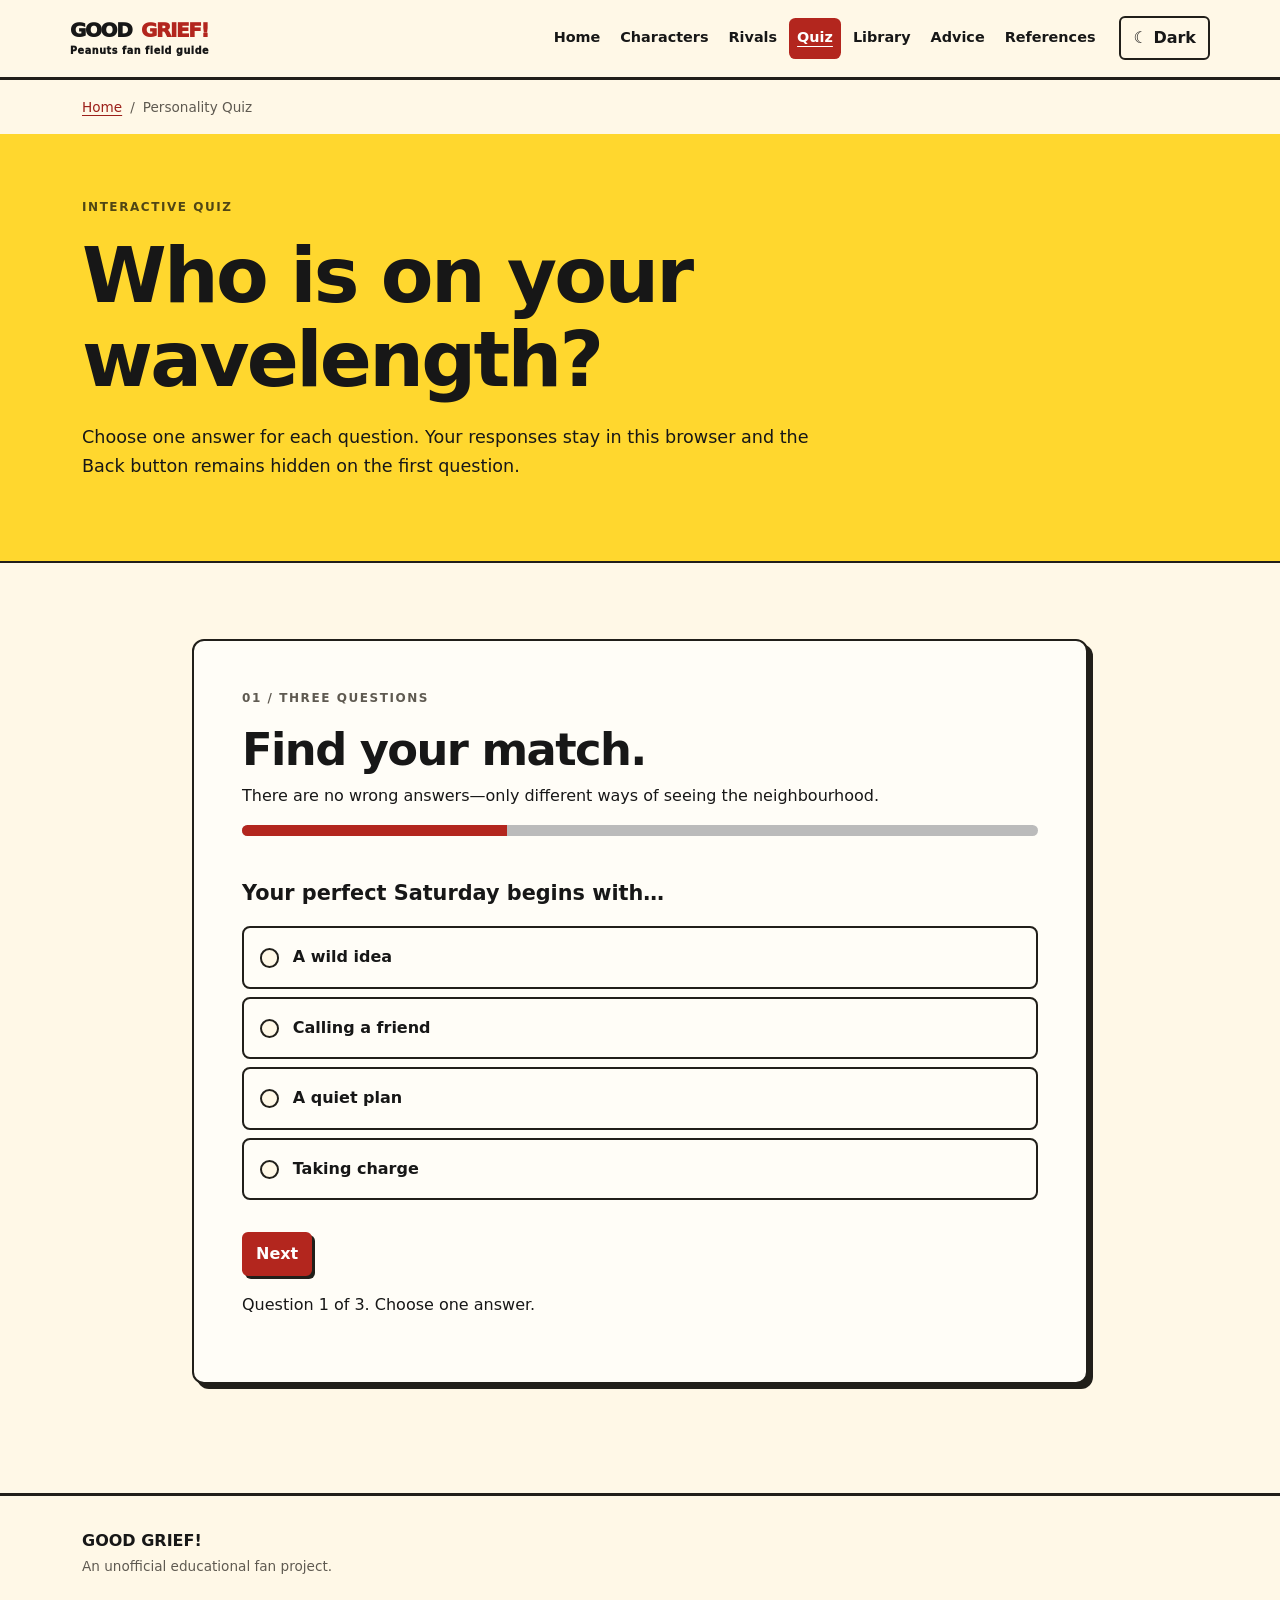
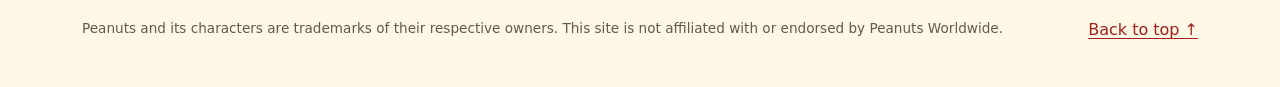
<file: Good-Grief/quiz.html>
<!DOCTYPE html>
<!--
 FILE: quiz.html
 PURPOSE: Three-question personality quiz: validates each step and displays a character result.
 STRUCTURE: Semantic HTML supplies content and navigation; bootstrap.min.css contains the vendor framework; styles.css contains original layouts and theme.
 app.js supplies the shared libraries and feature initializers, which guard against missing page-specific elements.
 Keep IDs referenced by JavaScript and aria-controls/aria-labelledby in sync when editing.
 This file is static and can be hosted on GitHub Pages; no Python or server application is needed.
-->
<html lang="en">
 <!-- Document metadata and shared assets. The deferred script runs after HTML parsing so feature controls exist before initialization. -->
 <head>
  <meta charset="utf-8"/>
  <meta content="width=device-width,initial-scale=1" name="viewport"/>
  <meta content="Take the accessible Peanuts personality quiz." name="description"/>
  <title>
   Personality Quiz | Good Grief!
  </title>
  <link href="https://code.jquery.com" rel="preconnect"/>
  <meta content="Good Grief!" name="application-name"/>
  <!-- Third-party Bootstrap components; original styles load second. -->
  <link href="bootstrap.min.css" rel="stylesheet"/>
  <link href="styles.css" rel="stylesheet"/>
  <script defer="" src="app.js">
  </script>
 </head>
 <body data-page="quiz">
  <a class="skip-link" href="#main">
   Skip to main content
  </a>
  <div aria-hidden="true" class="reading-progress" id="readingProgress">
  </div>
  <!-- Shared navigation is written into the HTML, so every destination remains available without JavaScript. Bootstrap progressively enhances the mobile collapse control. -->
  <header class="site-header" id="top" tabindex="-1">
   <div class="shell nav-shell container navbar navbar-expand-xl gap-3 py-3">
    <a aria-label="Good Grief home" class="brand navbar-brand" href="index.html">
     <span>
      GOOD
     </span>
     <span>
      GRIEF!
     </span>
     <small>
      Peanuts fan field guide
     </small>
    </a>
    <button aria-controls="primaryNav" aria-expanded="false" aria-label="Toggle navigation" class="navbar-toggler" data-bs-target="#primaryNav" data-bs-toggle="collapse" id="menuButton" type="button">
     <span class="navbar-toggler-icon">
     </span>
    </button>
    <button aria-label="Switch to dark mode" aria-pressed="false" class="theme-toggle btn btn-outline-secondary ms-auto order-xl-last" id="themeToggle" type="button">
     <span aria-hidden="true" class="theme-toggle-icon">
      ☾
     </span>
     <span class="theme-toggle-text">
      Dark
     </span>
    </button>
    <nav aria-label="Main navigation" class="collapse navbar-collapse" id="primaryNav">
     <div class="navbar-nav ms-auto gap-1">
      <a class="nav-link" href="index.html">
       Home
      </a>
      <a class="nav-link" href="characters.html">
       Characters
      </a>
      <a class="nav-link" href="villains.html">
       Rivals
      </a>
      <a aria-current="page" class="nav-link active" href="quiz.html">
       Quiz
      </a>
      <a class="nav-link" href="books.html">
       Library
      </a>
      <a class="nav-link" href="advice.html">
       Advice
      </a>
      <a class="nav-link" href="references.html">
       References
      </a>
     </div>
    </nav>
   </div>
  </header>
  <p class="connection-status shell container alert alert-warning my-3" hidden="" id="connectionStatus" role="status">
  </p>
  <noscript>
   <p class="shell container">
    Navigation works without JavaScript. Enable JavaScript for quizzes, filters and other interactive features.
    <a href="index.html">
     Return home
    </a>
    .
   </p>
  </noscript>
  <!-- Main content landmark. The skip link targets this region to bypass repeated navigation. -->
  <main class="page-main" id="main" tabindex="-1">
   <div class="breadcrumbs-wrap">
    <nav aria-label="Breadcrumb" class="shell breadcrumbs container">
     <ol class="breadcrumb mb-0">
      <li class="breadcrumb-item">
       <a href="index.html">
        Home
       </a>
      </li>
      <li aria-current="page" class="breadcrumb-item">
       Personality Quiz
      </li>
     </ol>
    </nav>
   </div>
   <!-- CONTENT SECTION: Who is on your wavelength?. Original CSS Grid rules control content layout; semantic headings provide the document outline. -->
   <section class="page-hero">
    <div class="shell container">
     <p class="eyebrow">
      Interactive quiz
     </p>
     <h1>
      Who is on your wavelength?
     </h1>
     <p>
      Choose one answer for each question. Your responses stay in this browser and the Back button remains hidden on the first question.
     </p>
    </div>
   </section>
   <!-- CONTENT SECTION: Find your match.. Original CSS Grid rules control content layout; semantic headings provide the document outline. -->
   <section aria-labelledby="quizTitle" class="section shell quiz-section container">
    <div class="quiz-card card card-body p-4 p-md-5">
     <div class="quiz-copy">
      <p class="eyebrow">
       01 / Three questions
      </p>
      <h2 id="quizTitle">
       Find your match.
      </h2>
      <p>
       There are no wrong answers—only different ways of seeing the neighbourhood.
      </p>
      <div aria-hidden="true" class="quiz-progress progress mb-4">
       <span class="progress-bar" id="quizProgress">
       </span>
      </div>
     </div>
     <!-- FORM quizForm: labels and grouped controls explain the expected input. JavaScript validates values before updating the page or issuing API requests; error IDs are linked with aria-describedby. -->
     <form id="quizForm">
      <fieldset class="quiz-step" data-step="0">
       <legend>
        Your perfect Saturday begins with…
       </legend>
       <label class="form-label">
        <!-- CONTROL q1: radio. Preserve its name/ID and label association; validation attributes constrain input where appropriate. -->
        <input class="form-check-input" name="q1" type="radio" value="dreamer"/>
        A wild idea
       </label>
       <label class="form-label">
        <!-- CONTROL q1: radio. Preserve its name/ID and label association; validation attributes constrain input where appropriate. -->
        <input class="form-check-input" name="q1" type="radio" value="loyal"/>
        Calling a friend
       </label>
       <label class="form-label">
        <!-- CONTROL q1: radio. Preserve its name/ID and label association; validation attributes constrain input where appropriate. -->
        <input class="form-check-input" name="q1" type="radio" value="thinker"/>
        A quiet plan
       </label>
       <label class="form-label">
        <!-- CONTROL q1: radio. Preserve its name/ID and label association; validation attributes constrain input where appropriate. -->
        <input class="form-check-input" name="q1" type="radio" value="bold"/>
        Taking charge
       </label>
      </fieldset>
      <fieldset class="quiz-step" data-step="1" hidden="">
       <legend>
        When a plan fails, you…
       </legend>
       <label class="form-label">
        <!-- CONTROL q2: radio. Preserve its name/ID and label association; validation attributes constrain input where appropriate. -->
        <input class="form-check-input" name="q2" type="radio" value="loyal"/>
        Help everyone regroup
       </label>
       <label class="form-label">
        <!-- CONTROL q2: radio. Preserve its name/ID and label association; validation attributes constrain input where appropriate. -->
        <input class="form-check-input" name="q2" type="radio" value="dreamer"/>
        Imagine a better adventure
       </label>
       <label class="form-label">
        <!-- CONTROL q2: radio. Preserve its name/ID and label association; validation attributes constrain input where appropriate. -->
        <input class="form-check-input" name="q2" type="radio" value="bold"/>
        Try again immediately
       </label>
       <label class="form-label">
        <!-- CONTROL q2: radio. Preserve its name/ID and label association; validation attributes constrain input where appropriate. -->
        <input class="form-check-input" name="q2" type="radio" value="thinker"/>
        Work out what happened
       </label>
      </fieldset>
      <fieldset class="quiz-step" data-step="2" hidden="">
       <legend>
        Friends value your…
       </legend>
       <label class="form-label">
        <!-- CONTROL q3: radio. Preserve its name/ID and label association; validation attributes constrain input where appropriate. -->
        <input class="form-check-input" name="q3" type="radio" value="thinker"/>
        Thoughtful advice
       </label>
       <label class="form-label">
        <!-- CONTROL q3: radio. Preserve its name/ID and label association; validation attributes constrain input where appropriate. -->
        <input class="form-check-input" name="q3" type="radio" value="bold"/>
        Honest confidence
       </label>
       <label class="form-label">
        <!-- CONTROL q3: radio. Preserve its name/ID and label association; validation attributes constrain input where appropriate. -->
        <input class="form-check-input" name="q3" type="radio" value="loyal"/>
        Steady support
       </label>
       <label class="form-label">
        <!-- CONTROL q3: radio. Preserve its name/ID and label association; validation attributes constrain input where appropriate. -->
        <input class="form-check-input" name="q3" type="radio" value="dreamer"/>
        Original outlook
       </label>
      </fieldset>
      <div class="quiz-controls d-flex flex-wrap gap-3 align-items-center">
       <button class="button secondary btn btn-outline-dark" hidden="" id="quizBack" type="button">
        Back
       </button>
       <button class="button btn btn-primary" disabled="" id="quizNext" type="button">
        Next
       </button>
      </div>
      <!-- LIVE FEEDBACK: announces changes without requiring the user to move focus. Keep updates brief and meaningful. -->
      <p aria-live="polite" class="quiz-message" id="quizMessage" role="status">
      </p>
     </form>
     <div class="quiz-result" hidden="" id="quizResult" tabindex="-1">
      <p class="eyebrow">
       Your result
      </p>
      <img alt="" class="quiz-result-image" decoding="async" height="480" id="resultImage" width="480"/>
      <h3 id="resultTitle">
      </h3>
      <p id="resultText">
      </p>
      <button class="text-button btn btn-outline-dark" id="quizReset" type="button">
       Take it again ↻
      </button>
     </div>
    </div>
   </section>
  </main>
  <!-- Shared footer with project identity and navigation. Keep its content consistent across pages. -->
  <footer>
   <div class="shell footer-grid container d-flex flex-wrap justify-content-between gap-4">
    <div>
     <strong>
      GOOD GRIEF!
     </strong>
     <p>
      An unofficial educational fan project.
     </p>
    </div>
    <p>
     Peanuts and its characters are trademarks of their respective owners.
          This site is not affiliated with or endorsed by Peanuts Worldwide.
    </p>
    <a href="#top">
     Back to top ↑
    </a>
   </div>
  </footer>
 </body>
</html>
</file>
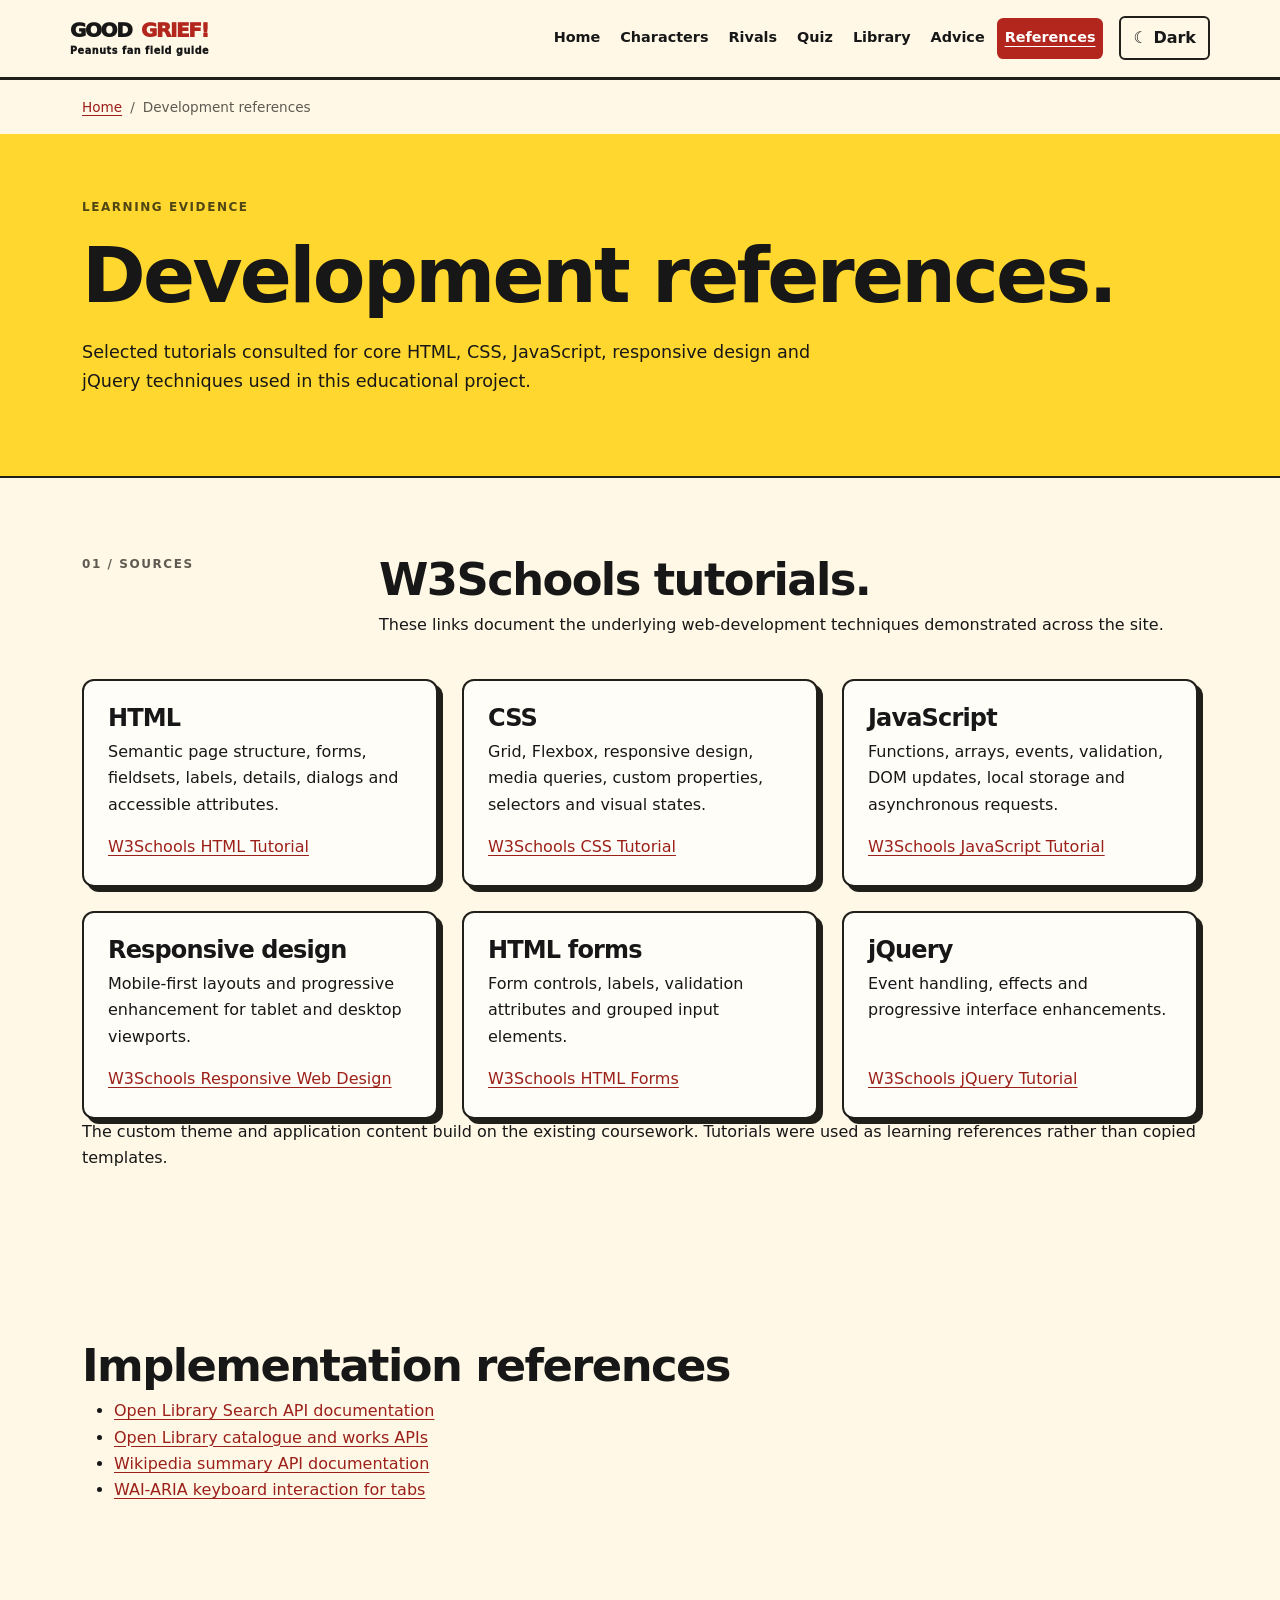
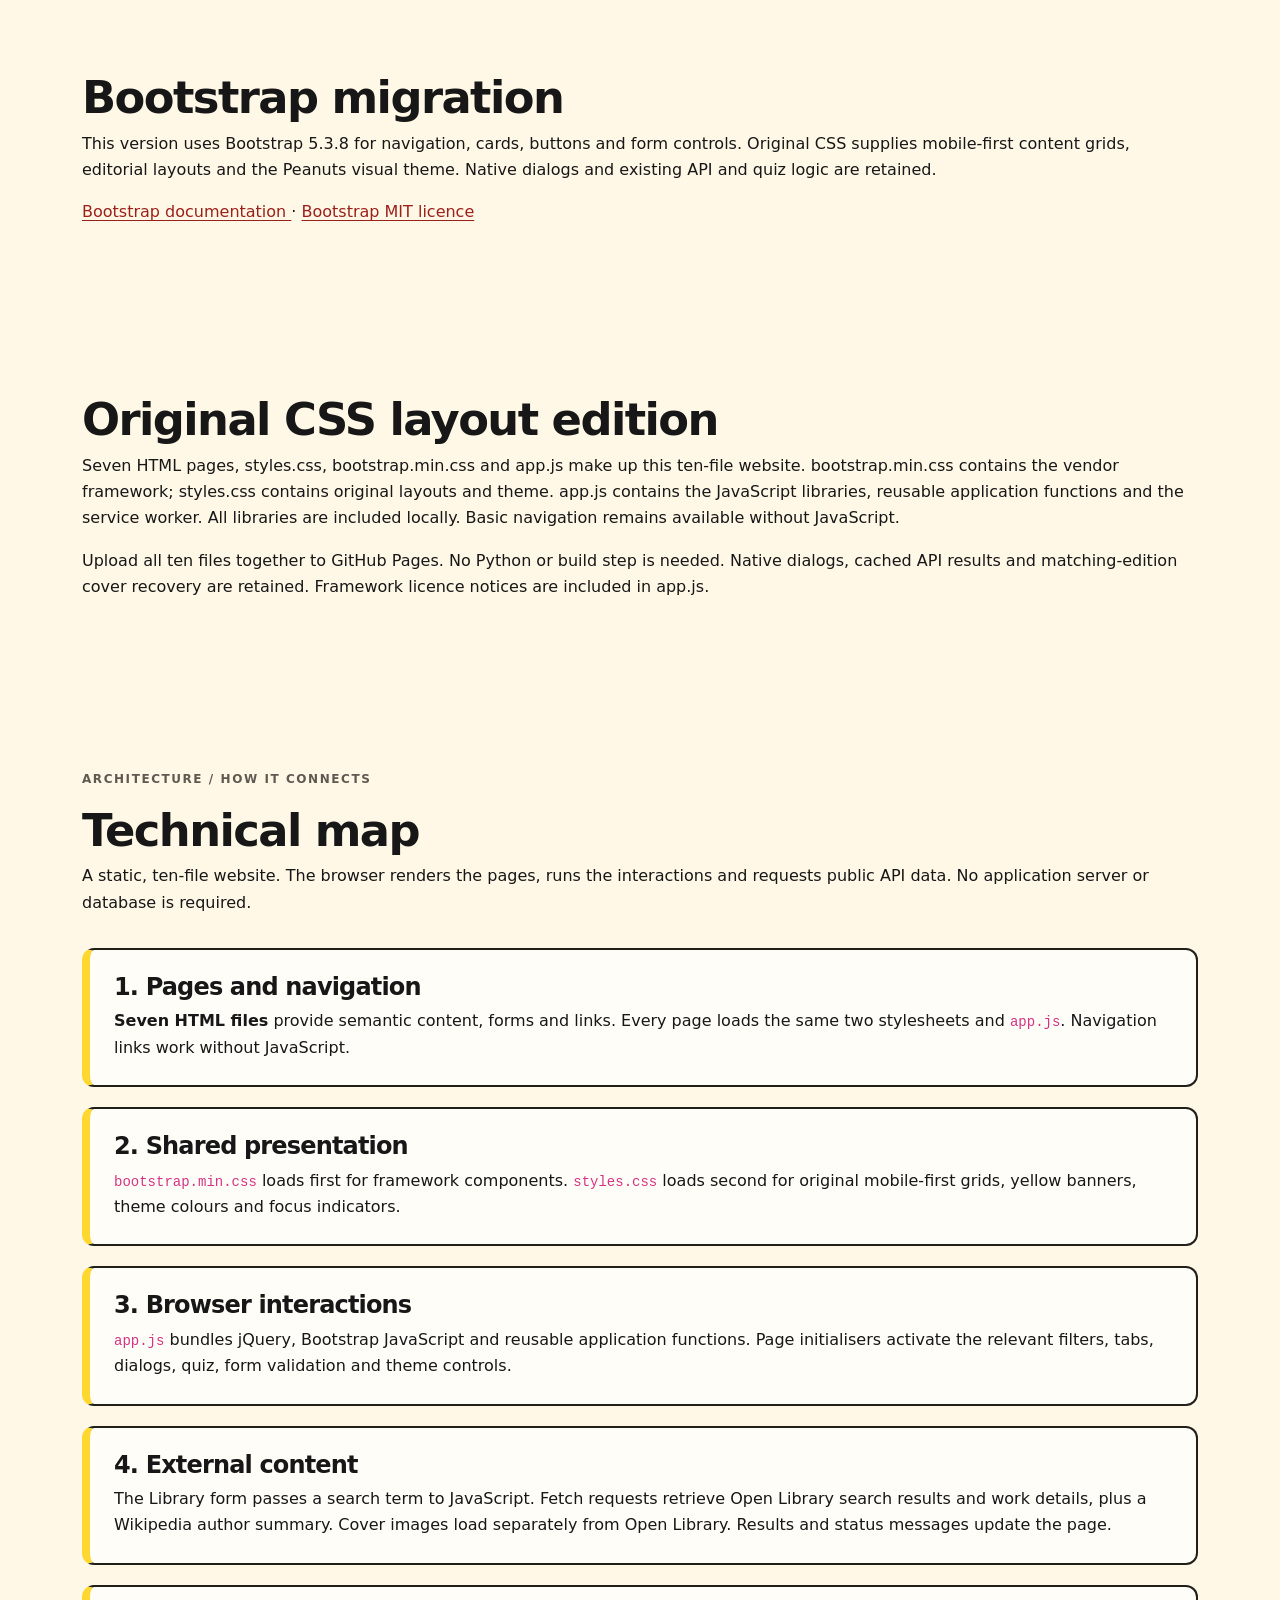
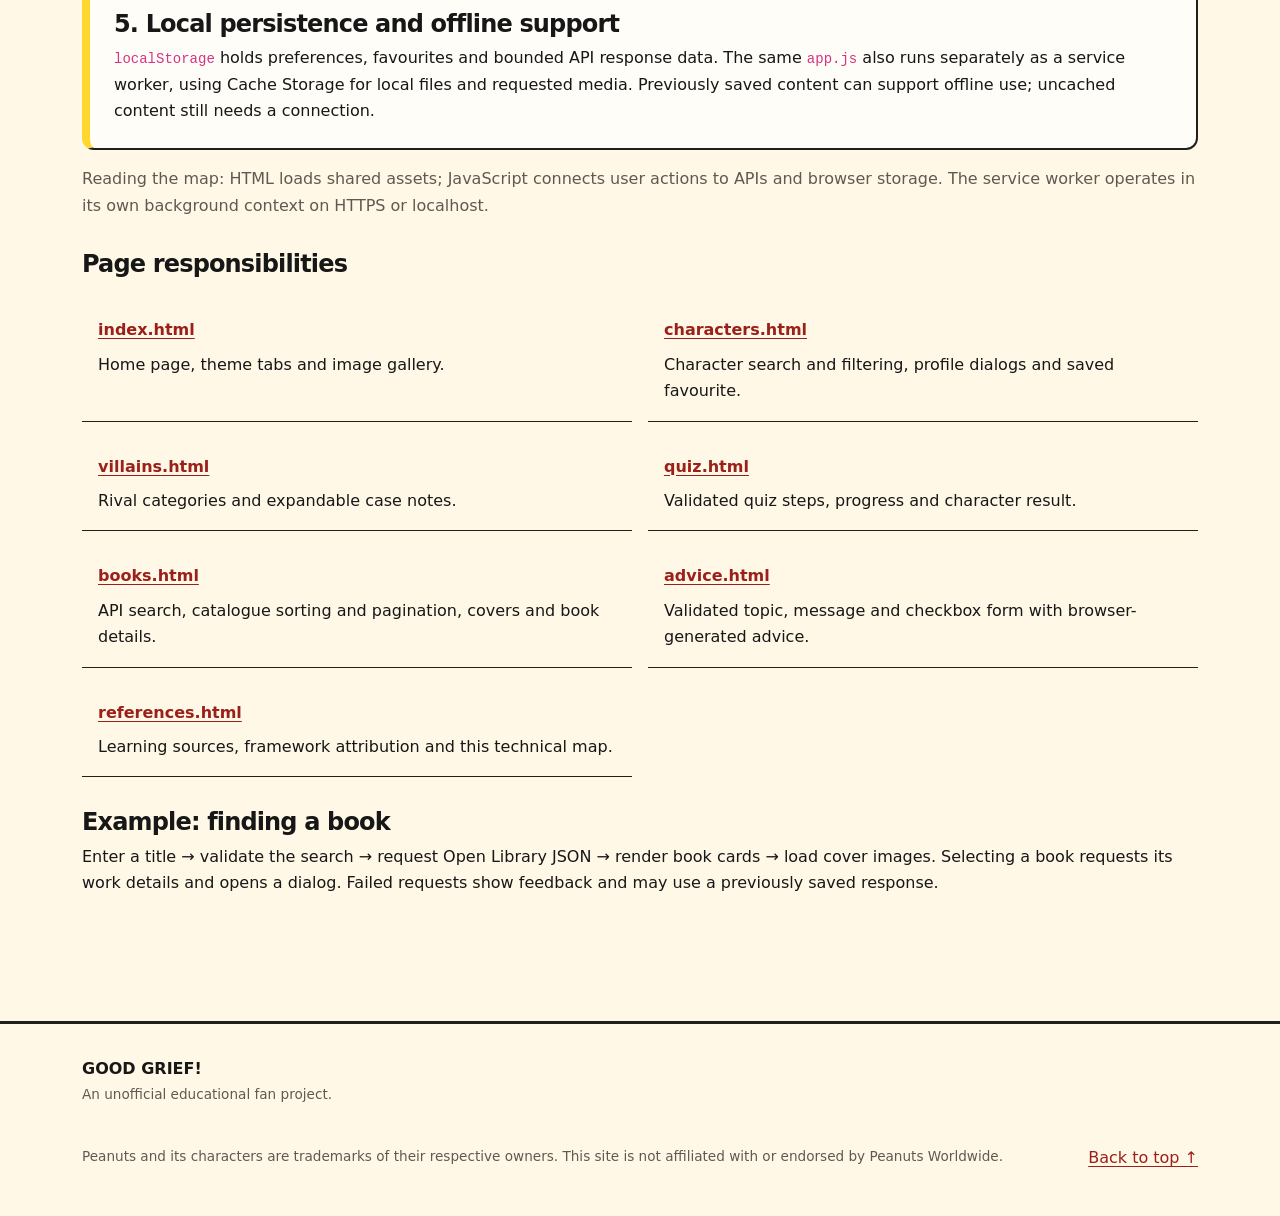
<file: Good-Grief/references.html>
<!DOCTYPE html>
<!--
 FILE: references.html
 PURPOSE: Development references, framework attribution and a technical map explaining the site architecture.
 STRUCTURE: Semantic HTML supplies content and navigation; bootstrap.min.css contains the vendor framework; styles.css contains original layouts and theme.
 app.js supplies the shared libraries and feature initializers, which guard against missing page-specific elements.
 Keep IDs referenced by JavaScript and aria-controls/aria-labelledby in sync when editing.
 This file is static and can be hosted on GitHub Pages; no Python or server application is needed.
-->
<html lang="en">
 <!-- Document metadata and shared assets. The deferred script runs after HTML parsing so feature controls exist before initialization. -->
 <head>
  <meta charset="utf-8"/>
  <meta content="width=device-width, initial-scale=1" name="viewport"/>
  <meta content="Learning references used while developing the Good Grief website." name="description"/>
  <title>
   Development References | Good Grief!
  </title>
  <!-- Third-party Bootstrap components; original styles load second. -->
  <link href="bootstrap.min.css" rel="stylesheet"/>
  <link href="styles.css" rel="stylesheet"/>
  <script defer="" src="app.js">
  </script>
 </head>
 <body data-page="references">
  <a class="skip-link" href="#main">
   Skip to main content
  </a>
  <!-- Shared navigation is written into the HTML, so every destination remains available without JavaScript. Bootstrap progressively enhances the mobile collapse control. -->
  <header class="site-header" id="top" tabindex="-1">
   <div class="shell nav-shell container navbar navbar-expand-xl gap-3 py-3">
    <a aria-label="Good Grief home" class="brand navbar-brand" href="index.html">
     <span>
      GOOD
     </span>
     <span>
      GRIEF!
     </span>
     <small>
      Peanuts fan field guide
     </small>
    </a>
    <button aria-controls="primaryNav" aria-expanded="false" aria-label="Toggle navigation" class="navbar-toggler" data-bs-target="#primaryNav" data-bs-toggle="collapse" id="menuButton" type="button">
     <span class="navbar-toggler-icon">
     </span>
    </button>
    <button aria-label="Switch to dark mode" aria-pressed="false" class="theme-toggle btn btn-outline-secondary ms-auto order-xl-last" id="themeToggle" type="button">
     <span aria-hidden="true" class="theme-toggle-icon">
      ☾
     </span>
     <span class="theme-toggle-text">
      Dark
     </span>
    </button>
    <nav aria-label="Main navigation" class="collapse navbar-collapse" id="primaryNav">
     <div class="navbar-nav ms-auto gap-1">
      <a class="nav-link" href="index.html">
       Home
      </a>
      <a class="nav-link" href="characters.html">
       Characters
      </a>
      <a class="nav-link" href="villains.html">
       Rivals
      </a>
      <a class="nav-link" href="quiz.html">
       Quiz
      </a>
      <a class="nav-link" href="books.html">
       Library
      </a>
      <a class="nav-link" href="advice.html">
       Advice
      </a>
      <a aria-current="page" class="nav-link active" href="references.html">
       References
      </a>
     </div>
    </nav>
   </div>
  </header>
  <p class="connection-status shell container alert alert-warning my-3" hidden="" id="connectionStatus" role="status">
  </p>
  <noscript>
   <p class="shell container">
    Navigation works without JavaScript. Enable JavaScript for quizzes, filters and other interactive features.
    <a href="index.html">
     Return home
    </a>
    .
   </p>
  </noscript>
  <!-- Main content landmark. The skip link targets this region to bypass repeated navigation. -->
  <main class="page-main" id="main" tabindex="-1">
   <div class="breadcrumbs-wrap">
    <nav aria-label="Breadcrumb" class="shell breadcrumbs container">
     <ol class="breadcrumb mb-0">
      <li class="breadcrumb-item">
       <a href="index.html">
        Home
       </a>
      </li>
      <li aria-current="page" class="breadcrumb-item">
       Development references
      </li>
     </ol>
    </nav>
   </div>
   <!-- CONTENT SECTION: Development references.. Original CSS Grid rules control content layout; semantic headings provide the document outline. -->
   <section class="page-hero">
    <div class="shell container">
     <p class="eyebrow">
      Learning evidence
     </p>
     <h1>
      Development references.
     </h1>
     <p>
      Selected tutorials consulted for core HTML, CSS, JavaScript,
            responsive design and jQuery techniques used in this educational
            project.
     </p>
    </div>
   </section>
   <!-- CONTENT SECTION: W3Schools tutorials.. Original CSS Grid rules control content layout; semantic headings provide the document outline. -->
   <section aria-labelledby="referencesTitle" class="section shell container">
    <div class="section-heading align-items-start mb-4">
     <p class="eyebrow">
      01 / Sources
     </p>
     <div>
      <h2 id="referencesTitle">
       W3Schools tutorials.
      </h2>
      <p>
       These links document the underlying web-development techniques
              demonstrated across the site.
      </p>
     </div>
    </div>
    <div class="reference-grid content-grid">
     <div class="grid-item">
      <article class="reference-card card h-100 card-body">
       <h3>
        HTML
       </h3>
       <p>
        Semantic page structure, forms, fieldsets, labels, details,
              dialogs and accessible attributes.
       </p>
       <a class="text-link" href="https://www.w3schools.com/html/" rel="noopener" target="_blank">
        W3Schools HTML Tutorial
        <span class="sr-only">
         (opens in a new tab)
        </span>
       </a>
      </article>
     </div>
     <div class="grid-item">
      <article class="reference-card card h-100 card-body">
       <h3>
        CSS
       </h3>
       <p>
        Grid, Flexbox, responsive design, media queries, custom
              properties, selectors and visual states.
       </p>
       <a class="text-link" href="https://www.w3schools.com/css/" rel="noopener" target="_blank">
        W3Schools CSS Tutorial
        <span class="sr-only">
         (opens in a new tab)
        </span>
       </a>
      </article>
     </div>
     <div class="grid-item">
      <article class="reference-card card h-100 card-body">
       <h3>
        JavaScript
       </h3>
       <p>
        Functions, arrays, events, validation, DOM updates, local storage
              and asynchronous requests.
       </p>
       <a class="text-link" href="https://www.w3schools.com/js/" rel="noopener" target="_blank">
        W3Schools JavaScript Tutorial
        <span class="sr-only">
         (opens in a new tab)
        </span>
       </a>
      </article>
     </div>
     <div class="grid-item">
      <article class="reference-card card h-100 card-body">
       <h3>
        Responsive design
       </h3>
       <p>
        Mobile-first layouts and progressive enhancement for tablet and
              desktop viewports.
       </p>
       <a class="text-link" href="https://www.w3schools.com/css/css_rwd_intro.asp" rel="noopener" target="_blank">
        W3Schools Responsive Web Design
        <span class="sr-only">
         (opens in a new tab)
        </span>
       </a>
      </article>
     </div>
     <div class="grid-item">
      <article class="reference-card card h-100 card-body">
       <h3>
        HTML forms
       </h3>
       <p>
        Form controls, labels, validation attributes and grouped input
              elements.
       </p>
       <a class="text-link" href="https://www.w3schools.com/html/html_forms.asp" rel="noopener" target="_blank">
        W3Schools HTML Forms
        <span class="sr-only">
         (opens in a new tab)
        </span>
       </a>
      </article>
     </div>
     <div class="grid-item">
      <article class="reference-card card h-100 card-body">
       <h3>
        jQuery
       </h3>
       <p>
        Event handling, effects and progressive interface enhancements.
       </p>
       <a class="text-link" href="https://www.w3schools.com/jquery/" rel="noopener" target="_blank">
        W3Schools jQuery Tutorial
        <span class="sr-only">
         (opens in a new tab)
        </span>
       </a>
      </article>
     </div>
    </div>
    <p class="reference-note">
     The custom theme and application content build on the existing
          coursework. Tutorials were used as learning references rather than
          copied templates.
    </p>
   </section>
   <!-- API and accessibility implementation sources. -->
   <section aria-labelledby="implementationTitle" class="section shell container">
    <h2 id="implementationTitle">Implementation references</h2>
    <ul>
     <li>
      <a href="https://openlibrary.org/dev/docs/api/search">
       Open Library Search API documentation
      </a>
     </li>
     <li>
      <a href="https://openlibrary.org/developers/api">
       Open Library catalogue and works APIs
      </a>
     </li>
     <li>
      <a href="https://www.mediawiki.org/wiki/Wikimedia_REST_API">
       Wikipedia summary API documentation
      </a>
     </li>
     <li>
      <a href="https://www.w3.org/WAI/ARIA/apg/patterns/tabs/">
       WAI-ARIA keyboard interaction for tabs
      </a>
     </li>
    </ul>
   </section>
   <!-- CONTENT SECTION: Bootstrap migration. Original CSS Grid rules control content layout; semantic headings provide the document outline. -->
   <section class="section container">
    <h2>
     Bootstrap migration
    </h2>
    <p>
     This version uses Bootstrap 5.3.8 for navigation, cards, buttons and form controls. Original CSS supplies mobile-first content grids, editorial layouts and the Peanuts visual theme. Native dialogs and existing API and quiz logic are retained.
    </p>
    <p>
     <a href="https://getbootstrap.com/docs/5.3/">
      Bootstrap documentation
     </a>
     ·
     <a href="https://github.com/twbs/bootstrap/blob/v5.3.8/LICENSE">
      Bootstrap MIT licence
     </a>
    </p>
   </section>
   <!-- CONTENT SECTION: Original CSS layout edition. Original CSS Grid rules control content layout; semantic headings provide the document outline. -->
   <section class="container section">
    <h2>
     Original CSS layout edition
    </h2>
    <p>
     Seven HTML pages, styles.css, bootstrap.min.css and app.js make up this ten-file website. bootstrap.min.css contains the vendor framework; styles.css contains original layouts and theme. app.js contains the JavaScript libraries, reusable application functions and the service worker. All libraries are included locally. Basic navigation remains available without JavaScript.
    </p>
    <p>
     Upload all ten files together to GitHub Pages. No Python or build step is needed. Native dialogs, cached API results and matching-edition cover recovery are retained. Framework licence notices are included in app.js.
    </p>
   </section>
   <!-- Technical map: semantic HTML keeps the architecture readable without JavaScript. -->
   <section class="section container" aria-labelledby="technicalMapTitle">
    <p class="eyebrow">Architecture / how it connects</p>
    <h2 id="technicalMapTitle">Technical map</h2>
    <p>A static, ten-file website. The browser renders the pages, runs the interactions and requests public API data. No application server or database is required.</p>
    <figure class="technical-map" aria-labelledby="mapCaption">
     <ol class="architecture-flow">
      <li><h3>1. Pages and navigation</h3><p><strong>Seven HTML files</strong> provide semantic content, forms and links. Every page loads the same two stylesheets and <code>app.js</code>. Navigation links work without JavaScript.</p></li>
      <li><h3>2. Shared presentation</h3><p><code>bootstrap.min.css</code> loads first for framework components. <code>styles.css</code> loads second for original mobile-first grids, yellow banners, theme colours and focus indicators.</p></li>
      <li><h3>3. Browser interactions</h3><p><code>app.js</code> bundles jQuery, Bootstrap JavaScript and reusable application functions. Page initialisers activate the relevant filters, tabs, dialogs, quiz, form validation and theme controls.</p></li>
      <li><h3>4. External content</h3><p>The Library form passes a search term to JavaScript. Fetch requests retrieve Open Library search results and work details, plus a Wikipedia author summary. Cover images load separately from Open Library. Results and status messages update the page.</p></li>
      <li><h3>5. Local persistence and offline support</h3><p><code>localStorage</code> holds preferences, favourites and bounded API response data. The same <code>app.js</code> also runs separately as a service worker, using Cache Storage for local files and requested media. Previously saved content can support offline use; uncached content still needs a connection.</p></li>
     </ol>
     <figcaption id="mapCaption">Reading the map: HTML loads shared assets; JavaScript connects user actions to APIs and browser storage. The service worker operates in its own background context on HTTPS or localhost.</figcaption>
    </figure>
    <h3>Page responsibilities</h3>
    <dl class="page-responsibilities">
     <div><dt><a href="index.html">index.html</a></dt><dd>Home page, theme tabs and image gallery.</dd></div>
     <div><dt><a href="characters.html">characters.html</a></dt><dd>Character search and filtering, profile dialogs and saved favourite.</dd></div>
     <div><dt><a href="villains.html">villains.html</a></dt><dd>Rival categories and expandable case notes.</dd></div>
     <div><dt><a href="quiz.html">quiz.html</a></dt><dd>Validated quiz steps, progress and character result.</dd></div>
     <div><dt><a href="books.html">books.html</a></dt><dd>API search, catalogue sorting and pagination, covers and book details.</dd></div>
     <div><dt><a href="advice.html">advice.html</a></dt><dd>Validated topic, message and checkbox form with browser-generated advice.</dd></div>
     <div><dt><a href="references.html">references.html</a></dt><dd>Learning sources, framework attribution and this technical map.</dd></div>
    </dl>
    <h3>Example: finding a book</h3>
    <p>Enter a title → validate the search → request Open Library JSON → render book cards → load cover images. Selecting a book requests its work details and opens a dialog. Failed requests show feedback and may use a previously saved response.</p>
   </section>
  </main>
  <!-- Shared footer with project identity and navigation. Keep its content consistent across pages. -->
  <footer>
   <div class="shell footer-grid container d-flex flex-wrap justify-content-between gap-4">
    <div>
     <strong>
      GOOD GRIEF!
     </strong>
     <p>
      An unofficial educational fan project.
     </p>
    </div>
    <p>
     Peanuts and its characters are trademarks of their respective owners.
          This site is not affiliated with or endorsed by Peanuts Worldwide.
    </p>
    <a href="#top">
     Back to top ↑
    </a>
   </div>
  </footer>
 </body>
</html>
</file>
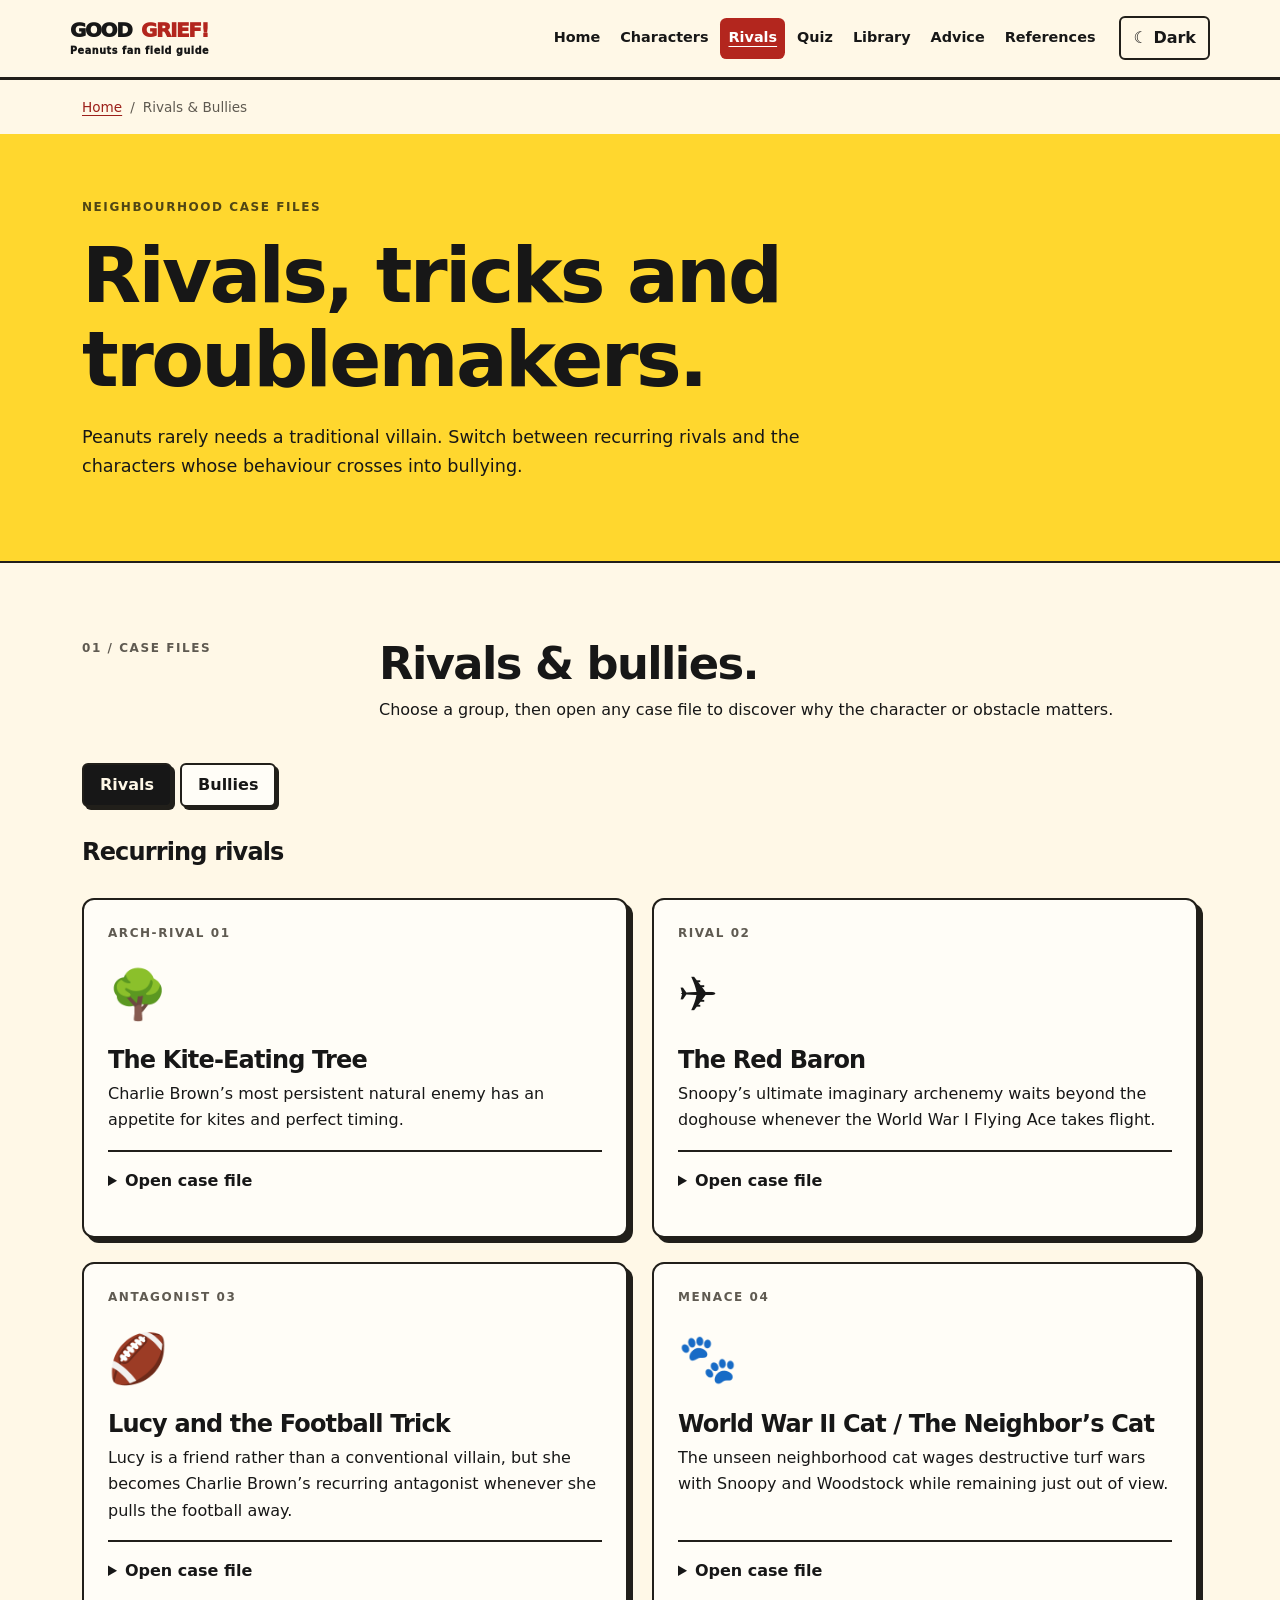
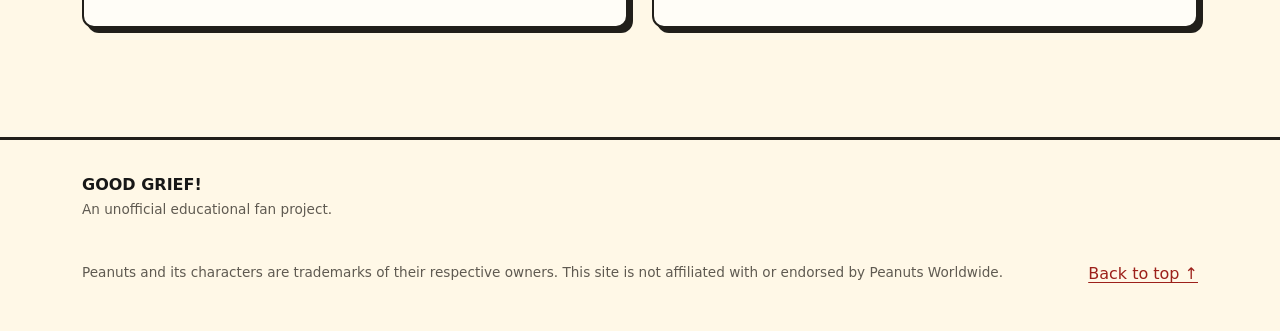
<file: Good-Grief/villains.html>
<!DOCTYPE html>
<!--
 FILE: villains.html
 PURPOSE: Rivals and bullies: keyboard-accessible category tabs and expandable case notes.
 STRUCTURE: Semantic HTML supplies content and navigation; bootstrap.min.css contains the vendor framework; styles.css contains original layouts and theme.
 app.js supplies the shared libraries and feature initializers, which guard against missing page-specific elements.
 Keep IDs referenced by JavaScript and aria-controls/aria-labelledby in sync when editing.
 This file is static and can be hosted on GitHub Pages; no Python or server application is needed.
-->
<html lang="en">
 <!-- Document metadata and shared assets. The deferred script runs after HTML parsing so feature controls exist before initialization. -->
 <head>
  <meta charset="utf-8"/>
  <meta content="width=device-width,initial-scale=1" name="viewport"/>
  <meta content="Case files for the recurring rivals and bullies of Peanuts." name="description"/>
  <title>
   Rivals &amp; Bullies | Good Grief!
  </title>
  <link href="https://code.jquery.com" rel="preconnect"/>
  <meta content="Good Grief!" name="application-name"/>
  <!-- Third-party Bootstrap components; original styles load second. -->
  <link href="bootstrap.min.css" rel="stylesheet"/>
  <link href="styles.css" rel="stylesheet"/>
  <script defer="" src="app.js">
  </script>
 </head>
 <body data-page="villains">
  <a class="skip-link" href="#main">
   Skip to main content
  </a>
  <div aria-hidden="true" class="reading-progress" id="readingProgress">
  </div>
  <!-- Shared navigation is written into the HTML, so every destination remains available without JavaScript. Bootstrap progressively enhances the mobile collapse control. -->
  <header class="site-header" id="top" tabindex="-1">
   <div class="shell nav-shell container navbar navbar-expand-xl gap-3 py-3">
    <a aria-label="Good Grief home" class="brand navbar-brand" href="index.html">
     <span>
      GOOD
     </span>
     <span>
      GRIEF!
     </span>
     <small>
      Peanuts fan field guide
     </small>
    </a>
    <button aria-controls="primaryNav" aria-expanded="false" aria-label="Toggle navigation" class="navbar-toggler" data-bs-target="#primaryNav" data-bs-toggle="collapse" id="menuButton" type="button">
     <span class="navbar-toggler-icon">
     </span>
    </button>
    <button aria-label="Switch to dark mode" aria-pressed="false" class="theme-toggle btn btn-outline-secondary ms-auto order-xl-last" id="themeToggle" type="button">
     <span aria-hidden="true" class="theme-toggle-icon">
      ☾
     </span>
     <span class="theme-toggle-text">
      Dark
     </span>
    </button>
    <nav aria-label="Main navigation" class="collapse navbar-collapse" id="primaryNav">
     <div class="navbar-nav ms-auto gap-1">
      <a class="nav-link" href="index.html">
       Home
      </a>
      <a class="nav-link" href="characters.html">
       Characters
      </a>
      <a aria-current="page" class="nav-link active" href="villains.html">
       Rivals
      </a>
      <a class="nav-link" href="quiz.html">
       Quiz
      </a>
      <a class="nav-link" href="books.html">
       Library
      </a>
      <a class="nav-link" href="advice.html">
       Advice
      </a>
      <a class="nav-link" href="references.html">
       References
      </a>
     </div>
    </nav>
   </div>
  </header>
  <p class="connection-status shell container alert alert-warning my-3" hidden="" id="connectionStatus" role="status">
  </p>
  <noscript>
   <p class="shell container">
    Navigation works without JavaScript. Enable JavaScript for quizzes, filters and other interactive features.
    <a href="index.html">
     Return home
    </a>
    .
   </p>
  </noscript>
  <!-- Main content landmark. The skip link targets this region to bypass repeated navigation. -->
  <main class="page-main" id="main" tabindex="-1">
   <div class="breadcrumbs-wrap">
    <nav aria-label="Breadcrumb" class="shell breadcrumbs container">
     <ol class="breadcrumb mb-0">
      <li class="breadcrumb-item">
       <a href="index.html">
        Home
       </a>
      </li>
      <li aria-current="page" class="breadcrumb-item">
       Rivals &amp; Bullies
      </li>
     </ol>
    </nav>
   </div>
   <!-- CONTENT SECTION: Rivals, tricks and troublemakers.. Original CSS Grid rules control content layout; semantic headings provide the document outline. -->
   <section class="page-hero">
    <div class="shell container">
     <p class="eyebrow">
      Neighbourhood case files
     </p>
     <h1>
      Rivals, tricks and troublemakers.
     </h1>
     <p>
      Peanuts rarely needs a traditional villain. Switch between recurring rivals and the characters whose behaviour crosses into bullying.
     </p>
    </div>
   </section>
   <!-- CONTENT SECTION: Rivals & bullies.. Original CSS Grid rules control content layout; semantic headings provide the document outline. -->
   <section aria-labelledby="rivalsTitle" class="section villains-section">
    <div class="shell container">
     <div class="section-heading align-items-start mb-4">
      <p class="eyebrow">
       01 / Case files
      </p>
      <div>
       <h2 id="rivalsTitle">
        Rivals &amp; bullies.
       </h2>
       <p>
        Choose a group, then open any case file to discover why the character or obstacle matters.
       </p>
      </div>
     </div>
     <div aria-label="Choose case-file group" class="case-toggle nav nav-pills gap-2 mb-4" role="tablist">
      <button aria-controls="rivalsPanel" aria-selected="true" class="case-toggle-button is-active btn btn-primary nav-link" id="rivalsTab" role="tab" type="button">
       Rivals
      </button>
      <button aria-controls="bulliesPanel" aria-selected="false" class="case-toggle-button btn btn-primary nav-link" id="bulliesTab" role="tab" tabindex="-1" type="button">
       Bullies
      </button>
     </div>
     <!-- LIVE FEEDBACK: announces changes without requiring the user to move focus. Keep updates brief and meaningful. -->
     <p aria-live="polite" class="visually-hidden" id="caseGroupStatus" role="status">
     </p>
     <!-- CONTENT SECTION: Recurring rivals. Original CSS Grid rules control content layout; semantic headings provide the document outline. -->
     <section aria-labelledby="rivalsTab" class="case-panel" id="rivalsPanel" role="tabpanel">
      <h3 class="case-panel-title">
       Recurring rivals
      </h3>
      <div class="villain-grid content-grid">
       <div class="grid-item">
        <article class="villain-card featured-villain card h-100 card-body">
         <span class="villain-number">
          ARCH-RIVAL 01
         </span>
         <span aria-hidden="true" class="villain-icon">
          🌳
         </span>
         <h3>
          The Kite-Eating Tree
         </h3>
         <p>
          Charlie Brown’s most persistent natural enemy has an appetite for kites and perfect timing.
         </p>
         <details>
          <summary>
           Open case file
          </summary>
          <p>
           <strong>
            Known weakness:
           </strong>
           None confirmed. Best approached without a kite.
          </p>
          <p>
           <strong>
            Why it matters:
           </strong>
           The tree turns repeated frustration into a funny symbol of persistence.
          </p>
         </details>
        </article>
       </div>
       <div class="grid-item">
        <article class="villain-card card h-100 card-body">
         <span class="villain-number">
          RIVAL 02
         </span>
         <span aria-hidden="true" class="villain-icon">
          ✈️
         </span>
         <h3>
          The Red Baron
         </h3>
         <p>
          Snoopy’s ultimate imaginary archenemy waits beyond the doghouse whenever the World War I Flying Ace takes flight.
         </p>
         <details>
          <summary>
           Open case file
          </summary>
          <p>
           <strong>
            Battlefield:
           </strong>
           The skies of Snoopy’s imagination.
          </p>
          <p>
           <strong>
            Why it matters:
           </strong>
           This unseen rival transforms an ordinary doghouse into an epic aerial adventure.
          </p>
         </details>
        </article>
       </div>
       <div class="grid-item">
        <article class="villain-card card h-100 card-body">
         <span class="villain-number">
          ANTAGONIST 03
         </span>
         <span aria-hidden="true" class="villain-icon">
          🏈
         </span>
         <h3>
          Lucy and the Football Trick
         </h3>
         <p>
          Lucy is a friend rather than a conventional villain, but she becomes Charlie Brown’s recurring antagonist whenever she pulls the football away.
         </p>
         <details>
          <summary>
           Open case file
          </summary>
          <p>
           <strong>
            Warning sign:
           </strong>
           Absolute confidence that this time will be different.
          </p>
          <p>
           <strong>
            Why it matters:
           </strong>
           The running joke balances trust, optimism and inevitable disappointment.
          </p>
         </details>
        </article>
       </div>
       <div class="grid-item">
        <article class="villain-card card h-100 card-body">
         <span class="villain-number">
          MENACE 04
         </span>
         <span aria-hidden="true" class="villain-icon">
          🐾
         </span>
         <h3>
          World War II Cat / The Neighbor’s Cat
         </h3>
         <p>
          The unseen neighborhood cat wages destructive turf wars with Snoopy and Woodstock while remaining just out of view.
         </p>
         <details>
          <summary>
           Open case file
          </summary>
          <p>
           <strong>
            Threat level:
           </strong>
           Best judged from a safe distance—preferably away from the doghouse.
          </p>
          <p>
           <strong>
            Why it matters:
           </strong>
           Keeping the cat unseen makes the menace seem larger, fiercer and funnier.
          </p>
         </details>
        </article>
       </div>
      </div>
     </section>
     <!-- CONTENT SECTION: Known bullies. Original CSS Grid rules control content layout; semantic headings provide the document outline. -->
     <section aria-labelledby="bulliesTab" class="case-panel" id="bulliesPanel" role="tabpanel">
      <h3 class="case-panel-title">
       Known bullies
      </h3>
      <div class="villain-grid bully-grid content-grid">
       <div class="grid-item">
        <article class="villain-card featured-villain card h-100 card-body">
         <span class="villain-number">
          BULLY 01
         </span>
         <span aria-hidden="true" class="villain-icon">
          🎯
         </span>
         <h3>
          Joe Agate
         </h3>
         <p>
          An expert marble player who takes advantage of Rerun until Charlie Brown challenges him and wins the marbles back.
         </p>
         <details>
          <summary>
           Open case file
          </summary>
          <p>
           <strong>
            Method:
           </strong>
           Uses his experience and confidence to intimidate a younger player.
          </p>
          <p>
           <strong>
            Why it matters:
           </strong>
           Joe gives Charlie Brown a rare opportunity to stand up to a bully and succeed.
          </p>
         </details>
        </article>
       </div>
       <div class="grid-item">
        <article class="villain-card card h-100 card-body">
         <span class="villain-number">
          BULLY 02
         </span>
         <span aria-hidden="true" class="villain-icon">
          ⚾
         </span>
         <h3>
          Thibault
         </h3>
         <p>
          A short-tempered and argumentative member of Peppermint Patty’s baseball team who directs hostile behaviour at others.
         </p>
         <details>
          <summary>
           Open case file
          </summary>
          <p>
           <strong>
            Known for:
           </strong>
           Picking fights and making chauvinistic comments toward Marcie.
          </p>
          <p>
           <strong>
            Why it matters:
           </strong>
           Thibault shows how aggression can disrupt a team and test its friendships.
          </p>
         </details>
        </article>
       </div>
       <div class="grid-item">
        <article class="villain-card card h-100 card-body">
         <span class="villain-number">
          FILM BULLIES 03
         </span>
         <span aria-hidden="true" class="villain-icon">
          🛶
         </span>
         <h3>
          The Camp Bullies
         </h3>
         <p>
          A domineering trio determined to defeat Charlie Brown and his friends throughout the camp competitions and river race.
         </p>
         <details>
          <summary>
           Open case file
          </summary>
          <p>
           <strong>
            Tactics:
           </strong>
           Cheating, intimidation and sending Brutus after Snoopy and Woodstock.
          </p>
          <p>
           <strong>
            Why it matters:
           </strong>
           The trio creates a direct team-versus-team conflict in
           <cite>
            Race for Your Life, Charlie Brown
           </cite>
           .
          </p>
         </details>
        </article>
       </div>
       <div class="grid-item">
        <article class="villain-card card h-100 card-body">
         <span class="villain-number">
          COURT RIVAL 04
         </span>
         <span aria-hidden="true" class="villain-icon">
          🎾
         </span>
         <h3>
          Molly Volley
         </h3>
         <p>
          A fiercely competitive tennis player whose aggressive court manner overwhelms Schroeder and challenges Snoopy.
         </p>
         <details>
          <summary>
           Open case file
          </summary>
          <p>
           <strong>
            Tactics:
           </strong>
           Loud intimidation, relentless competitiveness and a win-at-all-costs attitude.
          </p>
          <p>
           <strong>
            Why it matters:
           </strong>
           Molly turns a friendly doubles match into a comic test of patience and teamwork.
          </p>
         </details>
        </article>
       </div>
       <div class="grid-item">
        <article class="villain-card card h-100 card-body">
         <span class="villain-number">
          UNFRIENDLY PEERS 05
         </span>
         <span aria-hidden="true" class="villain-icon">
          💬
         </span>
         <h3>
          Violet Gray &amp; Patty
         </h3>
         <p>
          Early neighborhood peers who often patronize, exclude or behave snobbishly toward Charlie Brown.
         </p>
         <details>
          <summary>
           Open case file
          </summary>
          <p>
           <strong>
            Tactics:
           </strong>
           Teasing, social exclusion and dismissive comments.
          </p>
          <p>
           <strong>
            Why it matters:
           </strong>
           Their behaviour represents the everyday peer pressure and rejection Charlie Brown repeatedly faces.
          </p>
         </details>
        </article>
       </div>
       <div class="grid-item">
        <article class="villain-card film-villain card h-100 card-body">
         <span class="villain-number">
          ACCOMPLICE 06
         </span>
         <span aria-hidden="true" class="villain-icon">
          🐈
         </span>
         <h3>
          Brutus
         </h3>
         <p>
          The camp bullies’ aggressive pet bobcat, used to terrorize Snoopy and Woodstock during the wilderness adventure.
         </p>
         <details>
          <summary>
           Open case file
          </summary>
          <p>
           <strong>
            Territory:
           </strong>
           The camp and its dangerous river race.
          </p>
          <p>
           <strong>
            Why it matters:
           </strong>
           Brutus turns the bullies’ threats into a direct physical danger.
          </p>
         </details>
        </article>
       </div>
      </div>
     </section>
    </div>
   </section>
  </main>
  <!-- Shared footer with project identity and navigation. Keep its content consistent across pages. -->
  <footer>
   <div class="shell footer-grid container d-flex flex-wrap justify-content-between gap-4">
    <div>
     <strong>
      GOOD GRIEF!
     </strong>
     <p>
      An unofficial educational fan project.
     </p>
    </div>
    <p>
     Peanuts and its characters are trademarks of their respective owners.
          This site is not affiliated with or endorsed by Peanuts Worldwide.
    </p>
    <a href="#top">
     Back to top ↑
    </a>
   </div>
  </footer>
 </body>
</html>
</file>
<file: style.css>
:root,[data-bs-theme=dark]{--bs-body-bg:#0c1518;--bs-body-color:#f1f6f3;--bs-secondary-color:#c2d3ce;--bs-border-color:#78968c;--bs-link-color:#c6efcc;--bs-link-hover-color:#e4ffe8;--bs-body-font-size:1.0625rem;--bs-body-line-height:1.7}body{background:radial-gradient(ellipse at top right,#18342e55,transparent 45%),#0c1518}.container{max-width:1160px}.brand,h1,h2,h3{font-family:Georgia,serif}.brand{font-size:1.8rem;color:#e4f2e6}.eyebrow{color:#c6efcc;margin-bottom:.5rem}.intro,.hint,.local-note,.count{color:#c2d3ce}.search-box{max-width:48rem}.hint,.local-note{font-size:1rem;margin:.65rem 0}.card{--bs-card-bg:#17262a;--bs-card-color:#f1f6f3;--bs-card-border-color:#78968c;--bs-card-border-radius:.65rem}.entry{border-top:3px solid #a7cfb9;overflow-wrap:anywhere}.entry h3{font-size:1.65rem}.theme{color:#c6efcc;margin-bottom:1rem}.meaning{flex:1}.save{align-self:flex-start;margin-bottom:1rem}.entry details{border-top:1px solid #78968c;padding-top:.5rem}.entry summary{min-height:48px;padding:.6rem 0;color:#c6efcc;cursor:pointer}.entry details p{border-left:3px solid #c6efcc;padding-left:1rem}.btn,.nav-link{min-height:48px;display:inline-flex;align-items:center;justify-content:center}.btn{--bs-btn-border-width:2px}.btn-outline-light{--bs-btn-color:#f1f6f3;--bs-btn-border-color:#78968c;--bs-btn-hover-color:#10221b;--bs-btn-hover-bg:#c6efcc;--bs-btn-hover-border-color:#c6efcc}.btn-primary,.btn[aria-pressed=true]{color:#14251b;background:#c6efcc;border-color:#c6efcc;font-weight:600}.btn-primary:hover,.btn-primary:active{color:#14251b!important;background:#e0f8e1!important;border-color:#e0f8e1!important}.btn[aria-pressed=true]::after{content:' ✓'}.alphabet{display:flex;flex-wrap:wrap;gap:.5rem;padding:1.25rem 0;border-block:1px solid #78968c;margin:1.5rem 0}.alphabet .btn{min-width:48px}.alphabet .btn[aria-pressed=true]{text-decoration:underline;text-underline-offset:.2em}.alphabet .btn[aria-pressed=true]::after{content:none}.nav-pills{--bs-nav-pills-link-active-bg:#c6efcc;--bs-nav-pills-link-active-color:#14251b}.nav-link{color:#c6efcc}.form-control,.form-select{background-color:#f3f7f4;color:#14201b;border:2px solid #a5c2b5;min-height:52px}.form-select{color-scheme:light;--bs-form-select-bg-img:url("data:image/svg+xml,%3Csvg xmlns='http://www.w3.org/2000/svg' viewBox='0 0 16 16'%3E%3Cpath fill='none' stroke='%2314201b' stroke-linecap='round' stroke-linejoin='round' stroke-width='2' d='m2 5 6 6 6-6'/%3E%3C/svg%3E")}.form-control:focus,.form-select:focus{background-color:#fff;color:#14201b}.form-control::placeholder{color:#485d54}.alert-info{--bs-alert-bg:#17332f;--bs-alert-color:#dbf5e4;--bs-alert-border-color:#78968c}button:focus-visible,a:focus-visible,input:focus-visible,select:focus-visible,summary:focus-visible,[tabindex='-1']:focus{outline:3px solid #ffe58a!important;outline-offset:4px;box-shadow:0 0 0 6px #0c1518!important}.skip{position:fixed;left:1rem;top:1rem;transform:translateY(-200%);background:#ffe58a;color:#10201a;padding:1rem;z-index:1100}.skip:focus{transform:none}#about{margin-top:2rem;padding:1.5rem 0;border-top:1px solid #78968c}#about p{max-width:75ch;color:#c2d3ce}.field-error,#form-error{color:#ffd1c6}[aria-invalid=true]{border:3px solid #ffb7a8}#reading{margin-top:2rem}#predictions p{white-space:pre-line}footer{color:#c2d3ce}a{text-underline-offset:.2em}[hidden]{display:none!important}@media(max-width:575px){.container{padding-inline:1rem}.nav{width:100%}.nav-link{padding-inline:.75rem}}@media(prefers-reduced-motion:reduce){*,*::before,*::after{animation:none!important;transition:none!important;scroll-behavior:auto!important}}@media(forced-colors:active){.btn[aria-pressed=true]{border:3px solid Highlight}.card{border:1px solid CanvasText}}
</file>
<file: Good-Grief/styles.css>
/* FILE: styles.css — original Good Grief presentation and responsive layouts.
 * Load after bootstrap.min.css (third-party components, separately attributed).
 * Content grids and editorial layouts below use our own mobile-first CSS Grid.
 * Breakpoints are in rem: one column by default, two at 40rem, three at 64rem.
 * Reference for Grid syntax: https://developer.mozilla.org/en-US/docs/Web/CSS/CSS_grid_layout
 * Reference for focus: https://www.w3.org/WAI/WCAG22/Understanding/focus-visible.html
 */
/* Good Grief — Bootstrap 5 theme.
   Bootstrap supplies navbar, form, card and spacing utilities; original CSS owns content layouts.
   This file defines the original comic-book identity and accessible states. */
/* THEME TOKENS: centralize brand colours, surfaces and Bootstrap variable overrides for the light theme. */
:root {
  --gg-paper: #fff8e7;
  --gg-ink: #171717;
  --gg-muted: #5f5a51;
  --gg-card: #fffdf7;
  --gg-line: #211f1a;
  --gg-red: #b3261e;
  --gg-error: #b32118;
  --gg-radius: .75rem;
  --gg-gap: 1.5rem;
  --gg-yellow: #ffd72e;
  --gg-shadow: 5px 5px 0 #211f1a;
  --bs-body-font-family: 'Segoe UI', system-ui, sans-serif;
  --bs-body-color: var(--gg-ink);
  --bs-body-bg: var(--gg-paper);
  --bs-border-color: var(--gg-line);
  --bs-link-color: #9c201a;
  --bs-link-color-rgb: 156, 32, 26;
  --bs-link-hover-color: #701711;
  --bs-link-hover-color-rgb: 112, 23, 17;
}
/* DARK THEME: override shared tokens so components inherit readable colours without per-page duplication. */
[data-bs-theme='dark'] {
  --gg-error: #ffb9b2;
  --gg-paper: #171717;
  --gg-ink: #f7f1e5;
  --gg-muted: #ccc4b8;
  --gg-card: #252525;
  --gg-line: #eee6da;
  --gg-shadow: 5px 5px 0 #050505;
  --bs-body-color: var(--gg-ink);
  --bs-body-bg: var(--gg-paper);
  --bs-border-color: var(--gg-line);
  --bs-link-color: #ffe180;
  --bs-link-color-rgb: 255, 225, 128;
  --bs-link-hover-color: #fff2c6;
  --bs-link-hover-color-rgb: 255, 242, 198;
}
/* BASE DOCUMENT: typography, wrapping and scroll positioning. Reduced motion is handled at the end. */
html { scroll-behavior: smooth; scroll-padding-top: 0; }
body { line-height: 1.65; background-image: radial-gradient(#8882 .7px, transparent .7px); background-size: 12px 12px; }
h1,h2,h3 { font-weight: 900; letter-spacing: -.035em; line-height: 1.1; overflow-wrap: anywhere; }
h1 { font-size: clamp(2.5rem, 6vw, 5.5rem); }
h2 { font-size: clamp(1.8rem, 3.5vw, 3rem); }
h3 { font-size: 1.5rem; }
p { overflow-wrap: anywhere; }
img { max-width: 100%; }
a { text-underline-offset: .2em; }
[hidden] { display: none !important; }
:focus-visible { outline: 3px solid #111 !important; outline-offset: 3px; box-shadow: 0 0 0 7px #fff !important; }
.skip-link { position: fixed; top: -6rem; left: 1rem; z-index: 2000; padding: .75rem 1rem; background: #111; color: #fff; }
.skip-link:focus { top: 1rem; }
.sr-only { position: absolute; width: 1px; height: 1px; padding: 0; margin: -1px; overflow: hidden; clip: rect(0,0,0,0); white-space: nowrap; border: 0; }
/* ORIGINAL LAYOUTS: intrinsic minimums allow long content to wrap at zoom.
   All collections share one grid definition; only column counts vary. */
.content-grid, .section-heading, .hero-layout, .character-tools, .library-tools {
  display: grid;
  grid-template-columns: minmax(0, 1fr);
  gap: var(--gg-gap);
}
.content-grid > *, .section-heading > *, .hero-layout > *,
.character-tools > *, .library-tools > * { min-width: 0; }
.grid-item { display: flex; }
.grid-item > .card { width: 100%; }
.hero-layout { align-items: center; gap: clamp(1.5rem, 4vw, 3rem); }
.character-tools, .library-tools { align-items: end; margin-bottom: 1.5rem; }
.library-tools .field { margin-bottom: 0 !important; }
input, select, textarea { max-width: 100%; }
textarea { resize: vertical; }
.card, .theme-panel, dialog { overflow-wrap: anywhere; }
.navbar-nav .nav-link[aria-current="page"] { text-decoration: underline; text-underline-offset: .3em; }
/* A long set of tabs wraps instead of causing horizontal scrolling. */
[role="tablist"] { flex-wrap: wrap; gap: .5rem; }
@media (min-width: 40rem) {
  .content-grid, .character-tools { grid-template-columns: repeat(2, minmax(0, 1fr)); }
  .library-tools { grid-template-columns: minmax(0, 1fr) auto; }
}
@media (min-width: 64rem) {
  .content-grid:not(.villain-grid) { grid-template-columns: repeat(3, minmax(0, 1fr)); }
  .section-heading { grid-template-columns: minmax(0, 1fr) minmax(0, 3fr); }
  .hero-layout { grid-template-columns: minmax(0, 7fr) minmax(0, 5fr); }
}
/* NAVIGATION: brand styling and progressive enhancement; static links remain available without JavaScript. */
.site-header { position: relative; z-index: 1020; background: var(--gg-paper); border-bottom: 3px solid var(--gg-line); }
.brand { color: var(--gg-ink); font-weight: 1000; letter-spacing: -.07em; line-height: .95; }
.brand span { display: inline-block; }
.brand span:nth-child(2) { color: var(--gg-red); margin-left: .2em; }
[data-bs-theme='dark'] .brand span:nth-child(2) { color: #ffb9b2; }
.brand small { display: block; font-size: .6rem; letter-spacing: .06em; margin-top: .4rem; }
.navbar-nav .nav-link { color: var(--gg-ink); font-size: .9rem; font-weight: 800; padding: .55rem .7rem; border-radius: .4rem; }
.navbar-nav .nav-link[aria-current="page"],.navbar-nav .nav-link:hover { background: var(--gg-red); color: #fff; }
html:not(.js) .navbar-collapse { display: block; flex-basis: 100%; }
html:not(.js) .navbar-toggler, html:not(.js) .theme-toggle { display: none; }
html:not(.js) .navbar-nav { flex-wrap: wrap; flex-direction: row; }
/* BUTTONS: customize Bootstrap button variables while retaining its interaction and disabled states. */
.btn { font-weight: 800; min-height: 44px; border-width: 2px; white-space: normal; }
.btn-primary {
  --bs-btn-bg: #b3261e; --bs-btn-border-color: #b3261e; --bs-btn-color: #fff;
  --bs-btn-hover-bg: #8d1c16; --bs-btn-hover-border-color: #8d1c16;
  --bs-btn-active-bg: #701711; --bs-btn-active-border-color: #701711;
  --bs-btn-disabled-bg: #655f59; --bs-btn-disabled-border-color: #655f59;
}
.btn-outline-dark,.btn-outline-secondary { --bs-btn-color: var(--gg-ink); --bs-btn-border-color: var(--gg-line); --bs-btn-hover-bg: var(--gg-ink); --bs-btn-hover-color: var(--gg-paper); --bs-btn-hover-border-color: var(--gg-ink); --bs-btn-active-bg: var(--gg-ink); --bs-btn-active-color: var(--gg-paper); }
.btn-primary:not(:disabled) { box-shadow: 3px 3px 0 var(--gg-line); }
/* PAGE IDENTITY: section spacing, hero, headings and introductory content. */
.section { padding-block: clamp(2.5rem, 6vw, 5rem); }
.eyebrow,.villain-number { font-size: .75rem; font-weight: 900; text-transform: uppercase; letter-spacing: .13em; color: var(--gg-muted); }
/* Shared banner colours stay readable in both themes. */
.hero,.page-hero { background: var(--gg-yellow); color: #171717; }
.hero { border-bottom: 3px solid var(--gg-line); }
.hero-grid { padding-block: clamp(3rem, 7vw, 6rem); }
.hero .eyebrow,.page-hero .eyebrow { color: #504614; }
.hero h1 em { color: #9c201a; font-style: normal; }
.hero-intro { max-width: 38rem; font-size: 1.15rem; margin-block: 1.5rem; }
.hero a.text-link { color: #171717; font-weight: 800; }
.hero-note { padding: 2rem; background: #fffdf7; color: #171717; border: 3px solid #171717; box-shadow: 8px 8px 0 #171717; transform: rotate(2deg); }
.hero-note p { font-size: 1.8rem; font-weight: 900; line-height: 1.2; }
.ticker { background: #171717; color: #fff8e7; padding: 1rem; }
.ticker-track { display: flex; flex-wrap: wrap; justify-content: center; gap: 1.25rem; font-size: .8rem; font-weight: 800; }
.ticker i { color: var(--gg-yellow); }
.page-hero { padding-block: clamp(2.5rem, 5vw, 4.5rem); border-bottom: 2px solid var(--gg-line); }
.page-hero p:last-child { max-width: 48rem; font-size: 1.1rem; margin-top: 1.25rem; }
.breadcrumbs { padding-block: 1rem; font-size: .85rem; }
.breadcrumb-item,.breadcrumb-item.active,.breadcrumb-item + .breadcrumb-item::before { color: var(--gg-muted); }
/* REUSABLE CARDS: consistent borders, surfaces and shadows across static and dynamically rendered content. */
.card { --bs-card-bg: var(--gg-card); --bs-card-color: var(--gg-ink); --bs-card-border-color: var(--gg-line); border-width: 2px; border-radius: var(--gg-radius); box-shadow: var(--gg-shadow); }
.page-card { color: var(--gg-ink); text-decoration: none; padding: 1.5rem; }
.page-card > span { display: block; margin-bottom: 1.5rem; font-weight: 900; color: var(--gg-muted); }
.page-card strong { margin-top: auto; text-decoration: underline; }
.page-card:hover { transform: translateY(-3px); }
.reference-card,.villain-card { padding: 1.5rem; }
.reference-card a { margin-top: auto; }
.photo-card { margin: 0; overflow: hidden; }
.photo-card img { width: 100%; height: 260px; object-fit: cover; }
.photo-card figcaption { padding: 1.25rem; }
.photo-card figcaption strong { display: block; }
.theme-panel { padding: 2rem; border: 2px solid var(--gg-line); background: var(--gg-card); border-radius: var(--gg-radius); }
.nav-pills .nav-link { color: var(--gg-ink); background: var(--gg-card); border: 2px solid var(--gg-line); }
.nav-pills [aria-selected='true'] { background: #171717; color: #fff8e7; }
[data-bs-theme='dark'] .nav-pills [aria-selected='true'] { background: var(--gg-yellow); color: #171717; }
.case-panel-title { margin-block: 2rem; }
.villain-icon { font-size: 3rem; display: block; margin-block: .75rem; }
.villain-number { display: block; }
.villain-card details { border-top: 2px solid var(--gg-line); margin-top: auto; padding-top: 1rem; }
summary { cursor: pointer; font-weight: 800; min-height: 44px; }
.character-card { position: relative; padding: 1.25rem; }
.character-photo { width: 100%; height: 240px; object-fit: contain; background: #fff; border-radius: .4rem; margin-bottom: 1rem; }
.character-source { font-size: .85rem; margin-bottom: 1rem; }
.favourite-mark { position: absolute; right: 1.5rem; top: 1.5rem; background: #ffd72e; color: #171717; border-radius: 50%; padding: .25rem .6rem; }
/* FORMS: visible labels, controls, validation and theme-aware error colours. */
.form-label,legend { font-weight: 800; }
.form-control,.form-select { min-height: 48px; border-width: 2px; border-color: var(--gg-line); background-color: var(--gg-card); color: var(--gg-ink); }
.form-control::placeholder { color: var(--gg-muted); opacity: 1; }
.form-control:focus,.form-select:focus { background-color: var(--gg-card); color: var(--gg-ink); border-color: var(--gg-line); }
.form-check-input { border: 2px solid var(--gg-line); width: 1.2em; height: 1.2em; margin-right: .5rem; }
.form-check-input:checked { background-color: #b3261e; border-color: #b3261e; }
.form-error { min-height: 1.4em; color: var(--gg-error); font-size: .9rem; margin-block: .35rem; }
[aria-invalid='true'] { border-color: var(--gg-error); outline: 2px solid var(--gg-error); }
/* BOOK CATALOGUE: cover sizing, fallback states, metadata and API source details. */
.library-sort { max-width: 26rem; margin-top: 1.25rem; }
.book-cover { height: 270px; width: 100%; object-fit: contain; padding: 1rem; background: #f4eddb; border-radius: .65rem .65rem 0 0; }
.book-cover-placeholder { min-height: 270px; display: flex; flex-direction: column; align-items: center; justify-content: center; padding: 1rem; gap: .75rem; background: var(--gg-card); border-bottom: 2px dashed var(--gg-line); text-align: center; }
.book-meta,.character-count,.booth-disclaimer { color: var(--gg-muted); font-size: .9rem; }
.book-card > .book-meta { padding: .5rem 1rem; margin: 0; }
.book-card .text-link { margin-top: auto; }
.author-context { margin-top: 2rem; }
.api-credit { margin-top: 2rem; padding-top: 1.5rem; border-top: 2px solid var(--gg-line); }
.page-actions { margin-top: 2rem; }
#bookDescription { white-space: pre-line; overflow-wrap: anywhere; }
/* DIALOGS: constrain height for scrolling and style native modal surfaces and backdrops. */
dialog { width: min(42rem, calc(100% - 2rem)); max-height: 85dvh; overflow: auto; padding: clamp(1rem, 4vw, 2rem); border: 3px solid var(--gg-line); border-radius: var(--gg-radius); background: var(--gg-card); color: var(--gg-ink); }
dialog::backdrop { background: #000b; }
.dialog-close,.jq-lightbox-close { float: right; min-width: 44px; min-height: 44px; margin: 0 0 1rem 1rem; }
.jq-lightbox img { max-height: 65vh; width: 100%; object-fit: contain; }
.jq-lightbox figure { margin: 0; }
.jq-lightbox figcaption { padding-top: 1rem; }
/* QUIZ: question choices, progress and results; hidden steps remain controlled by JavaScript. */
.quiz-card { max-width: 56rem; margin-inline: auto; }
.quiz-step legend { font-size: 1.3rem; margin-block: 1rem; }
.quiz-step label { display: block; padding: 1rem; border: 2px solid var(--gg-line); border-radius: .5rem; cursor: pointer; }
.quiz-step label:has(:checked) { background: #ffd72e; color: #171717; }
.quiz-controls { margin-top: 1.5rem; }
.quiz-message { min-height: 1.6em; margin-top: 1rem; }
.quiz-progress { height: .7rem; background: #bbb; }
.quiz-progress span { display: block; background: #b3261e; transition: width .2s; }
.quiz-result-image { width: min(100%, 260px); height: 260px; object-fit: contain; background: #fff; margin-block: 1rem; border-radius: .5rem; }
/* ADVICE BOOTH: page-specific visual treatment around the shared validated form. */
.booth-wrap { max-width: 58rem; }
.booth-sign { background: #ffd72e; color: #171717; border: 3px solid #171717; padding: 1rem 2rem; text-align: center; font-size: 1.4rem; font-weight: 900; margin-bottom: 1.5rem; }
.booth-sign strong { display: inline-block; margin-left: 1rem; font-size: 2.5rem; }
.booth-heading { margin-bottom: 2rem; }
.booth-heading h1 { font-size: clamp(2rem, 5vw, 3.5rem); }
.booth-disclaimer,.home-return { margin-top: 1.5rem; }
.advice-result blockquote { font-size: 1.6rem; font-weight: 800; }
/* FOOTER AND STATUS: common footer, progress indicator and transient notifications. */
footer { border-top: 3px solid var(--gg-line); padding-block: 2rem; margin-top: 2rem; }
footer p { font-size: .85rem; color: var(--gg-muted); }
.reading-progress { position: fixed; top: 0; height: 3px; background: #b3261e; z-index: 1100; }
.jq-toast { position: fixed; bottom: 1.5rem; left: 50%; transform: translateX(-50%); z-index: 1100; max-width: calc(100% - 2rem); padding: 1rem 1.5rem; border: 2px solid var(--gg-line); background: var(--gg-card); color: var(--gg-ink); box-shadow: var(--gg-shadow); }
/* Keep content visible even if an observer or optional enhancement fails. */
.jq-reveal { opacity: 1; }
/* ACCESSIBILITY: disable animated transitions and decorative transforms when reduced motion is requested. */
@media (prefers-reduced-motion: reduce) {
  html { scroll-behavior: auto; }
  *,*::before,*::after { animation: none !important; transition: none !important; }
  .hero-note,.page-card:hover { transform: none; }
}

/* Preserve an explicit focus outline when the operating system forces colours. */
@media (forced-colors: active) {
  :focus-visible { outline: 3px solid Highlight !important; box-shadow: none !important; }
  .card, .theme-panel { border-color: CanvasText; }
  [aria-invalid='true'] { outline-style: dashed; }
}

/* TECHNICAL MAP: ordered architecture steps with a responsive page responsibility list.
   Numbered headings express the flow without depending on colour or decorative arrows. */
.technical-map { margin-block: 2rem; }
.architecture-flow { list-style: none; padding: 0; display: grid; gap: 1.25rem; }
.architecture-flow > li { padding: 1.5rem; background: var(--gg-card); border: 2px solid var(--gg-line); border-inline-start: .5rem solid var(--gg-yellow); border-radius: var(--gg-radius); }
.architecture-flow p { margin-bottom: 0; }
.technical-map figcaption { color: var(--gg-muted); margin-top: 1rem; }
.page-responsibilities { display: grid; gap: 1rem; margin-block: 1.5rem 2rem; }
.page-responsibilities > div { padding: 1rem; border-bottom: 1px solid var(--gg-line); min-width: 0; }
.page-responsibilities dd { margin: .5rem 0 0; }
@media (min-width: 40rem) {
  .page-responsibilities { grid-template-columns: repeat(2, minmax(0, 1fr)); }
}
</file>
